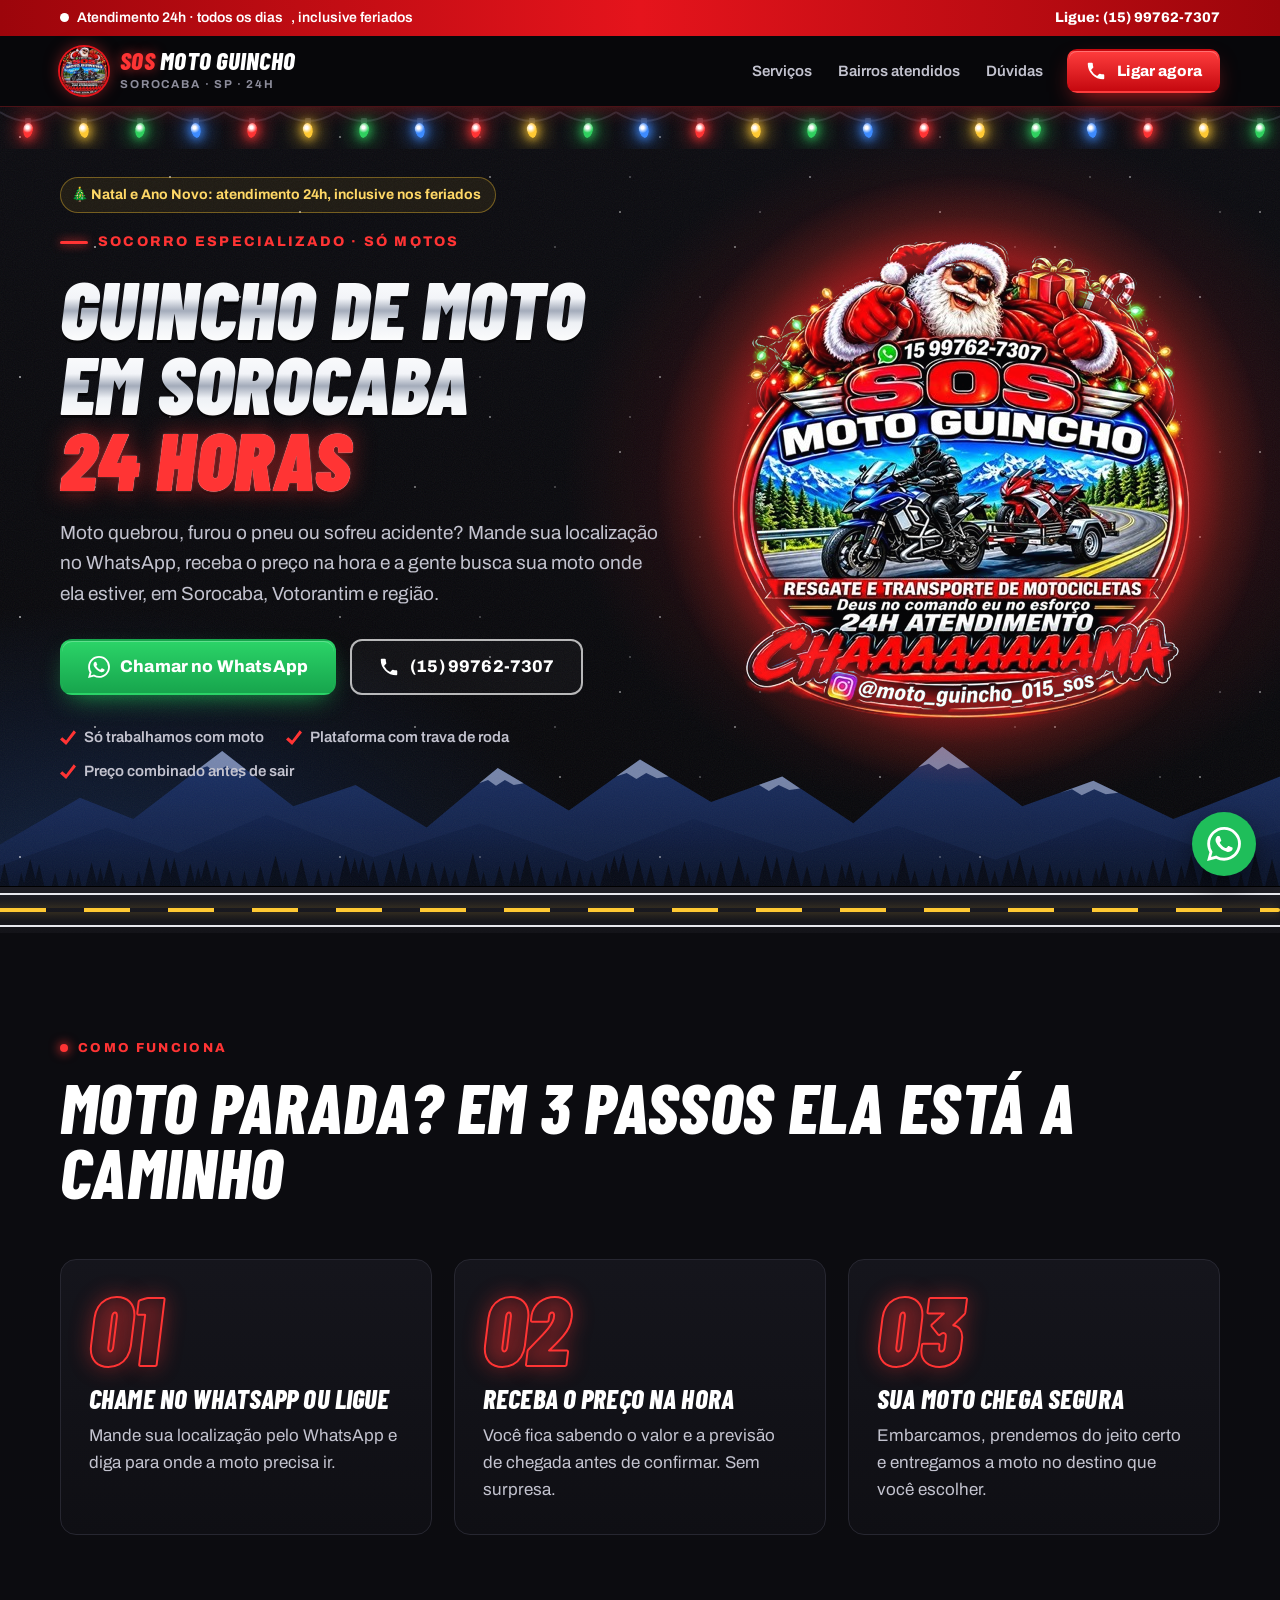
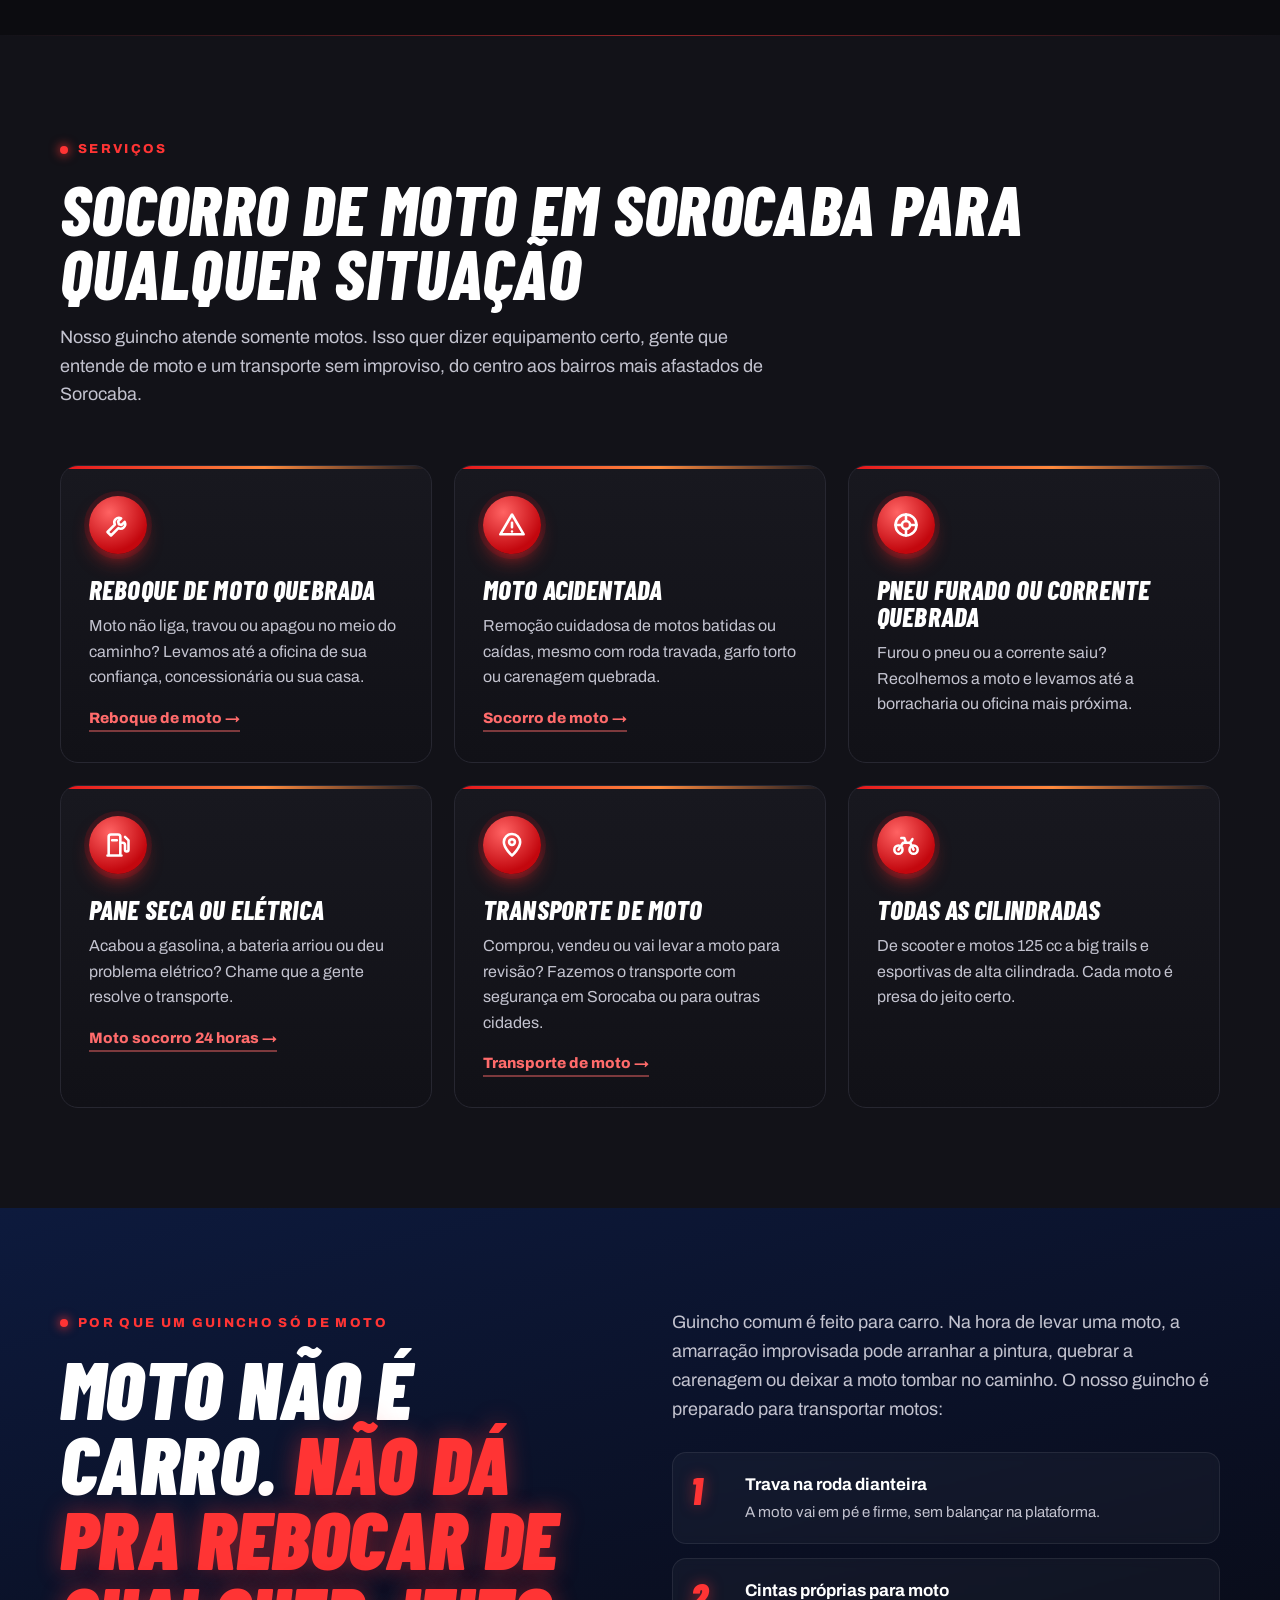
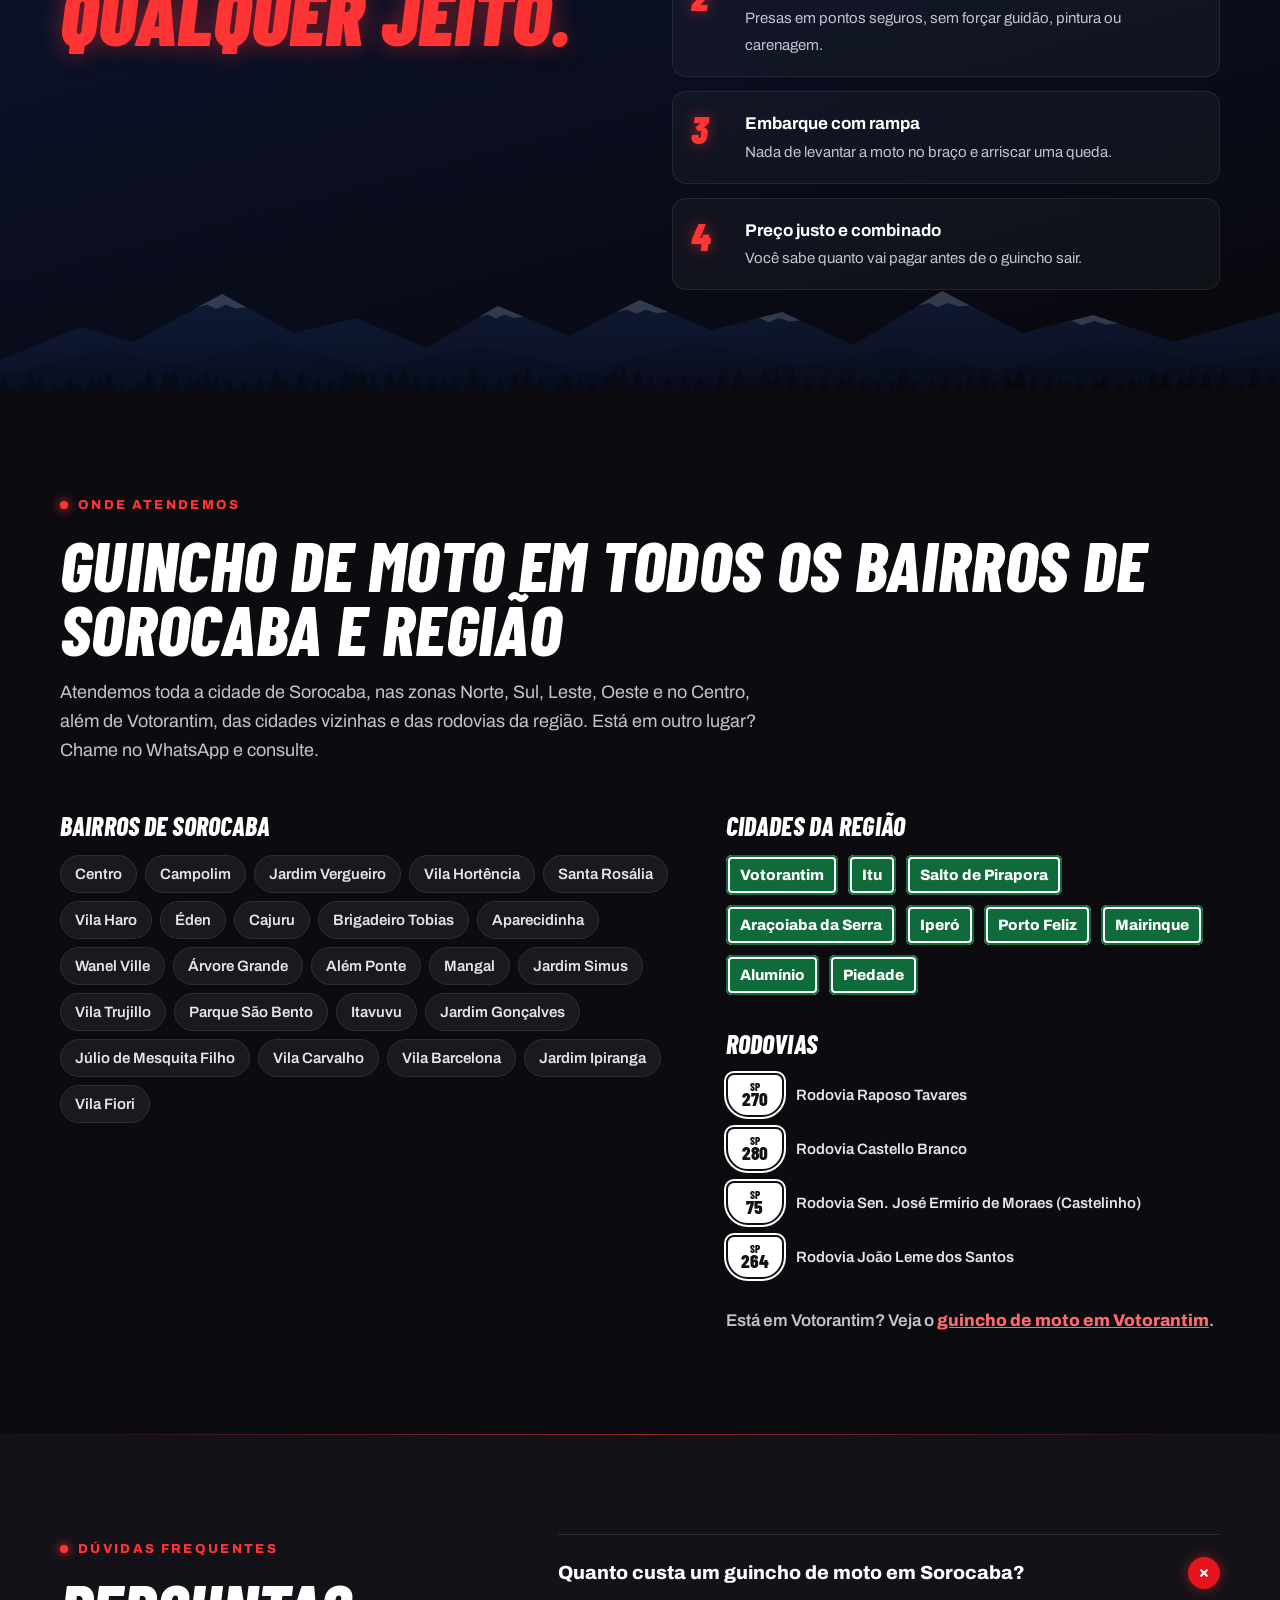
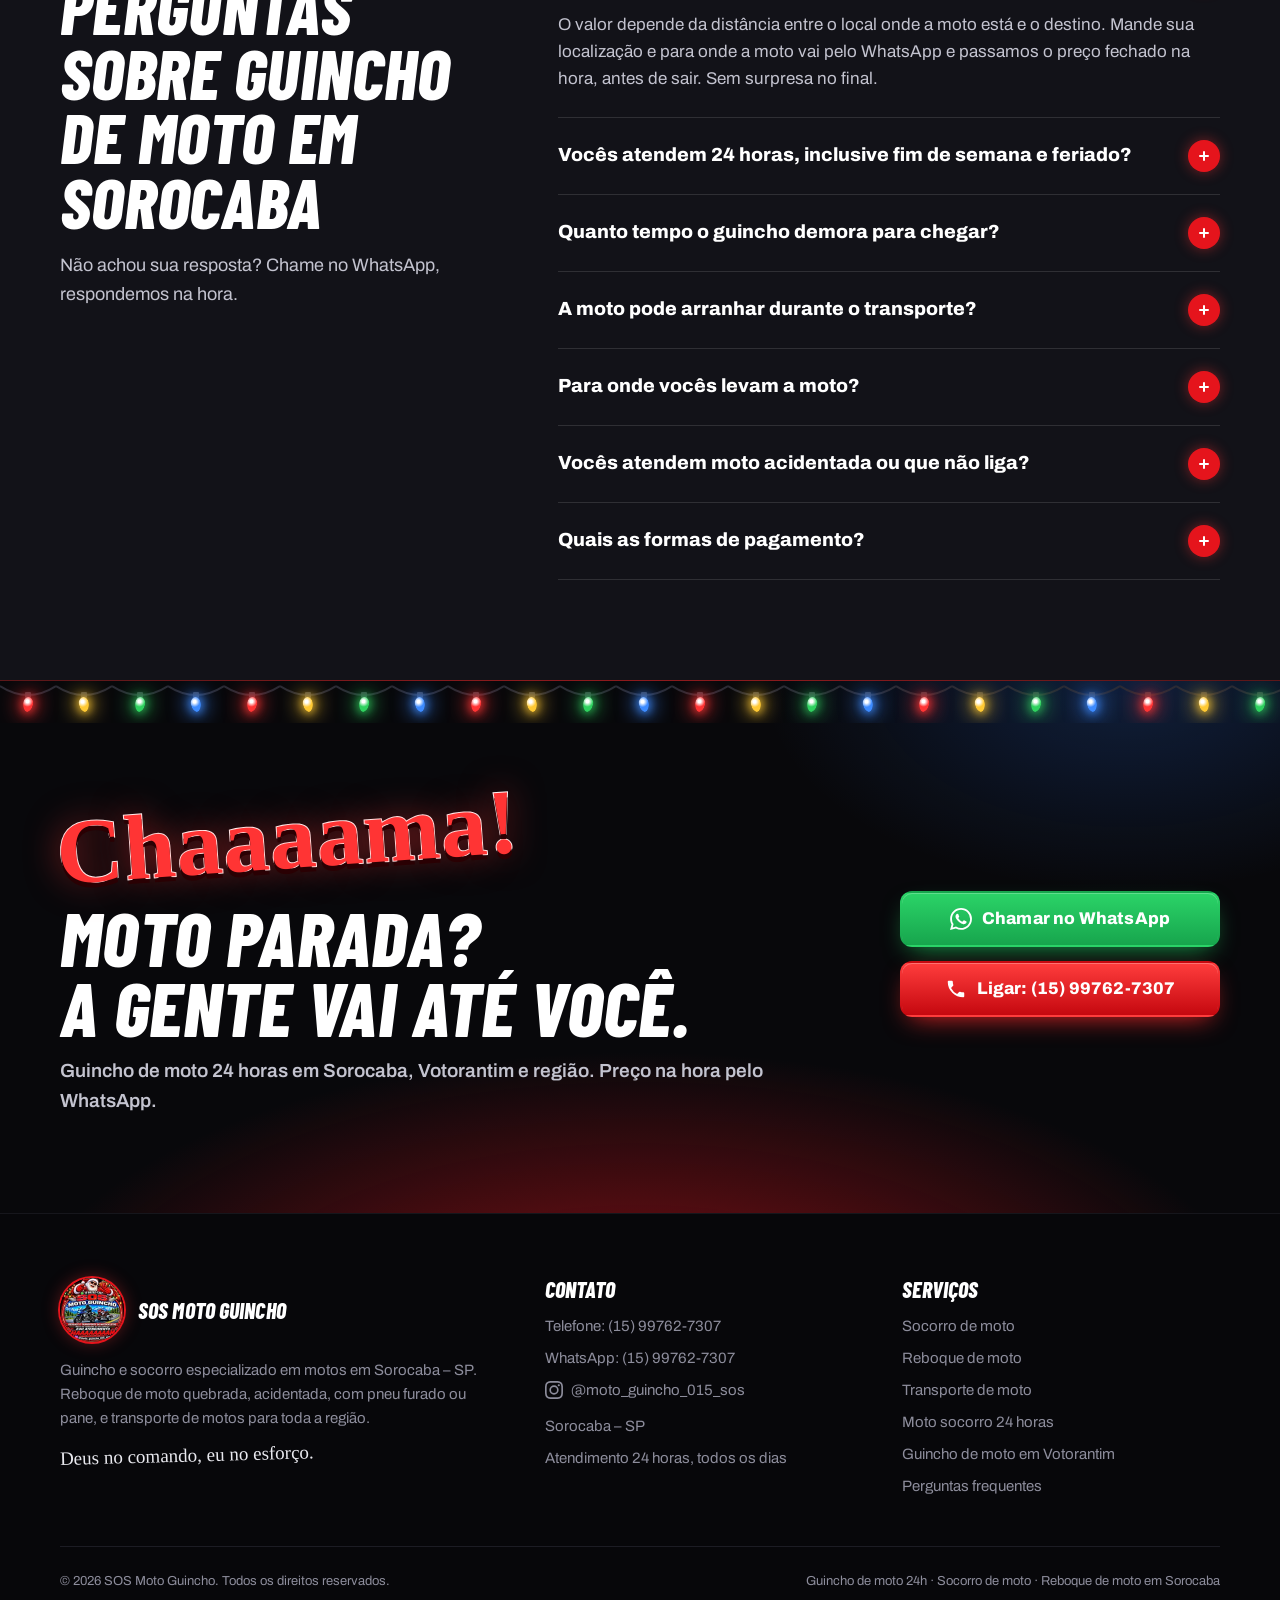
<file: index.html>
<!doctype html>
<!-- Enfeites de Natal: para desligar, tire class="natal" abaixo -->
<html lang="pt-BR" class="natal">
<head>
<meta charset="utf-8">
<meta name="viewport" content="width=device-width, initial-scale=1">
<title>Guincho de Moto em Sorocaba 24h | SOS Moto Guincho</title>
<meta name="description" content="SOS Moto Guincho: guincho e socorro de moto 24h em Sorocaba, Votorantim e região. Pane, pneu furado, moto acidentada. WhatsApp (15) 99762-7307.">
<link rel="canonical" href="https://sos-moto-guincho.vercel.app/">
<meta name="robots" content="index, follow, max-image-preview:large">
<meta name="theme-color" content="#07070a">
<meta name="geo.region" content="BR-SP">
<meta name="geo.placename" content="Sorocaba">
<meta property="og:type" content="website">
<meta property="og:locale" content="pt_BR">
<meta property="og:site_name" content="SOS Moto Guincho">
<meta property="og:title" content="Guincho de Moto em Sorocaba 24h – Socorro só de motos">
<meta property="og:description" content="Moto quebrou? Chame no WhatsApp e receba o preço na hora. Atendimento 24h em Sorocaba, Votorantim e região.">
<meta property="og:url" content="https://sos-moto-guincho.vercel.app/">
<meta property="og:image" content="https://sos-moto-guincho.vercel.app/img/og-image.jpg">
<meta property="og:image:width" content="1200">
<meta property="og:image:height" content="628">
<meta property="og:image:alt" content="SOS Moto Guincho – guincho de moto 24h em Sorocaba">
<meta name="twitter:card" content="summary_large_image">
<meta name="twitter:image" content="https://sos-moto-guincho.vercel.app/img/og-image.jpg">
<link rel="icon" href="favicon.svg" type="image/svg+xml">
<link rel="apple-touch-icon" href="apple-touch-icon.png">
<link rel="preload" as="image" href="img/logo-480.jpg" imagesrcset="img/logo-480.jpg 480w, img/logo-720.jpg 720w" imagesizes="(max-width: 980px) 340px, 480px">
<link rel="preconnect" href="https://fonts.googleapis.com">
<link rel="preconnect" href="https://fonts.gstatic.com" crossorigin>
<link href="https://fonts.googleapis.com/css2?family=Archivo:wght@400;600;800&family=Barlow+Condensed:ital,wght@1,800;1,900&family=Permanent+Marker&display=swap" rel="stylesheet">

<script type="application/ld+json">
{
  "@context": "https://schema.org",
  "@graph": [
    {
      "@type": ["AutomotiveBusiness", "EmergencyService"],
      "@id": "https://sos-moto-guincho.vercel.app/#empresa",
      "name": "SOS Moto Guincho",
      "description": "Guincho e socorro especializado em motos em Sorocaba, Votorantim e região, 24 horas. Reboque de moto quebrada, acidentada, com pneu furado ou pane, e transporte de motos.",
      "url": "https://sos-moto-guincho.vercel.app/",
      "telephone": "+55-15-99762-7307",
      "logo": "https://sos-moto-guincho.vercel.app/img/logo-480.jpg",
      "image": ["https://sos-moto-guincho.vercel.app/img/og-image.jpg", "https://sos-moto-guincho.vercel.app/img/logo-480.jpg"],
      "sameAs": ["https://www.instagram.com/moto_guincho_015_sos/"],
      "slogan": "Deus no comando, eu no esforço",
      "priceRange": "$$",
      "currenciesAccepted": "BRL",
      "paymentAccepted": "Pix, dinheiro, cartão de débito, cartão de crédito",
      "address": {
        "@type": "PostalAddress",
        "addressLocality": "Sorocaba",
        "addressRegion": "SP",
        "addressCountry": "BR"
      },
      "areaServed": [
        { "@type": "City", "name": "Sorocaba" },
        { "@type": "City", "name": "Votorantim" },
        { "@type": "City", "name": "Itu" },
        { "@type": "City", "name": "Salto de Pirapora" },
        { "@type": "City", "name": "Araçoiaba da Serra" },
        { "@type": "City", "name": "Iperó" },
        { "@type": "City", "name": "Porto Feliz" },
        { "@type": "City", "name": "Mairinque" },
        { "@type": "City", "name": "Alumínio" },
        { "@type": "City", "name": "Piedade" }
      ],
      "openingHoursSpecification": {
        "@type": "OpeningHoursSpecification",
        "dayOfWeek": ["Monday", "Tuesday", "Wednesday", "Thursday", "Friday", "Saturday", "Sunday"],
        "opens": "00:00",
        "closes": "23:59"
      },
      "hasOfferCatalog": {
        "@type": "OfferCatalog",
        "name": "Serviços de guincho de moto",
        "itemListElement": [
          { "@type": "Offer", "itemOffered": { "@type": "Service", "name": "Reboque de moto quebrada" } },
          { "@type": "Offer", "itemOffered": { "@type": "Service", "name": "Remoção de moto acidentada" } },
          { "@type": "Offer", "itemOffered": { "@type": "Service", "name": "Socorro de moto com pneu furado ou corrente quebrada" } },
          { "@type": "Offer", "itemOffered": { "@type": "Service", "name": "Socorro de moto com pane seca ou elétrica" } },
          { "@type": "Offer", "itemOffered": { "@type": "Service", "name": "Transporte de motos" } }
        ]
      }
    },
    {
      "@type": "WebSite",
      "@id": "https://sos-moto-guincho.vercel.app/#site",
      "url": "https://sos-moto-guincho.vercel.app/",
      "name": "SOS Moto Guincho",
      "inLanguage": "pt-BR",
      "publisher": { "@id": "https://sos-moto-guincho.vercel.app/#empresa" }
    },
    {
      "@type": "FAQPage",
      "mainEntity": [
        { "@type": "Question", "name": "Quanto custa um guincho de moto em Sorocaba?",
          "acceptedAnswer": { "@type": "Answer", "text": "O valor depende da distância entre o local onde a moto está e o destino. Mande sua localização e para onde a moto vai pelo WhatsApp e passamos o preço fechado na hora, antes de sair. Sem surpresa no final." } },
        { "@type": "Question", "name": "Vocês atendem 24 horas, inclusive fim de semana e feriado?",
          "acceptedAnswer": { "@type": "Answer", "text": "Sim. O socorro de moto funciona 24 horas por dia, 7 dias por semana, inclusive domingos e feriados, em Sorocaba e nas cidades da região." } },
        { "@type": "Question", "name": "Quanto tempo o guincho demora para chegar?",
          "acceptedAnswer": { "@type": "Answer", "text": "Depende de onde você está e do trânsito no momento. Assim que você manda a localização, informamos a previsão real de chegada. Dentro de Sorocaba o atendimento costuma ser rápido." } },
        { "@type": "Question", "name": "A moto pode arranhar durante o transporte?",
          "acceptedAnswer": { "@type": "Answer", "text": "O transporte é feito em plataforma preparada para motos, com trava na roda dianteira e cintas próprias presas em pontos seguros. A moto vai em pé e firme durante todo o trajeto." } },
        { "@type": "Question", "name": "Para onde vocês levam a moto?",
          "acceptedAnswer": { "@type": "Answer", "text": "Para onde você precisar: oficina de sua confiança, concessionária, borracharia, sua casa ou outro endereço. Também fazemos transporte de moto para outras cidades, é só consultar." } },
        { "@type": "Question", "name": "Vocês atendem moto acidentada ou que não liga?",
          "acceptedAnswer": { "@type": "Answer", "text": "Sim. Rebocamos moto acidentada, com pane mecânica ou elétrica, sem combustível, com pneu furado ou corrente quebrada, de scooter a moto de alta cilindrada." } },
        { "@type": "Question", "name": "Quais as formas de pagamento?",
          "acceptedAnswer": { "@type": "Answer", "text": "Pix, dinheiro e cartão de débito ou crédito." } }
      ]
    }
  ]
}
</script>

<link rel="stylesheet" href="estilo.css">
</head>
<body>

<svg width="0" height="0" style="position:absolute" aria-hidden="true">
  <symbol id="i-zap" viewBox="0 0 24 24"><path d="M17.472 14.382c-.297-.149-1.758-.867-2.03-.967-.273-.099-.471-.148-.67.15-.197.297-.767.966-.94 1.164-.173.199-.347.223-.644.075-.297-.15-1.255-.463-2.39-1.475-.883-.788-1.48-1.761-1.653-2.059-.173-.297-.018-.458.13-.606.134-.133.298-.347.446-.52.149-.174.198-.298.298-.497.099-.198.05-.371-.025-.52-.075-.149-.669-1.612-.916-2.207-.242-.579-.487-.5-.669-.51-.173-.008-.371-.01-.57-.01-.198 0-.52.074-.792.372-.272.297-1.04 1.016-1.04 2.479 0 1.462 1.065 2.875 1.213 3.074.149.198 2.096 3.2 5.077 4.487.709.306 1.262.489 1.694.625.712.227 1.36.195 1.871.118.571-.085 1.758-.719 2.006-1.413.248-.694.248-1.289.173-1.413-.074-.124-.272-.198-.57-.347m-5.421 7.403h-.004a9.87 9.87 0 01-5.031-1.378l-.361-.214-3.741.982.998-3.648-.235-.374a9.86 9.86 0 01-1.51-5.26c.001-5.45 4.436-9.884 9.888-9.884 2.64 0 5.122 1.03 6.988 2.898a9.825 9.825 0 012.893 6.994c-.003 5.45-4.437 9.884-9.885 9.884m8.413-18.297A11.815 11.815 0 0012.05 0C5.495 0 .16 5.335.157 11.892c0 2.096.547 4.142 1.588 5.945L.057 24l6.305-1.654a11.882 11.882 0 005.683 1.448h.005c6.554 0 11.89-5.335 11.893-11.893a11.821 11.821 0 00-3.48-8.413z"/></symbol>
  <symbol id="i-tel" viewBox="0 0 24 24"><path d="M6.6 10.8a15.1 15.1 0 0 0 6.6 6.6l2.2-2.2a1 1 0 0 1 1-.25c1.12.37 2.33.57 3.6.57a1 1 0 0 1 1 1V20a1 1 0 0 1-1 1A17 17 0 0 1 3 4a1 1 0 0 1 1-1h3.5a1 1 0 0 1 1 1c0 1.25.2 2.45.57 3.57a1 1 0 0 1-.25 1z"/></symbol>
  <symbol id="i-insta" viewBox="0 0 24 24"><path d="M12 2.2c3.2 0 3.6 0 4.8.1 3.3.1 4.8 1.7 4.9 4.9.1 1.3.1 1.6.1 4.8s0 3.6-.1 4.8c-.1 3.2-1.7 4.8-4.9 4.9-1.3.1-1.6.1-4.8.1s-3.6 0-4.8-.1c-3.3-.1-4.8-1.7-4.9-4.9C2.2 15.6 2.2 15.2 2.2 12s0-3.6.1-4.8C2.4 3.9 3.9 2.4 7.2 2.3 8.4 2.2 8.8 2.2 12 2.2zM12 0C8.7 0 8.3 0 7.1.1 2.7.3.3 2.7.1 7.1 0 8.3 0 8.7 0 12s0 3.7.1 4.9c.2 4.4 2.6 6.8 7 7 1.2.1 1.6.1 4.9.1s3.7 0 4.9-.1c4.4-.2 6.8-2.6 7-7 .1-1.2.1-1.6.1-4.9s0-3.7-.1-4.9c-.2-4.4-2.6-6.8-7-7C15.7 0 15.3 0 12 0zm0 5.8a6.2 6.2 0 1 0 0 12.4 6.2 6.2 0 0 0 0-12.4zM12 16a4 4 0 1 1 0-8 4 4 0 0 1 0 8zm6.4-11.8a1.4 1.4 0 1 0 0 2.9 1.4 1.4 0 0 0 0-2.9z"/></symbol>
</svg>

<div class="topbar">
  <div class="wrap topbar__in">
    <span class="ao-vivo"><i></i> Atendimento 24h · todos os dias<span class="so-pc">, inclusive feriados</span></span>
    <a href="tel:+5515997627307">Ligue: (15) 99762-7307</a>
  </div>
</div>

<header class="header">
  <div class="wrap header__in">
    <a class="logo" href="./" aria-label="SOS Moto Guincho, página inicial">
      <img src="img/logo-128.jpg" width="48" height="48" alt="">
      <span><b><em>SOS</em> Moto Guincho</b><small>Sorocaba · SP · 24h</small></span>
    </a>
    <nav class="nav" aria-label="Menu principal">
      <a href="#servicos">Serviços</a>
      <a href="#areas">Bairros atendidos</a>
      <a href="#duvidas">Dúvidas</a>
    </nav>
    <a class="btn btn--vermelho btn--sm" href="tel:+5515997627307"><svg class="ico" fill="currentColor"><use href="#i-tel"/></svg>Ligar agora</a>
  </div>
</header>

<main>
<section class="hero" aria-labelledby="titulo">
  <div class="luzes" aria-hidden="true"><span></span><span></span><span></span><span></span><span></span><span></span><span></span><span></span><span></span><span></span><span></span><span></span><span></span><span></span><span></span><span></span><span></span><span></span><span></span><span></span><span></span><span></span><span></span><span></span><span></span><span></span><span></span><span></span><span></span><span></span><span></span><span></span><span></span><span></span><span></span><span></span><span></span><span></span><span></span><span></span></div>
  <div class="neve" aria-hidden="true"></div>
  <div class="wrap hero__grid">
    <div class="hero__txt">
      <p class="so-natal">🎄 Natal e Ano Novo: atendimento 24h, inclusive nos feriados</p>
      <p class="kicker">Socorro especializado · só motos</p>
      <h1 id="titulo">Guincho de moto em Sorocaba <span>24 horas</span></h1>
      <p class="lead">Moto quebrou, furou o pneu ou sofreu acidente? Mande sua localização no WhatsApp, receba o preço na hora e a gente busca sua moto onde ela estiver, em Sorocaba, Votorantim e região.</p>
      <div class="ctas">
        <a class="btn btn--zap" href="https://wa.me/5515997627307?text=Ol%C3%A1!%20Preciso%20de%20guincho%20para%20minha%20moto.%20Estou%20em%3A%20"><svg class="ico" fill="currentColor"><use href="#i-zap"/></svg>Chamar no WhatsApp</a>
        <a class="btn btn--linha" href="tel:+5515997627307"><svg class="ico" fill="currentColor"><use href="#i-tel"/></svg>(15) 99762-7307</a>
      </div>
      <ul class="selos">
        <li>Só trabalhamos com moto</li>
        <li>Plataforma com trava de roda</li>
        <li>Preço combinado antes de sair</li>
      </ul>
    </div>

    <div class="hero__arte">
      <div class="hero__logo">
        <img src="img/logo-480.jpg" srcset="img/logo-480.jpg 480w, img/logo-720.jpg 720w" sizes="(max-width: 980px) 340px, 480px" width="480" height="480" alt="Logo SOS Moto Guincho: resgate e transporte de motocicletas, atendimento 24 horas" fetchpriority="high">
      </div>
    </div>
  </div>
  <div class="serra" aria-hidden="true"></div>
  <div class="estrada" aria-hidden="true"></div>
</section>

<section class="secao" id="como-funciona" aria-labelledby="t-como">
  <div class="wrap">
    <span class="rotulo">Como funciona</span>
    <h2 id="t-como">Moto parada? Em 3 passos ela está a caminho</h2>
    <div class="passos">
      <div class="passo">
        <span class="passo__n">01</span>
        <h3>Chame no WhatsApp ou ligue</h3>
        <p>Mande sua localização pelo WhatsApp e diga para onde a moto precisa ir.</p>
      </div>
      <div class="passo">
        <span class="passo__n">02</span>
        <h3>Receba o preço na hora</h3>
        <p>Você fica sabendo o valor e a previsão de chegada antes de confirmar. Sem surpresa.</p>
      </div>
      <div class="passo">
        <span class="passo__n">03</span>
        <h3>Sua moto chega segura</h3>
        <p>Embarcamos, prendemos do jeito certo e entregamos a moto no destino que você escolher.</p>
      </div>
    </div>
  </div>
</section>

<section class="secao servicos" id="servicos" aria-labelledby="t-serv">
  <div class="wrap">
    <span class="rotulo">Serviços</span>
    <h2 id="t-serv">Socorro de moto em Sorocaba para qualquer situação</h2>
    <p class="intro">Nosso guincho atende somente motos. Isso quer dizer equipamento certo, gente que entende de moto e um transporte sem improviso, do centro aos bairros mais afastados de Sorocaba.</p>
    <div class="cards">
      <article class="card">
        <div class="card__ico"><svg viewBox="0 0 24 24" fill="none" stroke="#161616" stroke-width="2.2" stroke-linecap="round" stroke-linejoin="round"><path d="M14.7 6.3a4 4 0 0 0-5.4 5.4L3 18l3 3 6.3-6.3a4 4 0 0 0 5.4-5.4l-2.6 2.6-2.4-.6-.6-2.4z"/></svg></div>
        <h3>Reboque de moto quebrada</h3>
        <p>Moto não liga, travou ou apagou no meio do caminho? Levamos até a oficina de sua confiança, concessionária ou sua casa.</p>
        <a class="card__link" href="reboque-de-moto-sorocaba/">Reboque de moto →</a>
      </article>
      <article class="card">
        <div class="card__ico"><svg viewBox="0 0 24 24" fill="none" stroke="#161616" stroke-width="2.2" stroke-linecap="round" stroke-linejoin="round"><path d="M12 3L2 20h20L12 3z"/><path d="M12 10v4M12 17.5v.01"/></svg></div>
        <h3>Moto acidentada</h3>
        <p>Remoção cuidadosa de motos batidas ou caídas, mesmo com roda travada, garfo torto ou carenagem quebrada.</p>
        <a class="card__link" href="socorro-de-moto-sorocaba/">Socorro de moto →</a>
      </article>
      <article class="card">
        <div class="card__ico"><svg viewBox="0 0 24 24" fill="none" stroke="#161616" stroke-width="2.2" stroke-linecap="round" stroke-linejoin="round"><circle cx="12" cy="12" r="9"/><circle cx="12" cy="12" r="3.5"/><path d="M12 3v5.5M12 15.5V21M3 12h5.5M15.5 12H21"/></svg></div>
        <h3>Pneu furado ou corrente quebrada</h3>
        <p>Furou o pneu ou a corrente saiu? Recolhemos a moto e levamos até a borracharia ou oficina mais próxima.</p>
      </article>
      <article class="card">
        <div class="card__ico"><svg viewBox="0 0 24 24" fill="none" stroke="#161616" stroke-width="2.2" stroke-linecap="round" stroke-linejoin="round"><path d="M4 21V5a2 2 0 0 1 2-2h6a2 2 0 0 1 2 2v16M3 21h12M7 8h4"/><path d="M14 10h2a2 2 0 0 1 2 2v4a1.5 1.5 0 0 0 3 0V8l-3-3"/></svg></div>
        <h3>Pane seca ou elétrica</h3>
        <p>Acabou a gasolina, a bateria arriou ou deu problema elétrico? Chame que a gente resolve o transporte.</p>
        <a class="card__link" href="moto-socorro-24-horas/">Moto socorro 24 horas →</a>
      </article>
      <article class="card">
        <div class="card__ico"><svg viewBox="0 0 24 24" fill="none" stroke="#161616" stroke-width="2.2" stroke-linecap="round" stroke-linejoin="round"><path d="M12 21s-7-6.2-7-11.5a7 7 0 0 1 14 0C19 14.8 12 21 12 21z"/><circle cx="12" cy="9.5" r="2.5"/></svg></div>
        <h3>Transporte de moto</h3>
        <p>Comprou, vendeu ou vai levar a moto para revisão? Fazemos o transporte com segurança em Sorocaba ou para outras cidades.</p>
        <a class="card__link" href="transporte-de-moto-sorocaba/">Transporte de moto →</a>
      </article>
      <article class="card">
        <div class="card__ico"><svg viewBox="0 0 24 24" fill="none" stroke="#161616" stroke-width="2.2" stroke-linecap="round" stroke-linejoin="round"><circle cx="5.5" cy="16" r="3.5"/><circle cx="18.5" cy="16" r="3.5"/><path d="M5.5 16l4-6h6l3 6M12 10l-1.5-4H8M15.5 10l2-3"/></svg></div>
        <h3>Todas as cilindradas</h3>
        <p>De scooter e motos 125 cc a big trails e esportivas de alta cilindrada. Cada moto é presa do jeito certo.</p>
      </article>
    </div>
  </div>
</section>

<section class="secao porque" aria-labelledby="t-porque">
  <div class="wrap porque__grid">
    <div>
      <span class="rotulo">Por que um guincho só de moto</span>
      <h2 id="t-porque" class="frase">Moto não é carro. <em>Não dá pra rebocar de qualquer jeito.</em></h2>
    </div>
    <div>
      <p>Guincho comum é feito para carro. Na hora de levar uma moto, a amarração improvisada pode arranhar a pintura, quebrar a carenagem ou deixar a moto tombar no caminho. O nosso guincho é preparado para transportar motos:</p>
      <ul class="lista">
        <li><span class="num">1</span><div><b>Trava na roda dianteira</b><span>A moto vai em pé e firme, sem balançar na plataforma.</span></div></li>
        <li><span class="num">2</span><div><b>Cintas próprias para moto</b><span>Presas em pontos seguros, sem forçar guidão, pintura ou carenagem.</span></div></li>
        <li><span class="num">3</span><div><b>Embarque com rampa</b><span>Nada de levantar a moto no braço e arriscar uma queda.</span></div></li>
        <li><span class="num">4</span><div><b>Preço justo e combinado</b><span>Você sabe quanto vai pagar antes de o guincho sair.</span></div></li>
      </ul>
    </div>
  </div>
</section>

<section class="secao areas" id="areas" aria-labelledby="t-areas">
  <div class="wrap">
    <span class="rotulo">Onde atendemos</span>
    <h2 id="t-areas">Guincho de moto em todos os bairros de Sorocaba e região</h2>
    <p class="intro">Atendemos toda a cidade de Sorocaba, nas zonas Norte, Sul, Leste, Oeste e no Centro, além de Votorantim, das cidades vizinhas e das rodovias da região. Está em outro lugar? Chame no WhatsApp e consulte.</p>
    <div class="areas__grid">
      <div>
        <h3>Bairros de Sorocaba</h3>
        <ul class="chips">
          <li>Centro</li><li>Campolim</li><li>Jardim Vergueiro</li><li>Vila Hortência</li><li>Santa Rosália</li>
          <li>Vila Haro</li><li>Éden</li><li>Cajuru</li><li>Brigadeiro Tobias</li><li>Aparecidinha</li>
          <li>Wanel Ville</li><li>Árvore Grande</li><li>Além Ponte</li><li>Mangal</li><li>Jardim Simus</li>
          <li>Vila Trujillo</li><li>Parque São Bento</li><li>Itavuvu</li><li>Jardim Gonçalves</li><li>Júlio de Mesquita Filho</li>
          <li>Vila Carvalho</li><li>Vila Barcelona</li><li>Jardim Ipiranga</li><li>Vila Fiori</li>
        </ul>
      </div>
      <div>
        <h3>Cidades da região</h3>
        <ul class="placas">
          <li>Votorantim</li><li>Itu</li><li>Salto de Pirapora</li><li>Araçoiaba da Serra</li><li>Iperó</li>
          <li>Porto Feliz</li><li>Mairinque</li><li>Alumínio</li><li>Piedade</li>
        </ul>
        <h3>Rodovias</h3>
        <ul class="rodovias">
          <li><span class="escudo"><span><small>SP</small>270</span></span>Rodovia Raposo Tavares</li>
          <li><span class="escudo"><span><small>SP</small>280</span></span>Rodovia Castello Branco</li>
          <li><span class="escudo"><span><small>SP</small>75</span></span>Rodovia Sen. José Ermírio de Moraes (Castelinho)</li>
          <li><span class="escudo"><span><small>SP</small>264</span></span>Rodovia João Leme dos Santos</li>
        </ul>
        <p class="areas__mais">Está em Votorantim? Veja o <a href="guincho-de-moto-votorantim/">guincho de moto em Votorantim</a>.</p>
      </div>
    </div>
  </div>
</section>

<section class="secao faq" id="duvidas" aria-labelledby="t-faq">
  <div class="wrap faq__grid">
    <div>
      <span class="rotulo">Dúvidas frequentes</span>
      <h2 id="t-faq">Perguntas sobre guincho de moto em Sorocaba</h2>
      <p class="intro">Não achou sua resposta? Chame no WhatsApp, respondemos na hora.</p>
    </div>
    <div class="faq__lista">
      <details open>
        <summary>Quanto custa um guincho de moto em Sorocaba?</summary>
        <p>O valor depende da distância entre o local onde a moto está e o destino. Mande sua localização e para onde a moto vai pelo WhatsApp e passamos o preço fechado na hora, antes de sair. Sem surpresa no final.</p>
      </details>
      <details>
        <summary>Vocês atendem 24 horas, inclusive fim de semana e feriado?</summary>
        <p>Sim. O socorro de moto funciona 24 horas por dia, 7 dias por semana, inclusive domingos e feriados, em Sorocaba e nas cidades da região.</p>
      </details>
      <details>
        <summary>Quanto tempo o guincho demora para chegar?</summary>
        <p>Depende de onde você está e do trânsito no momento. Assim que você manda a localização, informamos a previsão real de chegada. Dentro de Sorocaba o atendimento costuma ser rápido.</p>
      </details>
      <details>
        <summary>A moto pode arranhar durante o transporte?</summary>
        <p>O transporte é feito em plataforma preparada para motos, com trava na roda dianteira e cintas próprias presas em pontos seguros. A moto vai em pé e firme durante todo o trajeto.</p>
      </details>
      <details>
        <summary>Para onde vocês levam a moto?</summary>
        <p>Para onde você precisar: oficina de sua confiança, concessionária, borracharia, sua casa ou outro endereço. Também fazemos transporte de moto para outras cidades, é só consultar.</p>
      </details>
      <details>
        <summary>Vocês atendem moto acidentada ou que não liga?</summary>
        <p>Sim. Rebocamos moto acidentada, com pane mecânica ou elétrica, sem combustível, com pneu furado ou corrente quebrada, de scooter a moto de alta cilindrada.</p>
      </details>
      <details>
        <summary>Quais as formas de pagamento?</summary>
        <p>Pix, dinheiro e cartão de débito ou crédito.</p>
      </details>
    </div>
  </div>
</section>

<section class="final" id="contato" aria-labelledby="t-final">
  <div class="luzes" aria-hidden="true"><span></span><span></span><span></span><span></span><span></span><span></span><span></span><span></span><span></span><span></span><span></span><span></span><span></span><span></span><span></span><span></span><span></span><span></span><span></span><span></span><span></span><span></span><span></span><span></span><span></span><span></span><span></span><span></span><span></span><span></span><span></span><span></span><span></span><span></span><span></span><span></span><span></span><span></span><span></span><span></span></div>
  <div class="wrap final__in">
    <div>
      <p class="chama" aria-hidden="true">Chaaaama!</p>
      <h2 id="t-final">Moto parada?<br>A gente vai até você.</h2>
      <p>Guincho de moto 24 horas em Sorocaba, Votorantim e região. Preço na hora pelo WhatsApp.</p>
    </div>
    <div class="ctas">
      <a class="btn btn--zap" href="https://wa.me/5515997627307?text=Ol%C3%A1!%20Preciso%20de%20guincho%20para%20minha%20moto.%20Estou%20em%3A%20"><svg class="ico" fill="currentColor"><use href="#i-zap"/></svg>Chamar no WhatsApp</a>
      <a class="btn btn--vermelho" href="tel:+5515997627307"><svg class="ico" fill="currentColor"><use href="#i-tel"/></svg>Ligar: (15) 99762-7307</a>
    </div>
  </div>
</section>
</main>

<footer class="rodape">
  <div class="wrap">
    <div class="rodape__grid">
      <div>
        <div class="rodape__marca"><img src="img/logo-128.jpg" width="64" height="64" alt="" loading="lazy"><h3>SOS Moto Guincho</h3></div>
        <p>Guincho e socorro especializado em motos em Sorocaba – SP. Reboque de moto quebrada, acidentada, com pneu furado ou pane, e transporte de motos para toda a região.</p>
        <p class="lema">Deus no comando, eu no esforço.</p>
      </div>
      <div>
        <h3>Contato</h3>
        <ul>
          <li><a href="tel:+5515997627307">Telefone: (15) 99762-7307</a></li>
          <li><a href="https://wa.me/5515997627307">WhatsApp: (15) 99762-7307</a></li>
          <li><a class="insta" href="https://www.instagram.com/moto_guincho_015_sos/" rel="noopener" target="_blank"><svg aria-hidden="true"><use href="#i-insta"/></svg>@moto_guincho_015_sos</a></li>
          <li>Sorocaba – SP</li>
          <li>Atendimento 24 horas, todos os dias</li>
        </ul>
      </div>
      <div>
        <h3>Serviços</h3>
        <ul>
          <li><a href="socorro-de-moto-sorocaba/">Socorro de moto</a></li>
          <li><a href="reboque-de-moto-sorocaba/">Reboque de moto</a></li>
          <li><a href="transporte-de-moto-sorocaba/">Transporte de moto</a></li>
          <li><a href="moto-socorro-24-horas/">Moto socorro 24 horas</a></li>
          <li><a href="guincho-de-moto-votorantim/">Guincho de moto em Votorantim</a></li>
          <li><a href="#duvidas">Perguntas frequentes</a></li>
        </ul>
      </div>
    </div>
    <div class="rodape__base">
      <span>© <span id="ano">2026</span> SOS Moto Guincho. Todos os direitos reservados.</span>
      <span>Guincho de moto 24h · Socorro de moto · Reboque de moto em Sorocaba</span>
    </div>
  </div>
</footer>

<a class="zap-flutua" href="https://wa.me/5515997627307?text=Ol%C3%A1!%20Preciso%20de%20guincho%20para%20minha%20moto.%20Estou%20em%3A%20" aria-label="Chamar no WhatsApp"><svg><use href="#i-zap"/></svg></a>

<nav class="barra-mobile" aria-label="Contato rápido">
  <a class="btn btn--vermelho" href="tel:+5515997627307"><svg class="ico" fill="currentColor"><use href="#i-tel"/></svg>Ligar</a>
  <a class="btn btn--zap" href="https://wa.me/5515997627307?text=Ol%C3%A1!%20Preciso%20de%20guincho%20para%20minha%20moto.%20Estou%20em%3A%20"><svg class="ico" fill="currentColor"><use href="#i-zap"/></svg>WhatsApp</a>
</nav>

<script>document.getElementById("ano").textContent=new Date().getFullYear();</script>
</body>
</html>
</file>
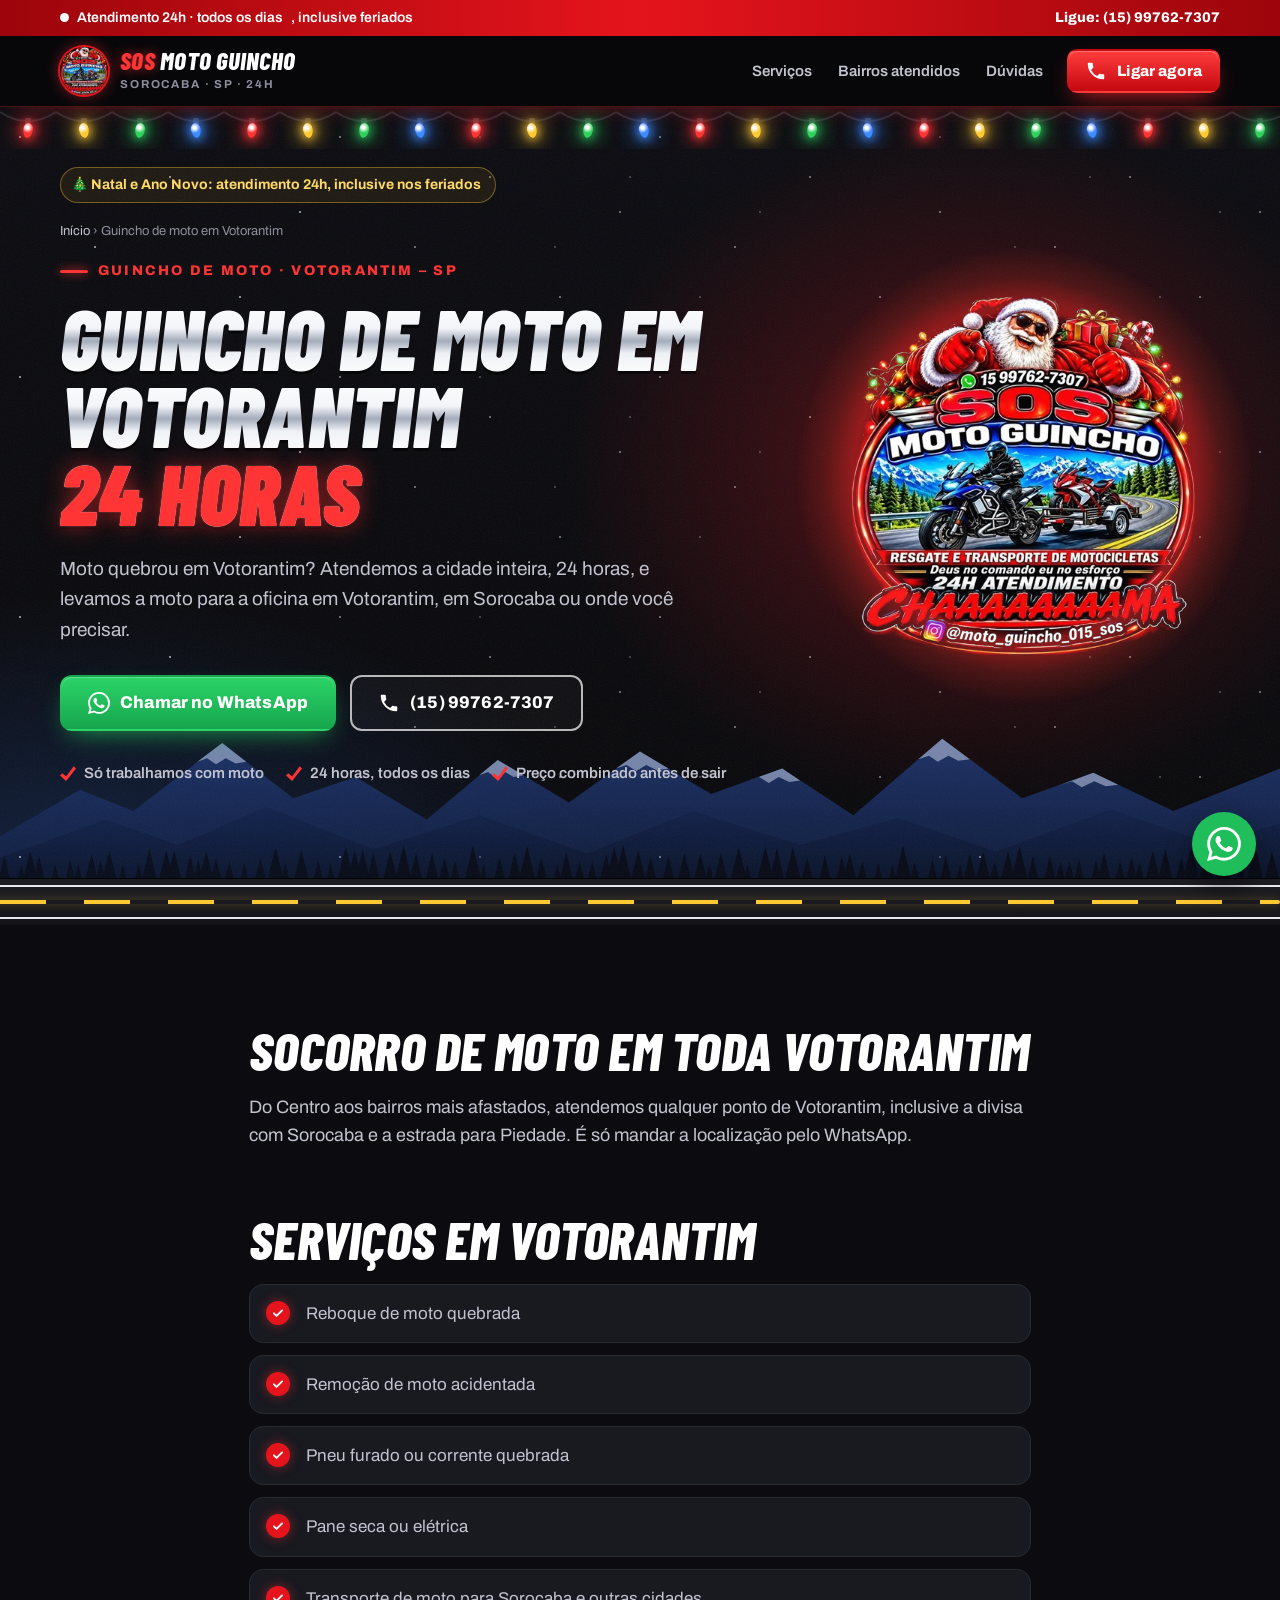
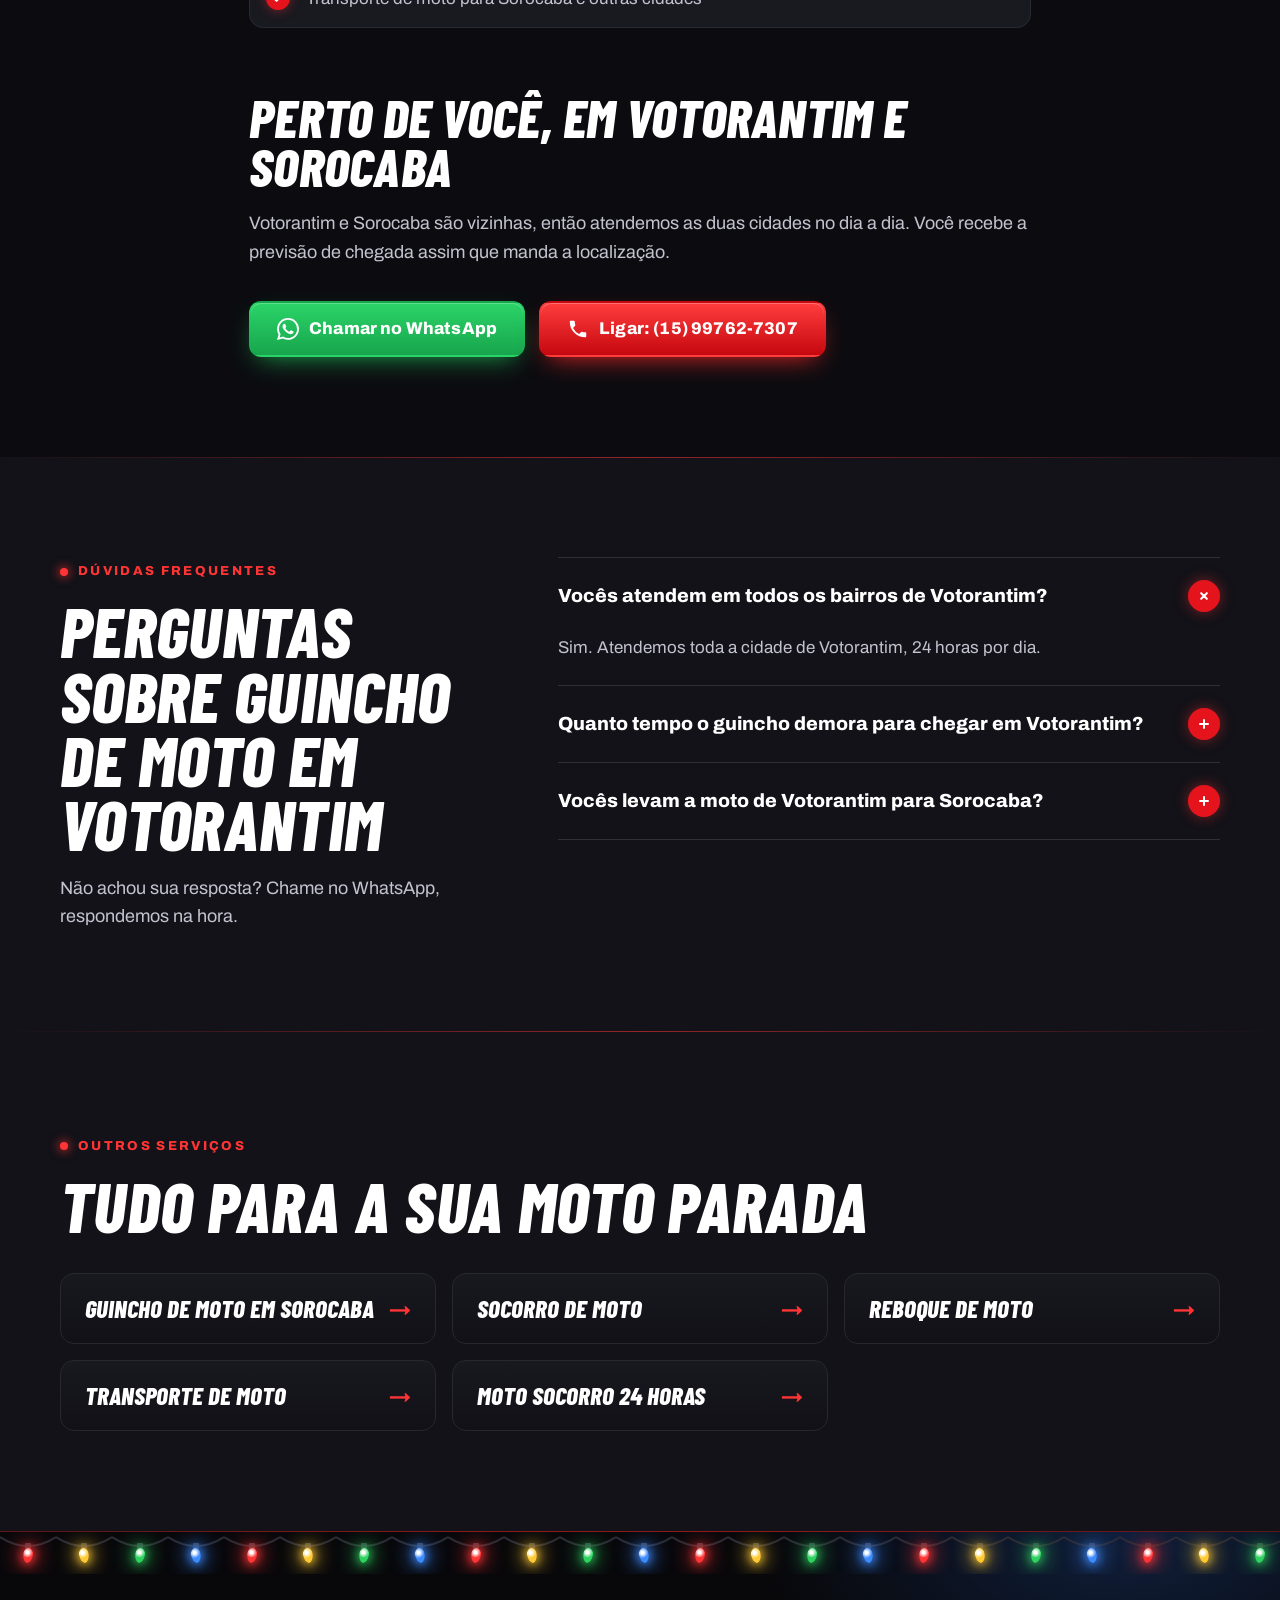
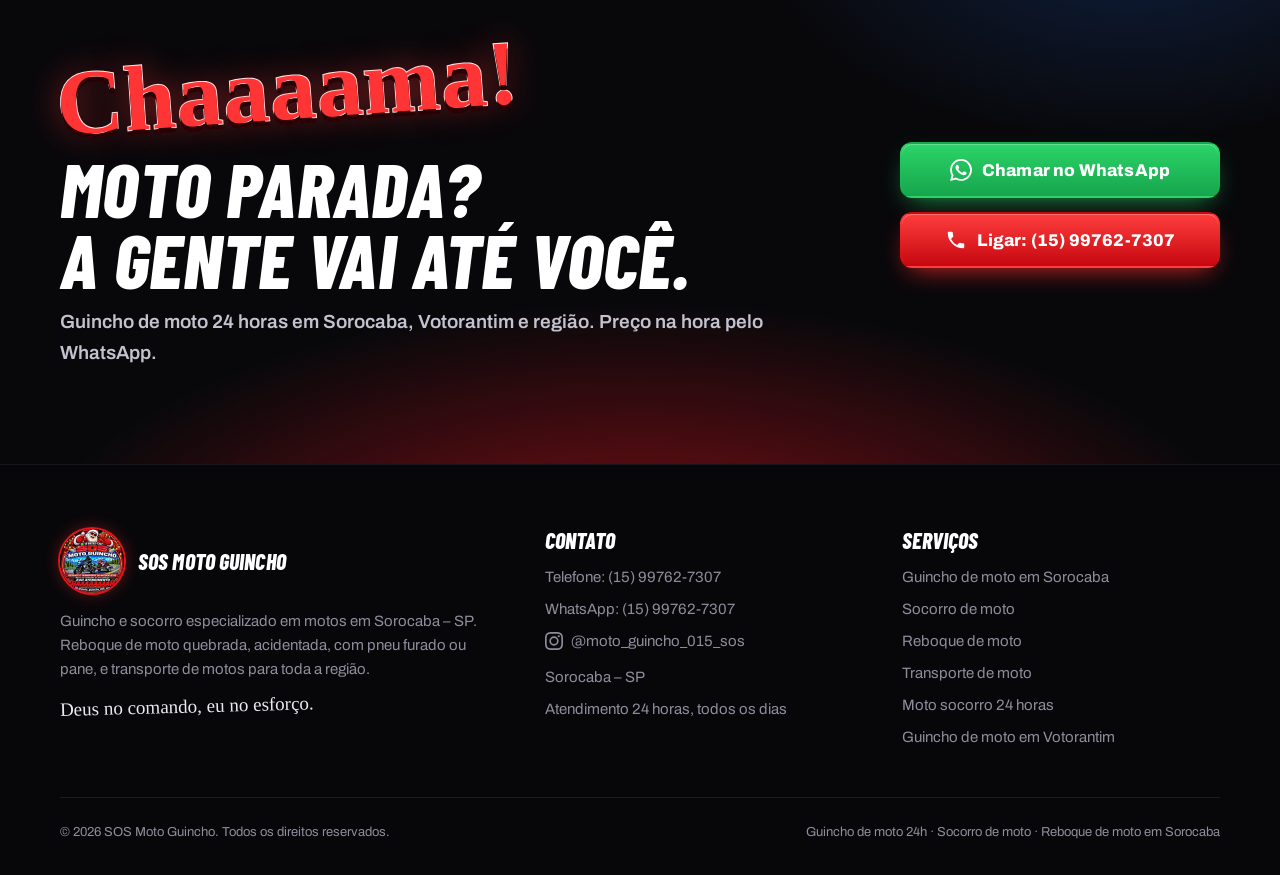
<file: guincho-de-moto-votorantim/index.html>
<!doctype html>
<!-- Enfeites de Natal: para desligar, tire class="natal" abaixo (ou TEMA_NATAL = False no gerador) -->
<html lang="pt-BR" class="natal">
<head>
<meta charset="utf-8">
<meta name="viewport" content="width=device-width, initial-scale=1">
<title>Guincho de Moto em Votorantim 24h | SOS Moto Guincho</title>
<meta name="description" content="Guincho de moto em Votorantim 24 horas. Socorro e reboque de moto quebrada ou acidentada em toda a cidade. WhatsApp (15) 99762-7307.">
<link rel="canonical" href="https://sos-moto-guincho.vercel.app/guincho-de-moto-votorantim/">
<meta name="robots" content="index, follow, max-image-preview:large">
<meta name="theme-color" content="#07070a">
<meta name="geo.region" content="BR-SP">
<meta name="geo.placename" content="Sorocaba">
<meta property="og:type" content="website">
<meta property="og:locale" content="pt_BR">
<meta property="og:site_name" content="SOS Moto Guincho">
<meta property="og:title" content="Guincho de Moto em Votorantim 24h | SOS Moto Guincho">
<meta property="og:description" content="Guincho de moto em Votorantim 24 horas. Socorro e reboque de moto quebrada ou acidentada em toda a cidade. WhatsApp (15) 99762-7307.">
<meta property="og:url" content="https://sos-moto-guincho.vercel.app/guincho-de-moto-votorantim/">
<meta property="og:image" content="https://sos-moto-guincho.vercel.app/img/og-image.jpg">
<meta property="og:image:width" content="1200">
<meta property="og:image:height" content="628">
<meta name="twitter:card" content="summary_large_image">
<meta name="twitter:image" content="https://sos-moto-guincho.vercel.app/img/og-image.jpg">
<link rel="icon" href="../favicon.svg" type="image/svg+xml">
<link rel="apple-touch-icon" href="../apple-touch-icon.png">
<link rel="preconnect" href="https://fonts.googleapis.com">
<link rel="preconnect" href="https://fonts.gstatic.com" crossorigin>
<link href="https://fonts.googleapis.com/css2?family=Archivo:wght@400;600;800&family=Barlow+Condensed:ital,wght@1,800;1,900&family=Permanent+Marker&display=swap" rel="stylesheet">
<link rel="stylesheet" href="../estilo.css">
<script type="application/ld+json">
{
  "@context": "https://schema.org",
  "@graph": [
    {
      "@type": "Service",
      "name": "Guincho de moto em Votorantim",
      "serviceType": "Guincho de moto",
      "description": "Guincho de moto em Votorantim 24 horas. Socorro e reboque de moto quebrada ou acidentada em toda a cidade. WhatsApp (15) 99762-7307.",
      "url": "https://sos-moto-guincho.vercel.app/guincho-de-moto-votorantim/",
      "areaServed": [
        {
          "@type": "City",
          "name": "Votorantim"
        },
        {
          "@type": "City",
          "name": "Sorocaba"
        }
      ],
      "provider": {
        "@type": [
          "AutomotiveBusiness",
          "EmergencyService"
        ],
        "@id": "https://sos-moto-guincho.vercel.app/#empresa",
        "name": "SOS Moto Guincho",
        "url": "https://sos-moto-guincho.vercel.app/",
        "telephone": "+55-15-99762-7307",
        "logo": "https://sos-moto-guincho.vercel.app/img/logo-480.jpg",
        "image": "https://sos-moto-guincho.vercel.app/img/og-image.jpg",
        "sameAs": [
          "https://www.instagram.com/moto_guincho_015_sos/"
        ],
        "address": {
          "@type": "PostalAddress",
          "addressLocality": "Sorocaba",
          "addressRegion": "SP",
          "addressCountry": "BR"
        }
      }
    },
    {
      "@type": "BreadcrumbList",
      "itemListElement": [
        {
          "@type": "ListItem",
          "position": 1,
          "name": "Início",
          "item": "https://sos-moto-guincho.vercel.app/"
        },
        {
          "@type": "ListItem",
          "position": 2,
          "name": "Guincho de moto em Votorantim",
          "item": "https://sos-moto-guincho.vercel.app/guincho-de-moto-votorantim/"
        }
      ]
    },
    {
      "@type": "FAQPage",
      "mainEntity": [
        {
          "@type": "Question",
          "name": "Vocês atendem em todos os bairros de Votorantim?",
          "acceptedAnswer": {
            "@type": "Answer",
            "text": "Sim. Atendemos toda a cidade de Votorantim, 24 horas por dia."
          }
        },
        {
          "@type": "Question",
          "name": "Quanto tempo o guincho demora para chegar em Votorantim?",
          "acceptedAnswer": {
            "@type": "Answer",
            "text": "Depende de onde você está e do trânsito. Assim que você manda a localização, informamos a previsão real de chegada."
          }
        },
        {
          "@type": "Question",
          "name": "Vocês levam a moto de Votorantim para Sorocaba?",
          "acceptedAnswer": {
            "@type": "Answer",
            "text": "Sim. Levamos para oficinas e concessionárias em Votorantim, em Sorocaba ou em outra cidade."
          }
        }
      ]
    }
  ]
}
</script>
</head>
<body>

<svg width="0" height="0" style="position:absolute" aria-hidden="true">
  <symbol id="i-zap" viewBox="0 0 24 24"><path d="M17.472 14.382c-.297-.149-1.758-.867-2.03-.967-.273-.099-.471-.148-.67.15-.197.297-.767.966-.94 1.164-.173.199-.347.223-.644.075-.297-.15-1.255-.463-2.39-1.475-.883-.788-1.48-1.761-1.653-2.059-.173-.297-.018-.458.13-.606.134-.133.298-.347.446-.52.149-.174.198-.298.298-.497.099-.198.05-.371-.025-.52-.075-.149-.669-1.612-.916-2.207-.242-.579-.487-.5-.669-.51-.173-.008-.371-.01-.57-.01-.198 0-.52.074-.792.372-.272.297-1.04 1.016-1.04 2.479 0 1.462 1.065 2.875 1.213 3.074.149.198 2.096 3.2 5.077 4.487.709.306 1.262.489 1.694.625.712.227 1.36.195 1.871.118.571-.085 1.758-.719 2.006-1.413.248-.694.248-1.289.173-1.413-.074-.124-.272-.198-.57-.347m-5.421 7.403h-.004a9.87 9.87 0 01-5.031-1.378l-.361-.214-3.741.982.998-3.648-.235-.374a9.86 9.86 0 01-1.51-5.26c.001-5.45 4.436-9.884 9.888-9.884 2.64 0 5.122 1.03 6.988 2.898a9.825 9.825 0 012.893 6.994c-.003 5.45-4.437 9.884-9.885 9.884m8.413-18.297A11.815 11.815 0 0012.05 0C5.495 0 .16 5.335.157 11.892c0 2.096.547 4.142 1.588 5.945L.057 24l6.305-1.654a11.882 11.882 0 005.683 1.448h.005c6.554 0 11.89-5.335 11.893-11.893a11.821 11.821 0 00-3.48-8.413z"/></symbol>
  <symbol id="i-tel" viewBox="0 0 24 24"><path d="M6.6 10.8a15.1 15.1 0 0 0 6.6 6.6l2.2-2.2a1 1 0 0 1 1-.25c1.12.37 2.33.57 3.6.57a1 1 0 0 1 1 1V20a1 1 0 0 1-1 1A17 17 0 0 1 3 4a1 1 0 0 1 1-1h3.5a1 1 0 0 1 1 1c0 1.25.2 2.45.57 3.57a1 1 0 0 1-.25 1z"/></symbol>
  <symbol id="i-insta" viewBox="0 0 24 24"><path d="M12 2.2c3.2 0 3.6 0 4.8.1 3.3.1 4.8 1.7 4.9 4.9.1 1.3.1 1.6.1 4.8s0 3.6-.1 4.8c-.1 3.2-1.7 4.8-4.9 4.9-1.3.1-1.6.1-4.8.1s-3.6 0-4.8-.1c-3.3-.1-4.8-1.7-4.9-4.9C2.2 15.6 2.2 15.2 2.2 12s0-3.6.1-4.8C2.4 3.9 3.9 2.4 7.2 2.3 8.4 2.2 8.8 2.2 12 2.2zM12 0C8.7 0 8.3 0 7.1.1 2.7.3.3 2.7.1 7.1 0 8.3 0 8.7 0 12s0 3.7.1 4.9c.2 4.4 2.6 6.8 7 7 1.2.1 1.6.1 4.9.1s3.7 0 4.9-.1c4.4-.2 6.8-2.6 7-7 .1-1.2.1-1.6.1-4.9s0-3.7-.1-4.9c-.2-4.4-2.6-6.8-7-7C15.7 0 15.3 0 12 0zm0 5.8a6.2 6.2 0 1 0 0 12.4 6.2 6.2 0 0 0 0-12.4zM12 16a4 4 0 1 1 0-8 4 4 0 0 1 0 8zm6.4-11.8a1.4 1.4 0 1 0 0 2.9 1.4 1.4 0 0 0 0-2.9z"/></symbol>
</svg>

<div class="topbar">
  <div class="wrap topbar__in">
    <span class="ao-vivo"><i></i> Atendimento 24h · todos os dias<span class="so-pc">, inclusive feriados</span></span>
    <a href="tel:+5515997627307">Ligue: (15) 99762-7307</a>
  </div>
</div>

<header class="header">
  <div class="wrap header__in">
    <a class="logo" href="../" aria-label="SOS Moto Guincho, página inicial">
      <img src="../img/logo-128.jpg" width="48" height="48" alt="">
      <span><b><em>SOS</em> Moto Guincho</b><small>Sorocaba · SP · 24h</small></span>
    </a>
    <nav class="nav" aria-label="Menu principal">
      <a href="../#servicos">Serviços</a>
      <a href="../#areas">Bairros atendidos</a>
      <a href="#duvidas">Dúvidas</a>
    </nav>
    <a class="btn btn--vermelho btn--sm" href="tel:+5515997627307"><svg class="ico" fill="currentColor"><use href="#i-tel"/></svg>Ligar agora</a>
  </div>
</header>

<main>
<section class="hero hero--sub" aria-labelledby="titulo">
  <div class="luzes" aria-hidden="true"><span></span><span></span><span></span><span></span><span></span><span></span><span></span><span></span><span></span><span></span><span></span><span></span><span></span><span></span><span></span><span></span><span></span><span></span><span></span><span></span><span></span><span></span><span></span><span></span><span></span><span></span><span></span><span></span><span></span><span></span><span></span><span></span><span></span><span></span><span></span><span></span><span></span><span></span><span></span><span></span></div>
  <div class="neve" aria-hidden="true"></div>
  <div class="wrap hero__grid">
    <div class="hero__txt">
      <p class="so-natal">🎄 Natal e Ano Novo: atendimento 24h, inclusive nos feriados</p>
      <p class="migalha"><a href="../">Início</a> › Guincho de moto em Votorantim</p>
      <p class="kicker">Guincho de moto · Votorantim – SP</p>
      <h1 id="titulo">Guincho de moto em Votorantim <span>24 horas</span></h1>
      <p class="lead">Moto quebrou em Votorantim? Atendemos a cidade inteira, 24 horas, e levamos a moto para a oficina em Votorantim, em Sorocaba ou onde você precisar.</p>
      <div class="ctas">
        <a class="btn btn--zap" href="https://wa.me/5515997627307?text=Ol%C3%A1!%20Preciso%20de%20guincho%20para%20minha%20moto.%20Estou%20em%3A%20"><svg class="ico" fill="currentColor"><use href="#i-zap"/></svg>Chamar no WhatsApp</a>
        <a class="btn btn--linha" href="tel:+5515997627307"><svg class="ico" fill="currentColor"><use href="#i-tel"/></svg>(15) 99762-7307</a>
      </div>
      <ul class="selos">
        <li>Só trabalhamos com moto</li>
        <li>24 horas, todos os dias</li>
        <li>Preço combinado antes de sair</li>
      </ul>
    </div>
    <div class="hero__arte">
      <div class="hero__logo">
        <img src="../img/logo-480.jpg" srcset="../img/logo-480.jpg 480w, ../img/logo-720.jpg 720w" sizes="(max-width: 980px) 280px, 360px" width="480" height="480" alt="Logo SOS Moto Guincho: resgate e transporte de motocicletas 24 horas">
      </div>
    </div>
  </div>
  <div class="serra" aria-hidden="true"></div>
  <div class="estrada" aria-hidden="true"></div>
</section>

<section class="secao">
  <div class="wrap texto">
<h2>Socorro de moto em toda Votorantim</h2>
<p>Do Centro aos bairros mais afastados, atendemos qualquer ponto de Votorantim, inclusive a divisa com Sorocaba e a estrada para Piedade. É só mandar a localização pelo WhatsApp.</p>
<h2>Serviços em Votorantim</h2>
<ul class='checks'><li><div>Reboque de moto quebrada</div></li><li><div>Remoção de moto acidentada</div></li><li><div>Pneu furado ou corrente quebrada</div></li><li><div>Pane seca ou elétrica</div></li><li><div>Transporte de moto para Sorocaba e outras cidades</div></li></ul>
<h2>Perto de você, em Votorantim e Sorocaba</h2>
<p>Votorantim e Sorocaba são vizinhas, então atendemos as duas cidades no dia a dia. Você recebe a previsão de chegada assim que manda a localização.</p>
    <div class="cta-meio">
      <a class="btn btn--zap" href="https://wa.me/5515997627307?text=Ol%C3%A1!%20Preciso%20de%20guincho%20para%20minha%20moto.%20Estou%20em%3A%20"><svg class="ico" fill="currentColor"><use href="#i-zap"/></svg>Chamar no WhatsApp</a>
      <a class="btn btn--vermelho" href="tel:+5515997627307"><svg class="ico" fill="currentColor"><use href="#i-tel"/></svg>Ligar: (15) 99762-7307</a>
    </div>
  </div>
</section>

<section class="secao faq" id="duvidas" aria-labelledby="t-faq">
  <div class="wrap faq__grid">
    <div>
      <span class="rotulo">Dúvidas frequentes</span>
      <h2 id="t-faq">Perguntas sobre guincho de moto em votorantim</h2>
      <p class="intro">Não achou sua resposta? Chame no WhatsApp, respondemos na hora.</p>
    </div>
    <div class="faq__lista">
<details open><summary>Vocês atendem em todos os bairros de Votorantim?</summary><p>Sim. Atendemos toda a cidade de Votorantim, 24 horas por dia.</p></details>
<details><summary>Quanto tempo o guincho demora para chegar em Votorantim?</summary><p>Depende de onde você está e do trânsito. Assim que você manda a localização, informamos a previsão real de chegada.</p></details>
<details><summary>Vocês levam a moto de Votorantim para Sorocaba?</summary><p>Sim. Levamos para oficinas e concessionárias em Votorantim, em Sorocaba ou em outra cidade.</p></details>
    </div>
  </div>
</section>

<section class="secao outros" aria-labelledby="t-outros">
  <div class="wrap">
    <span class="rotulo">Outros serviços</span>
    <h2 id="t-outros">Tudo para a sua moto parada</h2>
    <div class="outros__grid">
<a class="outro" href="../">Guincho de moto em Sorocaba</a>
<a class="outro" href="../socorro-de-moto-sorocaba/">Socorro de moto</a>
<a class="outro" href="../reboque-de-moto-sorocaba/">Reboque de moto</a>
<a class="outro" href="../transporte-de-moto-sorocaba/">Transporte de moto</a>
<a class="outro" href="../moto-socorro-24-horas/">Moto socorro 24 horas</a>
    </div>
  </div>
</section>

<section class="final" aria-labelledby="t-final">
  <div class="luzes" aria-hidden="true"><span></span><span></span><span></span><span></span><span></span><span></span><span></span><span></span><span></span><span></span><span></span><span></span><span></span><span></span><span></span><span></span><span></span><span></span><span></span><span></span><span></span><span></span><span></span><span></span><span></span><span></span><span></span><span></span><span></span><span></span><span></span><span></span><span></span><span></span><span></span><span></span><span></span><span></span><span></span><span></span></div>
  <div class="wrap final__in">
    <div>
      <p class="chama" aria-hidden="true">Chaaaama!</p>
      <h2 id="t-final">Moto parada?<br>A gente vai até você.</h2>
      <p>Guincho de moto 24 horas em Sorocaba, Votorantim e região. Preço na hora pelo WhatsApp.</p>
    </div>
    <div class="ctas">
      <a class="btn btn--zap" href="https://wa.me/5515997627307?text=Ol%C3%A1!%20Preciso%20de%20guincho%20para%20minha%20moto.%20Estou%20em%3A%20"><svg class="ico" fill="currentColor"><use href="#i-zap"/></svg>Chamar no WhatsApp</a>
      <a class="btn btn--vermelho" href="tel:+5515997627307"><svg class="ico" fill="currentColor"><use href="#i-tel"/></svg>Ligar: (15) 99762-7307</a>
    </div>
  </div>
</section>
</main>

<footer class="rodape">
  <div class="wrap">
    <div class="rodape__grid">
      <div>
        <div class="rodape__marca"><img src="../img/logo-128.jpg" width="64" height="64" alt="" loading="lazy"><h3>SOS Moto Guincho</h3></div>
        <p>Guincho e socorro especializado em motos em Sorocaba – SP. Reboque de moto quebrada, acidentada, com pneu furado ou pane, e transporte de motos para toda a região.</p>
        <p class="lema">Deus no comando, eu no esforço.</p>
      </div>
      <div>
        <h3>Contato</h3>
        <ul>
          <li><a href="tel:+5515997627307">Telefone: (15) 99762-7307</a></li>
          <li><a href="https://wa.me/5515997627307">WhatsApp: (15) 99762-7307</a></li>
          <li><a class="insta" href="https://www.instagram.com/moto_guincho_015_sos/" rel="noopener" target="_blank"><svg aria-hidden="true"><use href="#i-insta"/></svg>@moto_guincho_015_sos</a></li>
          <li>Sorocaba – SP</li>
          <li>Atendimento 24 horas, todos os dias</li>
        </ul>
      </div>
      <div>
        <h3>Serviços</h3>
        <ul>
<li><a href="../">Guincho de moto em Sorocaba</a></li>
<li><a href="../socorro-de-moto-sorocaba/">Socorro de moto</a></li>
<li><a href="../reboque-de-moto-sorocaba/">Reboque de moto</a></li>
<li><a href="../transporte-de-moto-sorocaba/">Transporte de moto</a></li>
<li><a href="../moto-socorro-24-horas/">Moto socorro 24 horas</a></li>
<li><a href="../guincho-de-moto-votorantim/">Guincho de moto em Votorantim</a></li>
        </ul>
      </div>
    </div>
    <div class="rodape__base">
      <span>© 2026 SOS Moto Guincho. Todos os direitos reservados.</span>
      <span>Guincho de moto 24h · Socorro de moto · Reboque de moto em Sorocaba</span>
    </div>
  </div>
</footer>

<a class="zap-flutua" href="https://wa.me/5515997627307?text=Ol%C3%A1!%20Preciso%20de%20guincho%20para%20minha%20moto.%20Estou%20em%3A%20" aria-label="Chamar no WhatsApp"><svg><use href="#i-zap"/></svg></a>

<nav class="barra-mobile" aria-label="Contato rápido">
  <a class="btn btn--vermelho" href="tel:+5515997627307"><svg class="ico" fill="currentColor"><use href="#i-tel"/></svg>Ligar</a>
  <a class="btn btn--zap" href="https://wa.me/5515997627307?text=Ol%C3%A1!%20Preciso%20de%20guincho%20para%20minha%20moto.%20Estou%20em%3A%20"><svg class="ico" fill="currentColor"><use href="#i-zap"/></svg>WhatsApp</a>
</nav>
</body>
</html>
</file>
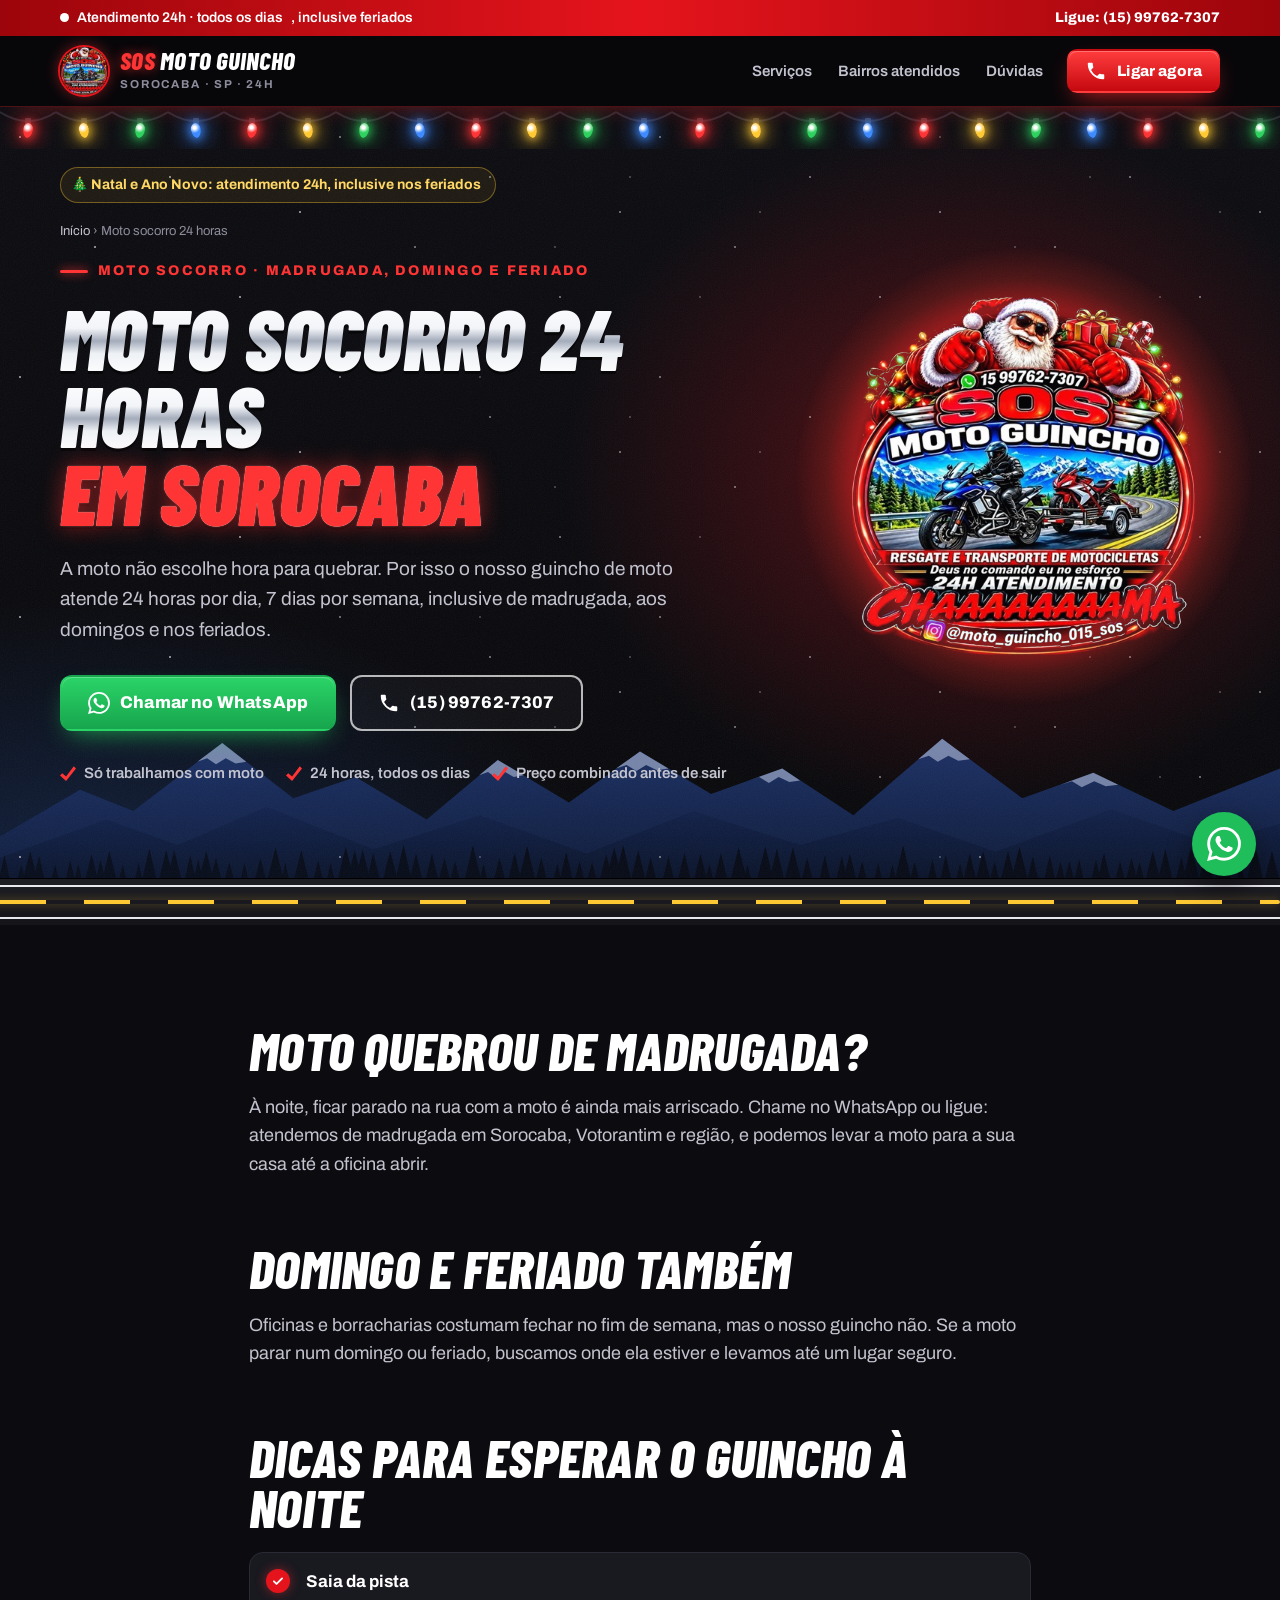
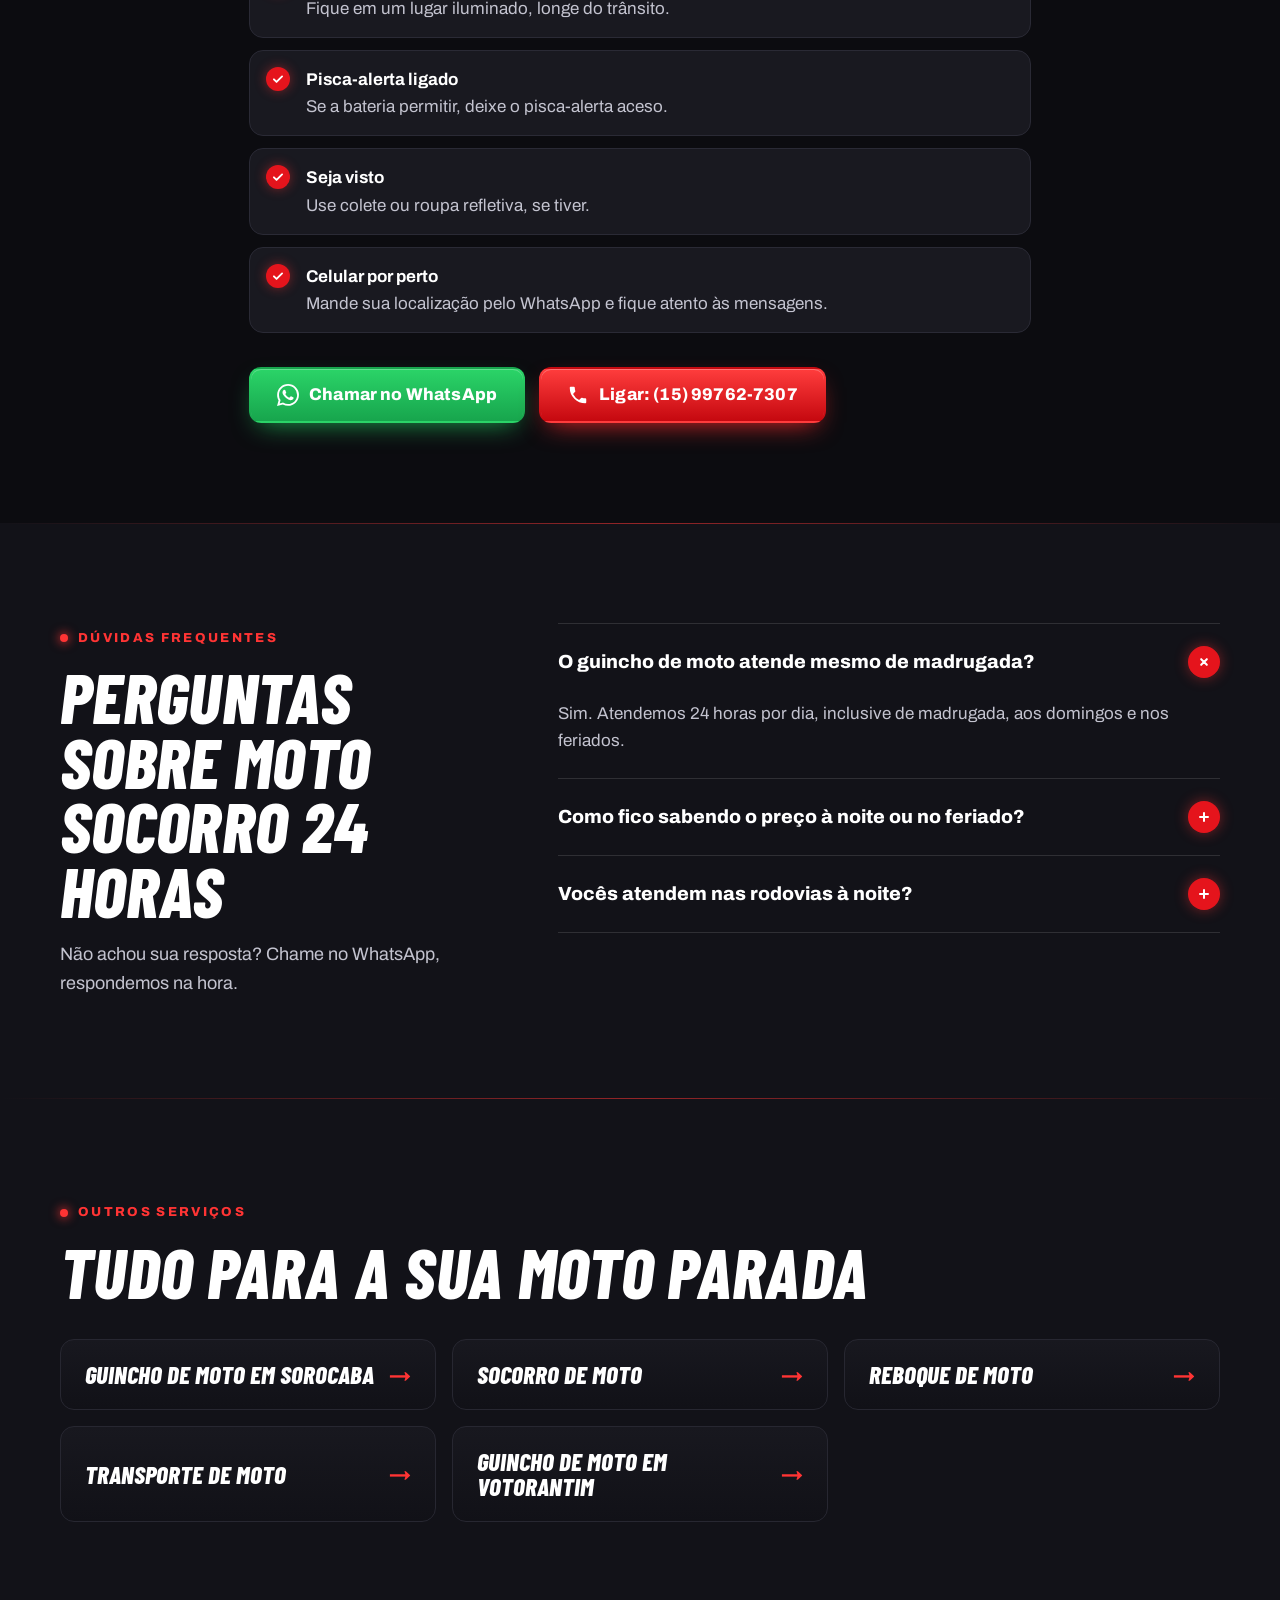
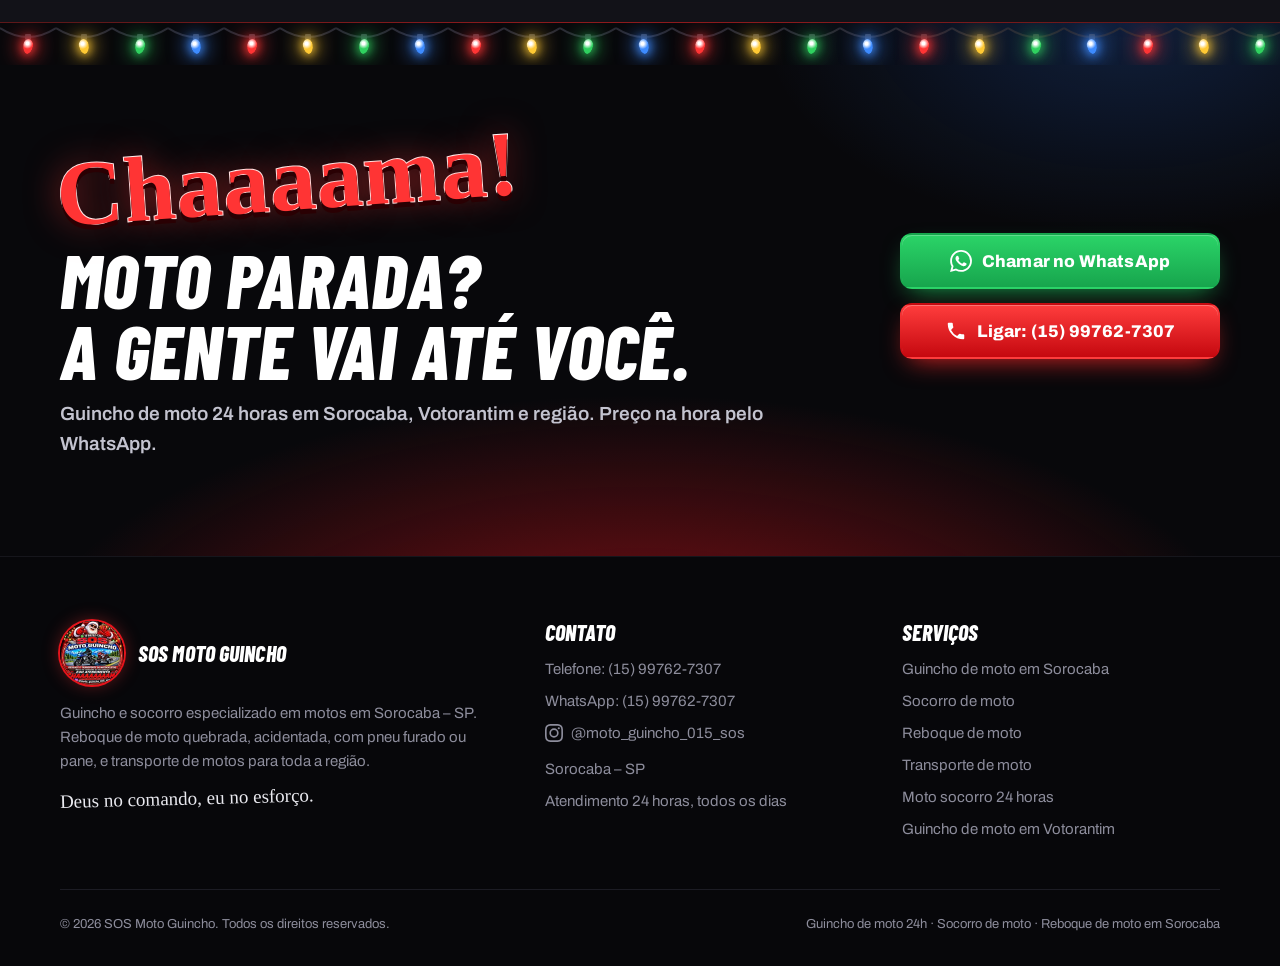
<file: moto-socorro-24-horas/index.html>
<!doctype html>
<!-- Enfeites de Natal: para desligar, tire class="natal" abaixo (ou TEMA_NATAL = False no gerador) -->
<html lang="pt-BR" class="natal">
<head>
<meta charset="utf-8">
<meta name="viewport" content="width=device-width, initial-scale=1">
<title>Moto Socorro 24 Horas em Sorocaba | Madrugada, Domingo e Feriado</title>
<meta name="description" content="Moto socorro 24 horas em Sorocaba e região, inclusive de madrugada, domingos e feriados. Guincho de moto. WhatsApp (15) 99762-7307.">
<link rel="canonical" href="https://sos-moto-guincho.vercel.app/moto-socorro-24-horas/">
<meta name="robots" content="index, follow, max-image-preview:large">
<meta name="theme-color" content="#07070a">
<meta name="geo.region" content="BR-SP">
<meta name="geo.placename" content="Sorocaba">
<meta property="og:type" content="website">
<meta property="og:locale" content="pt_BR">
<meta property="og:site_name" content="SOS Moto Guincho">
<meta property="og:title" content="Moto Socorro 24 Horas em Sorocaba | Madrugada, Domingo e Feriado">
<meta property="og:description" content="Moto socorro 24 horas em Sorocaba e região, inclusive de madrugada, domingos e feriados. Guincho de moto. WhatsApp (15) 99762-7307.">
<meta property="og:url" content="https://sos-moto-guincho.vercel.app/moto-socorro-24-horas/">
<meta property="og:image" content="https://sos-moto-guincho.vercel.app/img/og-image.jpg">
<meta property="og:image:width" content="1200">
<meta property="og:image:height" content="628">
<meta name="twitter:card" content="summary_large_image">
<meta name="twitter:image" content="https://sos-moto-guincho.vercel.app/img/og-image.jpg">
<link rel="icon" href="../favicon.svg" type="image/svg+xml">
<link rel="apple-touch-icon" href="../apple-touch-icon.png">
<link rel="preconnect" href="https://fonts.googleapis.com">
<link rel="preconnect" href="https://fonts.gstatic.com" crossorigin>
<link href="https://fonts.googleapis.com/css2?family=Archivo:wght@400;600;800&family=Barlow+Condensed:ital,wght@1,800;1,900&family=Permanent+Marker&display=swap" rel="stylesheet">
<link rel="stylesheet" href="../estilo.css">
<script type="application/ld+json">
{
  "@context": "https://schema.org",
  "@graph": [
    {
      "@type": "Service",
      "name": "Moto socorro 24 horas",
      "serviceType": "Guincho de moto",
      "description": "Moto socorro 24 horas em Sorocaba e região, inclusive de madrugada, domingos e feriados. Guincho de moto. WhatsApp (15) 99762-7307.",
      "url": "https://sos-moto-guincho.vercel.app/moto-socorro-24-horas/",
      "areaServed": [
        {
          "@type": "City",
          "name": "Sorocaba"
        },
        {
          "@type": "City",
          "name": "Votorantim"
        },
        {
          "@type": "City",
          "name": "Itu"
        },
        {
          "@type": "City",
          "name": "Salto de Pirapora"
        },
        {
          "@type": "City",
          "name": "Araçoiaba da Serra"
        },
        {
          "@type": "City",
          "name": "Iperó"
        },
        {
          "@type": "City",
          "name": "Porto Feliz"
        },
        {
          "@type": "City",
          "name": "Mairinque"
        },
        {
          "@type": "City",
          "name": "Alumínio"
        },
        {
          "@type": "City",
          "name": "Piedade"
        }
      ],
      "provider": {
        "@type": [
          "AutomotiveBusiness",
          "EmergencyService"
        ],
        "@id": "https://sos-moto-guincho.vercel.app/#empresa",
        "name": "SOS Moto Guincho",
        "url": "https://sos-moto-guincho.vercel.app/",
        "telephone": "+55-15-99762-7307",
        "logo": "https://sos-moto-guincho.vercel.app/img/logo-480.jpg",
        "image": "https://sos-moto-guincho.vercel.app/img/og-image.jpg",
        "sameAs": [
          "https://www.instagram.com/moto_guincho_015_sos/"
        ],
        "address": {
          "@type": "PostalAddress",
          "addressLocality": "Sorocaba",
          "addressRegion": "SP",
          "addressCountry": "BR"
        }
      }
    },
    {
      "@type": "BreadcrumbList",
      "itemListElement": [
        {
          "@type": "ListItem",
          "position": 1,
          "name": "Início",
          "item": "https://sos-moto-guincho.vercel.app/"
        },
        {
          "@type": "ListItem",
          "position": 2,
          "name": "Moto socorro 24 horas",
          "item": "https://sos-moto-guincho.vercel.app/moto-socorro-24-horas/"
        }
      ]
    },
    {
      "@type": "FAQPage",
      "mainEntity": [
        {
          "@type": "Question",
          "name": "O guincho de moto atende mesmo de madrugada?",
          "acceptedAnswer": {
            "@type": "Answer",
            "text": "Sim. Atendemos 24 horas por dia, inclusive de madrugada, aos domingos e nos feriados."
          }
        },
        {
          "@type": "Question",
          "name": "Como fico sabendo o preço à noite ou no feriado?",
          "acceptedAnswer": {
            "@type": "Answer",
            "text": "Da mesma forma que de dia: mande sua localização e o destino pelo WhatsApp e passamos o preço na hora, antes de sair."
          }
        },
        {
          "@type": "Question",
          "name": "Vocês atendem nas rodovias à noite?",
          "acceptedAnswer": {
            "@type": "Answer",
            "text": "Sim. Atendemos também nas rodovias da região, como Raposo Tavares e Castello Branco. Fique fora da pista e mande sua localização."
          }
        }
      ]
    }
  ]
}
</script>
</head>
<body>

<svg width="0" height="0" style="position:absolute" aria-hidden="true">
  <symbol id="i-zap" viewBox="0 0 24 24"><path d="M17.472 14.382c-.297-.149-1.758-.867-2.03-.967-.273-.099-.471-.148-.67.15-.197.297-.767.966-.94 1.164-.173.199-.347.223-.644.075-.297-.15-1.255-.463-2.39-1.475-.883-.788-1.48-1.761-1.653-2.059-.173-.297-.018-.458.13-.606.134-.133.298-.347.446-.52.149-.174.198-.298.298-.497.099-.198.05-.371-.025-.52-.075-.149-.669-1.612-.916-2.207-.242-.579-.487-.5-.669-.51-.173-.008-.371-.01-.57-.01-.198 0-.52.074-.792.372-.272.297-1.04 1.016-1.04 2.479 0 1.462 1.065 2.875 1.213 3.074.149.198 2.096 3.2 5.077 4.487.709.306 1.262.489 1.694.625.712.227 1.36.195 1.871.118.571-.085 1.758-.719 2.006-1.413.248-.694.248-1.289.173-1.413-.074-.124-.272-.198-.57-.347m-5.421 7.403h-.004a9.87 9.87 0 01-5.031-1.378l-.361-.214-3.741.982.998-3.648-.235-.374a9.86 9.86 0 01-1.51-5.26c.001-5.45 4.436-9.884 9.888-9.884 2.64 0 5.122 1.03 6.988 2.898a9.825 9.825 0 012.893 6.994c-.003 5.45-4.437 9.884-9.885 9.884m8.413-18.297A11.815 11.815 0 0012.05 0C5.495 0 .16 5.335.157 11.892c0 2.096.547 4.142 1.588 5.945L.057 24l6.305-1.654a11.882 11.882 0 005.683 1.448h.005c6.554 0 11.89-5.335 11.893-11.893a11.821 11.821 0 00-3.48-8.413z"/></symbol>
  <symbol id="i-tel" viewBox="0 0 24 24"><path d="M6.6 10.8a15.1 15.1 0 0 0 6.6 6.6l2.2-2.2a1 1 0 0 1 1-.25c1.12.37 2.33.57 3.6.57a1 1 0 0 1 1 1V20a1 1 0 0 1-1 1A17 17 0 0 1 3 4a1 1 0 0 1 1-1h3.5a1 1 0 0 1 1 1c0 1.25.2 2.45.57 3.57a1 1 0 0 1-.25 1z"/></symbol>
  <symbol id="i-insta" viewBox="0 0 24 24"><path d="M12 2.2c3.2 0 3.6 0 4.8.1 3.3.1 4.8 1.7 4.9 4.9.1 1.3.1 1.6.1 4.8s0 3.6-.1 4.8c-.1 3.2-1.7 4.8-4.9 4.9-1.3.1-1.6.1-4.8.1s-3.6 0-4.8-.1c-3.3-.1-4.8-1.7-4.9-4.9C2.2 15.6 2.2 15.2 2.2 12s0-3.6.1-4.8C2.4 3.9 3.9 2.4 7.2 2.3 8.4 2.2 8.8 2.2 12 2.2zM12 0C8.7 0 8.3 0 7.1.1 2.7.3.3 2.7.1 7.1 0 8.3 0 8.7 0 12s0 3.7.1 4.9c.2 4.4 2.6 6.8 7 7 1.2.1 1.6.1 4.9.1s3.7 0 4.9-.1c4.4-.2 6.8-2.6 7-7 .1-1.2.1-1.6.1-4.9s0-3.7-.1-4.9c-.2-4.4-2.6-6.8-7-7C15.7 0 15.3 0 12 0zm0 5.8a6.2 6.2 0 1 0 0 12.4 6.2 6.2 0 0 0 0-12.4zM12 16a4 4 0 1 1 0-8 4 4 0 0 1 0 8zm6.4-11.8a1.4 1.4 0 1 0 0 2.9 1.4 1.4 0 0 0 0-2.9z"/></symbol>
</svg>

<div class="topbar">
  <div class="wrap topbar__in">
    <span class="ao-vivo"><i></i> Atendimento 24h · todos os dias<span class="so-pc">, inclusive feriados</span></span>
    <a href="tel:+5515997627307">Ligue: (15) 99762-7307</a>
  </div>
</div>

<header class="header">
  <div class="wrap header__in">
    <a class="logo" href="../" aria-label="SOS Moto Guincho, página inicial">
      <img src="../img/logo-128.jpg" width="48" height="48" alt="">
      <span><b><em>SOS</em> Moto Guincho</b><small>Sorocaba · SP · 24h</small></span>
    </a>
    <nav class="nav" aria-label="Menu principal">
      <a href="../#servicos">Serviços</a>
      <a href="../#areas">Bairros atendidos</a>
      <a href="#duvidas">Dúvidas</a>
    </nav>
    <a class="btn btn--vermelho btn--sm" href="tel:+5515997627307"><svg class="ico" fill="currentColor"><use href="#i-tel"/></svg>Ligar agora</a>
  </div>
</header>

<main>
<section class="hero hero--sub" aria-labelledby="titulo">
  <div class="luzes" aria-hidden="true"><span></span><span></span><span></span><span></span><span></span><span></span><span></span><span></span><span></span><span></span><span></span><span></span><span></span><span></span><span></span><span></span><span></span><span></span><span></span><span></span><span></span><span></span><span></span><span></span><span></span><span></span><span></span><span></span><span></span><span></span><span></span><span></span><span></span><span></span><span></span><span></span><span></span><span></span><span></span><span></span></div>
  <div class="neve" aria-hidden="true"></div>
  <div class="wrap hero__grid">
    <div class="hero__txt">
      <p class="so-natal">🎄 Natal e Ano Novo: atendimento 24h, inclusive nos feriados</p>
      <p class="migalha"><a href="../">Início</a> › Moto socorro 24 horas</p>
      <p class="kicker">Moto socorro · madrugada, domingo e feriado</p>
      <h1 id="titulo">Moto socorro 24 horas <span>em Sorocaba</span></h1>
      <p class="lead">A moto não escolhe hora para quebrar. Por isso o nosso guincho de moto atende 24 horas por dia, 7 dias por semana, inclusive de madrugada, aos domingos e nos feriados.</p>
      <div class="ctas">
        <a class="btn btn--zap" href="https://wa.me/5515997627307?text=Ol%C3%A1!%20Preciso%20de%20guincho%20para%20minha%20moto.%20Estou%20em%3A%20"><svg class="ico" fill="currentColor"><use href="#i-zap"/></svg>Chamar no WhatsApp</a>
        <a class="btn btn--linha" href="tel:+5515997627307"><svg class="ico" fill="currentColor"><use href="#i-tel"/></svg>(15) 99762-7307</a>
      </div>
      <ul class="selos">
        <li>Só trabalhamos com moto</li>
        <li>24 horas, todos os dias</li>
        <li>Preço combinado antes de sair</li>
      </ul>
    </div>
    <div class="hero__arte">
      <div class="hero__logo">
        <img src="../img/logo-480.jpg" srcset="../img/logo-480.jpg 480w, ../img/logo-720.jpg 720w" sizes="(max-width: 980px) 280px, 360px" width="480" height="480" alt="Logo SOS Moto Guincho: resgate e transporte de motocicletas 24 horas">
      </div>
    </div>
  </div>
  <div class="serra" aria-hidden="true"></div>
  <div class="estrada" aria-hidden="true"></div>
</section>

<section class="secao">
  <div class="wrap texto">
<h2>Moto quebrou de madrugada?</h2>
<p>À noite, ficar parado na rua com a moto é ainda mais arriscado. Chame no WhatsApp ou ligue: atendemos de madrugada em Sorocaba, Votorantim e região, e podemos levar a moto para a sua casa até a oficina abrir.</p>
<h2>Domingo e feriado também</h2>
<p>Oficinas e borracharias costumam fechar no fim de semana, mas o nosso guincho não. Se a moto parar num domingo ou feriado, buscamos onde ela estiver e levamos até um lugar seguro.</p>
<h2>Dicas para esperar o guincho à noite</h2>
<ul class='checks'><li><div><b>Saia da pista</b>Fique em um lugar iluminado, longe do trânsito.</div></li><li><div><b>Pisca-alerta ligado</b>Se a bateria permitir, deixe o pisca-alerta aceso.</div></li><li><div><b>Seja visto</b>Use colete ou roupa refletiva, se tiver.</div></li><li><div><b>Celular por perto</b>Mande sua localização pelo WhatsApp e fique atento às mensagens.</div></li></ul>
    <div class="cta-meio">
      <a class="btn btn--zap" href="https://wa.me/5515997627307?text=Ol%C3%A1!%20Preciso%20de%20guincho%20para%20minha%20moto.%20Estou%20em%3A%20"><svg class="ico" fill="currentColor"><use href="#i-zap"/></svg>Chamar no WhatsApp</a>
      <a class="btn btn--vermelho" href="tel:+5515997627307"><svg class="ico" fill="currentColor"><use href="#i-tel"/></svg>Ligar: (15) 99762-7307</a>
    </div>
  </div>
</section>

<section class="secao faq" id="duvidas" aria-labelledby="t-faq">
  <div class="wrap faq__grid">
    <div>
      <span class="rotulo">Dúvidas frequentes</span>
      <h2 id="t-faq">Perguntas sobre moto socorro 24 horas</h2>
      <p class="intro">Não achou sua resposta? Chame no WhatsApp, respondemos na hora.</p>
    </div>
    <div class="faq__lista">
<details open><summary>O guincho de moto atende mesmo de madrugada?</summary><p>Sim. Atendemos 24 horas por dia, inclusive de madrugada, aos domingos e nos feriados.</p></details>
<details><summary>Como fico sabendo o preço à noite ou no feriado?</summary><p>Da mesma forma que de dia: mande sua localização e o destino pelo WhatsApp e passamos o preço na hora, antes de sair.</p></details>
<details><summary>Vocês atendem nas rodovias à noite?</summary><p>Sim. Atendemos também nas rodovias da região, como Raposo Tavares e Castello Branco. Fique fora da pista e mande sua localização.</p></details>
    </div>
  </div>
</section>

<section class="secao outros" aria-labelledby="t-outros">
  <div class="wrap">
    <span class="rotulo">Outros serviços</span>
    <h2 id="t-outros">Tudo para a sua moto parada</h2>
    <div class="outros__grid">
<a class="outro" href="../">Guincho de moto em Sorocaba</a>
<a class="outro" href="../socorro-de-moto-sorocaba/">Socorro de moto</a>
<a class="outro" href="../reboque-de-moto-sorocaba/">Reboque de moto</a>
<a class="outro" href="../transporte-de-moto-sorocaba/">Transporte de moto</a>
<a class="outro" href="../guincho-de-moto-votorantim/">Guincho de moto em Votorantim</a>
    </div>
  </div>
</section>

<section class="final" aria-labelledby="t-final">
  <div class="luzes" aria-hidden="true"><span></span><span></span><span></span><span></span><span></span><span></span><span></span><span></span><span></span><span></span><span></span><span></span><span></span><span></span><span></span><span></span><span></span><span></span><span></span><span></span><span></span><span></span><span></span><span></span><span></span><span></span><span></span><span></span><span></span><span></span><span></span><span></span><span></span><span></span><span></span><span></span><span></span><span></span><span></span><span></span></div>
  <div class="wrap final__in">
    <div>
      <p class="chama" aria-hidden="true">Chaaaama!</p>
      <h2 id="t-final">Moto parada?<br>A gente vai até você.</h2>
      <p>Guincho de moto 24 horas em Sorocaba, Votorantim e região. Preço na hora pelo WhatsApp.</p>
    </div>
    <div class="ctas">
      <a class="btn btn--zap" href="https://wa.me/5515997627307?text=Ol%C3%A1!%20Preciso%20de%20guincho%20para%20minha%20moto.%20Estou%20em%3A%20"><svg class="ico" fill="currentColor"><use href="#i-zap"/></svg>Chamar no WhatsApp</a>
      <a class="btn btn--vermelho" href="tel:+5515997627307"><svg class="ico" fill="currentColor"><use href="#i-tel"/></svg>Ligar: (15) 99762-7307</a>
    </div>
  </div>
</section>
</main>

<footer class="rodape">
  <div class="wrap">
    <div class="rodape__grid">
      <div>
        <div class="rodape__marca"><img src="../img/logo-128.jpg" width="64" height="64" alt="" loading="lazy"><h3>SOS Moto Guincho</h3></div>
        <p>Guincho e socorro especializado em motos em Sorocaba – SP. Reboque de moto quebrada, acidentada, com pneu furado ou pane, e transporte de motos para toda a região.</p>
        <p class="lema">Deus no comando, eu no esforço.</p>
      </div>
      <div>
        <h3>Contato</h3>
        <ul>
          <li><a href="tel:+5515997627307">Telefone: (15) 99762-7307</a></li>
          <li><a href="https://wa.me/5515997627307">WhatsApp: (15) 99762-7307</a></li>
          <li><a class="insta" href="https://www.instagram.com/moto_guincho_015_sos/" rel="noopener" target="_blank"><svg aria-hidden="true"><use href="#i-insta"/></svg>@moto_guincho_015_sos</a></li>
          <li>Sorocaba – SP</li>
          <li>Atendimento 24 horas, todos os dias</li>
        </ul>
      </div>
      <div>
        <h3>Serviços</h3>
        <ul>
<li><a href="../">Guincho de moto em Sorocaba</a></li>
<li><a href="../socorro-de-moto-sorocaba/">Socorro de moto</a></li>
<li><a href="../reboque-de-moto-sorocaba/">Reboque de moto</a></li>
<li><a href="../transporte-de-moto-sorocaba/">Transporte de moto</a></li>
<li><a href="../moto-socorro-24-horas/">Moto socorro 24 horas</a></li>
<li><a href="../guincho-de-moto-votorantim/">Guincho de moto em Votorantim</a></li>
        </ul>
      </div>
    </div>
    <div class="rodape__base">
      <span>© 2026 SOS Moto Guincho. Todos os direitos reservados.</span>
      <span>Guincho de moto 24h · Socorro de moto · Reboque de moto em Sorocaba</span>
    </div>
  </div>
</footer>

<a class="zap-flutua" href="https://wa.me/5515997627307?text=Ol%C3%A1!%20Preciso%20de%20guincho%20para%20minha%20moto.%20Estou%20em%3A%20" aria-label="Chamar no WhatsApp"><svg><use href="#i-zap"/></svg></a>

<nav class="barra-mobile" aria-label="Contato rápido">
  <a class="btn btn--vermelho" href="tel:+5515997627307"><svg class="ico" fill="currentColor"><use href="#i-tel"/></svg>Ligar</a>
  <a class="btn btn--zap" href="https://wa.me/5515997627307?text=Ol%C3%A1!%20Preciso%20de%20guincho%20para%20minha%20moto.%20Estou%20em%3A%20"><svg class="ico" fill="currentColor"><use href="#i-zap"/></svg>WhatsApp</a>
</nav>
</body>
</html>
</file>
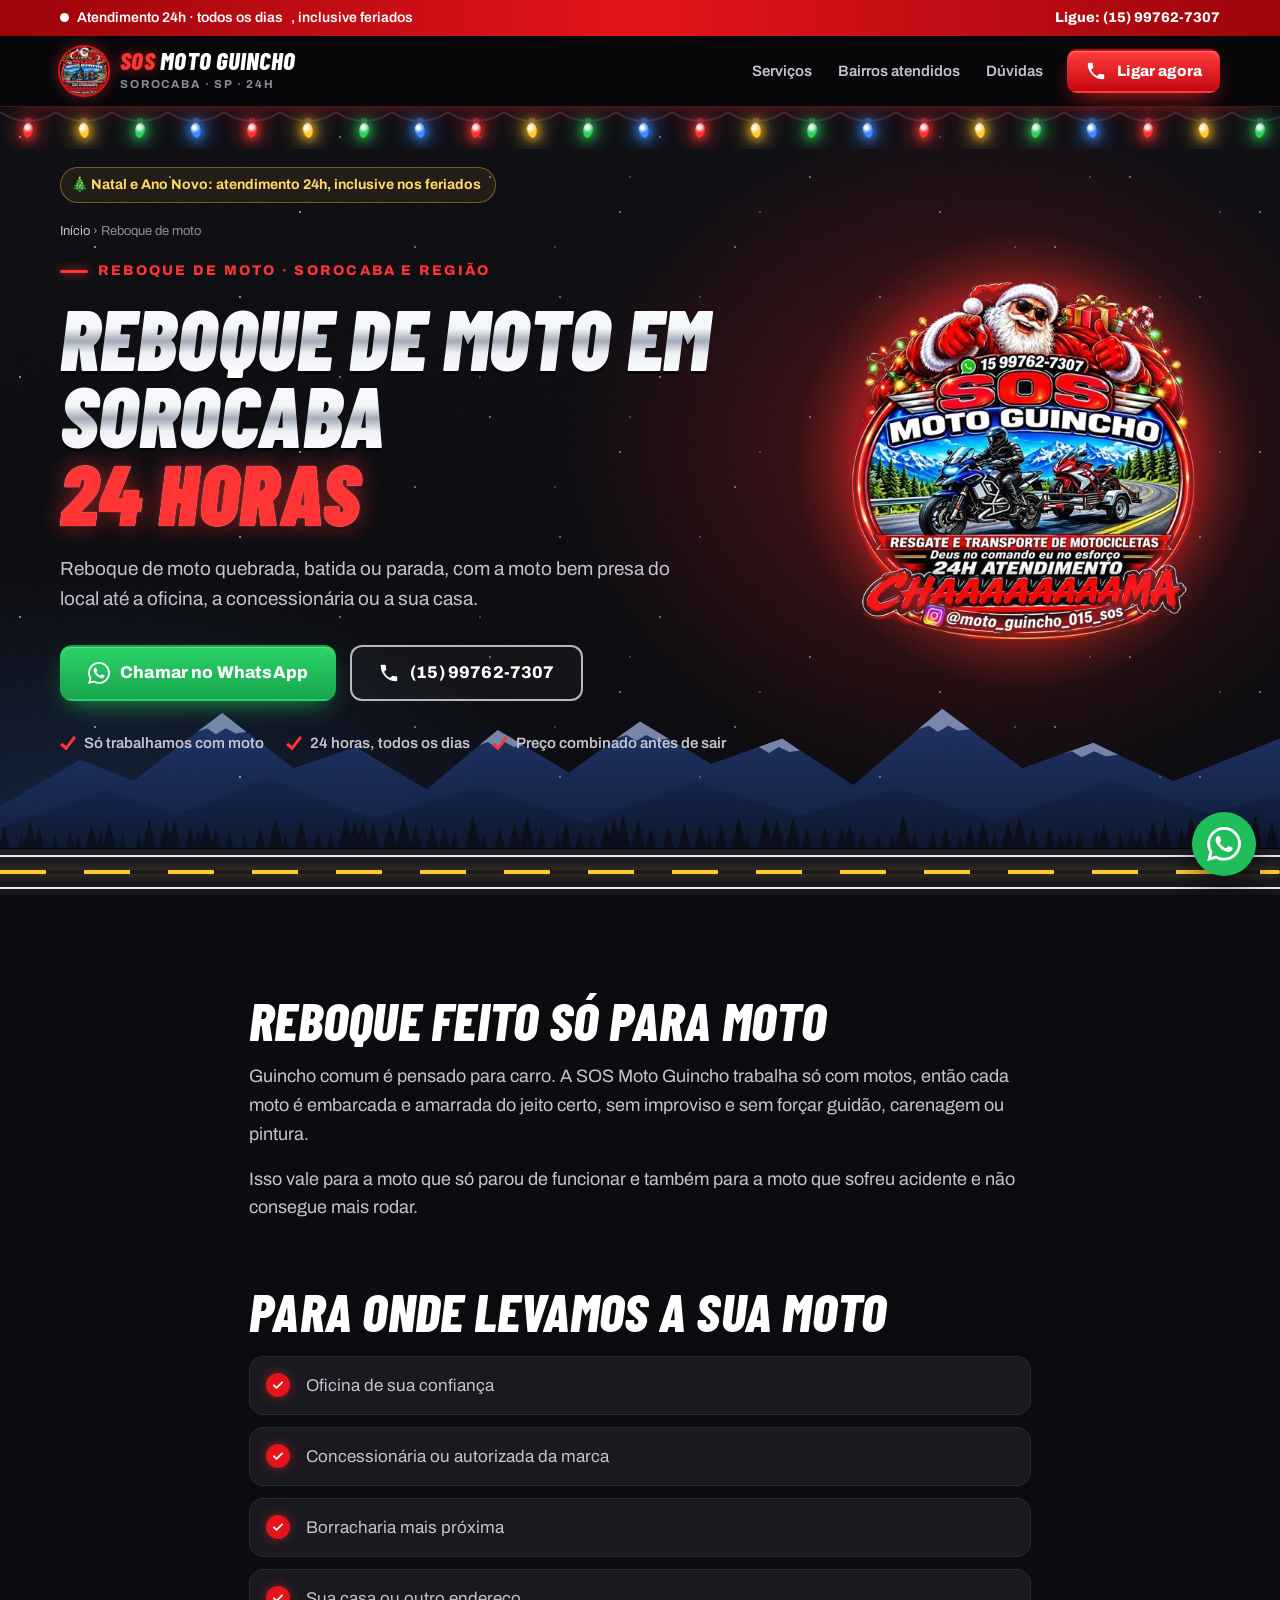
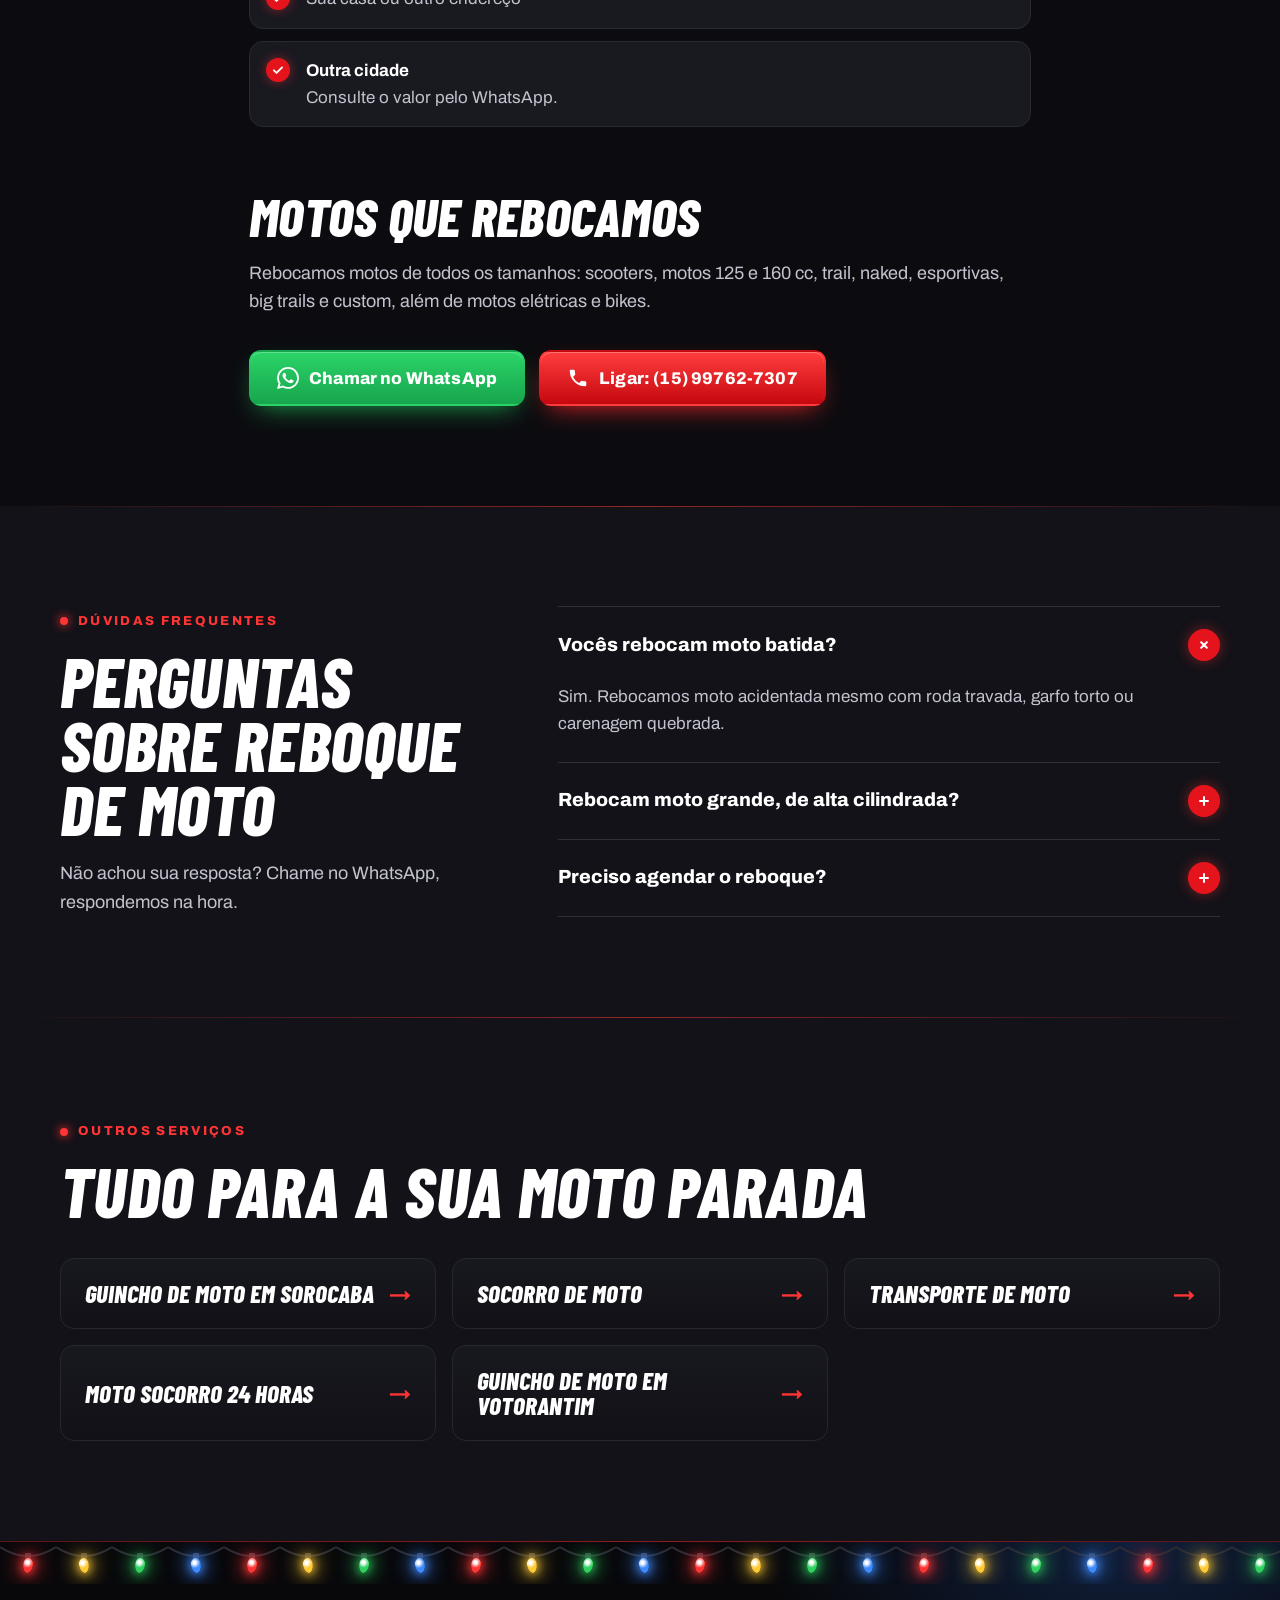
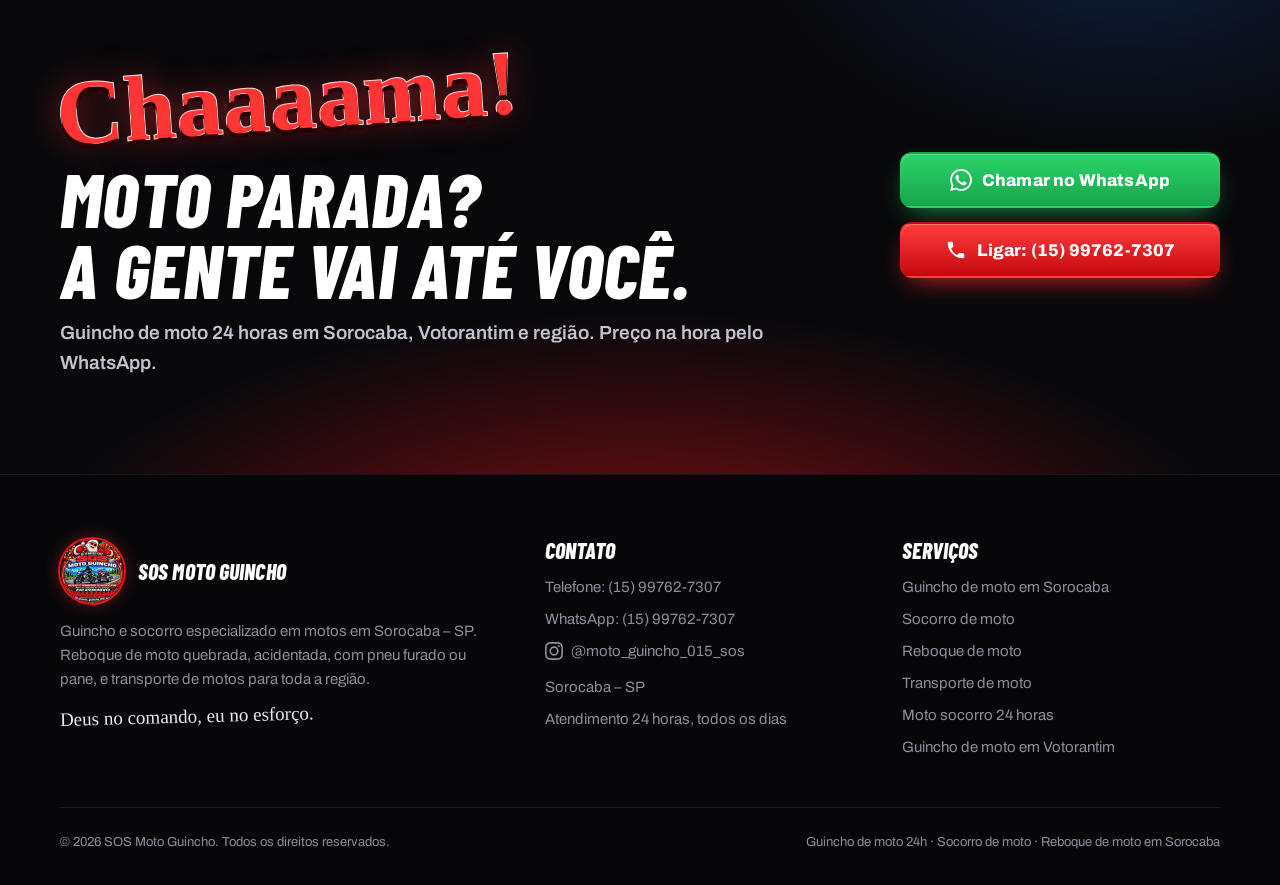
<file: reboque-de-moto-sorocaba/index.html>
<!doctype html>
<!-- Enfeites de Natal: para desligar, tire class="natal" abaixo (ou TEMA_NATAL = False no gerador) -->
<html lang="pt-BR" class="natal">
<head>
<meta charset="utf-8">
<meta name="viewport" content="width=device-width, initial-scale=1">
<title>Reboque de Moto em Sorocaba 24h | SOS Moto Guincho</title>
<meta name="description" content="Reboque de moto em Sorocaba e região, 24 horas. Moto quebrada, batida ou parada levada até a oficina, concessionária ou sua casa. (15) 99762-7307.">
<link rel="canonical" href="https://sos-moto-guincho.vercel.app/reboque-de-moto-sorocaba/">
<meta name="robots" content="index, follow, max-image-preview:large">
<meta name="theme-color" content="#07070a">
<meta name="geo.region" content="BR-SP">
<meta name="geo.placename" content="Sorocaba">
<meta property="og:type" content="website">
<meta property="og:locale" content="pt_BR">
<meta property="og:site_name" content="SOS Moto Guincho">
<meta property="og:title" content="Reboque de Moto em Sorocaba 24h | SOS Moto Guincho">
<meta property="og:description" content="Reboque de moto em Sorocaba e região, 24 horas. Moto quebrada, batida ou parada levada até a oficina, concessionária ou sua casa. (15) 99762-7307.">
<meta property="og:url" content="https://sos-moto-guincho.vercel.app/reboque-de-moto-sorocaba/">
<meta property="og:image" content="https://sos-moto-guincho.vercel.app/img/og-image.jpg">
<meta property="og:image:width" content="1200">
<meta property="og:image:height" content="628">
<meta name="twitter:card" content="summary_large_image">
<meta name="twitter:image" content="https://sos-moto-guincho.vercel.app/img/og-image.jpg">
<link rel="icon" href="../favicon.svg" type="image/svg+xml">
<link rel="apple-touch-icon" href="../apple-touch-icon.png">
<link rel="preconnect" href="https://fonts.googleapis.com">
<link rel="preconnect" href="https://fonts.gstatic.com" crossorigin>
<link href="https://fonts.googleapis.com/css2?family=Archivo:wght@400;600;800&family=Barlow+Condensed:ital,wght@1,800;1,900&family=Permanent+Marker&display=swap" rel="stylesheet">
<link rel="stylesheet" href="../estilo.css">
<script type="application/ld+json">
{
  "@context": "https://schema.org",
  "@graph": [
    {
      "@type": "Service",
      "name": "Reboque de moto",
      "serviceType": "Guincho de moto",
      "description": "Reboque de moto em Sorocaba e região, 24 horas. Moto quebrada, batida ou parada levada até a oficina, concessionária ou sua casa. (15) 99762-7307.",
      "url": "https://sos-moto-guincho.vercel.app/reboque-de-moto-sorocaba/",
      "areaServed": [
        {
          "@type": "City",
          "name": "Sorocaba"
        },
        {
          "@type": "City",
          "name": "Votorantim"
        },
        {
          "@type": "City",
          "name": "Itu"
        },
        {
          "@type": "City",
          "name": "Salto de Pirapora"
        },
        {
          "@type": "City",
          "name": "Araçoiaba da Serra"
        },
        {
          "@type": "City",
          "name": "Iperó"
        },
        {
          "@type": "City",
          "name": "Porto Feliz"
        },
        {
          "@type": "City",
          "name": "Mairinque"
        },
        {
          "@type": "City",
          "name": "Alumínio"
        },
        {
          "@type": "City",
          "name": "Piedade"
        }
      ],
      "provider": {
        "@type": [
          "AutomotiveBusiness",
          "EmergencyService"
        ],
        "@id": "https://sos-moto-guincho.vercel.app/#empresa",
        "name": "SOS Moto Guincho",
        "url": "https://sos-moto-guincho.vercel.app/",
        "telephone": "+55-15-99762-7307",
        "logo": "https://sos-moto-guincho.vercel.app/img/logo-480.jpg",
        "image": "https://sos-moto-guincho.vercel.app/img/og-image.jpg",
        "sameAs": [
          "https://www.instagram.com/moto_guincho_015_sos/"
        ],
        "address": {
          "@type": "PostalAddress",
          "addressLocality": "Sorocaba",
          "addressRegion": "SP",
          "addressCountry": "BR"
        }
      }
    },
    {
      "@type": "BreadcrumbList",
      "itemListElement": [
        {
          "@type": "ListItem",
          "position": 1,
          "name": "Início",
          "item": "https://sos-moto-guincho.vercel.app/"
        },
        {
          "@type": "ListItem",
          "position": 2,
          "name": "Reboque de moto",
          "item": "https://sos-moto-guincho.vercel.app/reboque-de-moto-sorocaba/"
        }
      ]
    },
    {
      "@type": "FAQPage",
      "mainEntity": [
        {
          "@type": "Question",
          "name": "Vocês rebocam moto batida?",
          "acceptedAnswer": {
            "@type": "Answer",
            "text": "Sim. Rebocamos moto acidentada mesmo com roda travada, garfo torto ou carenagem quebrada."
          }
        },
        {
          "@type": "Question",
          "name": "Rebocam moto grande, de alta cilindrada?",
          "acceptedAnswer": {
            "@type": "Answer",
            "text": "Sim. Fazemos reboque de motos de todas as cilindradas, de scooters a big trails."
          }
        },
        {
          "@type": "Question",
          "name": "Preciso agendar o reboque?",
          "acceptedAnswer": {
            "@type": "Answer",
            "text": "Para emergência, é só chamar na hora. Se for um reboque planejado, como levar a moto para revisão, dá para combinar o dia e o horário pelo WhatsApp."
          }
        }
      ]
    }
  ]
}
</script>
</head>
<body>

<svg width="0" height="0" style="position:absolute" aria-hidden="true">
  <symbol id="i-zap" viewBox="0 0 24 24"><path d="M17.472 14.382c-.297-.149-1.758-.867-2.03-.967-.273-.099-.471-.148-.67.15-.197.297-.767.966-.94 1.164-.173.199-.347.223-.644.075-.297-.15-1.255-.463-2.39-1.475-.883-.788-1.48-1.761-1.653-2.059-.173-.297-.018-.458.13-.606.134-.133.298-.347.446-.52.149-.174.198-.298.298-.497.099-.198.05-.371-.025-.52-.075-.149-.669-1.612-.916-2.207-.242-.579-.487-.5-.669-.51-.173-.008-.371-.01-.57-.01-.198 0-.52.074-.792.372-.272.297-1.04 1.016-1.04 2.479 0 1.462 1.065 2.875 1.213 3.074.149.198 2.096 3.2 5.077 4.487.709.306 1.262.489 1.694.625.712.227 1.36.195 1.871.118.571-.085 1.758-.719 2.006-1.413.248-.694.248-1.289.173-1.413-.074-.124-.272-.198-.57-.347m-5.421 7.403h-.004a9.87 9.87 0 01-5.031-1.378l-.361-.214-3.741.982.998-3.648-.235-.374a9.86 9.86 0 01-1.51-5.26c.001-5.45 4.436-9.884 9.888-9.884 2.64 0 5.122 1.03 6.988 2.898a9.825 9.825 0 012.893 6.994c-.003 5.45-4.437 9.884-9.885 9.884m8.413-18.297A11.815 11.815 0 0012.05 0C5.495 0 .16 5.335.157 11.892c0 2.096.547 4.142 1.588 5.945L.057 24l6.305-1.654a11.882 11.882 0 005.683 1.448h.005c6.554 0 11.89-5.335 11.893-11.893a11.821 11.821 0 00-3.48-8.413z"/></symbol>
  <symbol id="i-tel" viewBox="0 0 24 24"><path d="M6.6 10.8a15.1 15.1 0 0 0 6.6 6.6l2.2-2.2a1 1 0 0 1 1-.25c1.12.37 2.33.57 3.6.57a1 1 0 0 1 1 1V20a1 1 0 0 1-1 1A17 17 0 0 1 3 4a1 1 0 0 1 1-1h3.5a1 1 0 0 1 1 1c0 1.25.2 2.45.57 3.57a1 1 0 0 1-.25 1z"/></symbol>
  <symbol id="i-insta" viewBox="0 0 24 24"><path d="M12 2.2c3.2 0 3.6 0 4.8.1 3.3.1 4.8 1.7 4.9 4.9.1 1.3.1 1.6.1 4.8s0 3.6-.1 4.8c-.1 3.2-1.7 4.8-4.9 4.9-1.3.1-1.6.1-4.8.1s-3.6 0-4.8-.1c-3.3-.1-4.8-1.7-4.9-4.9C2.2 15.6 2.2 15.2 2.2 12s0-3.6.1-4.8C2.4 3.9 3.9 2.4 7.2 2.3 8.4 2.2 8.8 2.2 12 2.2zM12 0C8.7 0 8.3 0 7.1.1 2.7.3.3 2.7.1 7.1 0 8.3 0 8.7 0 12s0 3.7.1 4.9c.2 4.4 2.6 6.8 7 7 1.2.1 1.6.1 4.9.1s3.7 0 4.9-.1c4.4-.2 6.8-2.6 7-7 .1-1.2.1-1.6.1-4.9s0-3.7-.1-4.9c-.2-4.4-2.6-6.8-7-7C15.7 0 15.3 0 12 0zm0 5.8a6.2 6.2 0 1 0 0 12.4 6.2 6.2 0 0 0 0-12.4zM12 16a4 4 0 1 1 0-8 4 4 0 0 1 0 8zm6.4-11.8a1.4 1.4 0 1 0 0 2.9 1.4 1.4 0 0 0 0-2.9z"/></symbol>
</svg>

<div class="topbar">
  <div class="wrap topbar__in">
    <span class="ao-vivo"><i></i> Atendimento 24h · todos os dias<span class="so-pc">, inclusive feriados</span></span>
    <a href="tel:+5515997627307">Ligue: (15) 99762-7307</a>
  </div>
</div>

<header class="header">
  <div class="wrap header__in">
    <a class="logo" href="../" aria-label="SOS Moto Guincho, página inicial">
      <img src="../img/logo-128.jpg" width="48" height="48" alt="">
      <span><b><em>SOS</em> Moto Guincho</b><small>Sorocaba · SP · 24h</small></span>
    </a>
    <nav class="nav" aria-label="Menu principal">
      <a href="../#servicos">Serviços</a>
      <a href="../#areas">Bairros atendidos</a>
      <a href="#duvidas">Dúvidas</a>
    </nav>
    <a class="btn btn--vermelho btn--sm" href="tel:+5515997627307"><svg class="ico" fill="currentColor"><use href="#i-tel"/></svg>Ligar agora</a>
  </div>
</header>

<main>
<section class="hero hero--sub" aria-labelledby="titulo">
  <div class="luzes" aria-hidden="true"><span></span><span></span><span></span><span></span><span></span><span></span><span></span><span></span><span></span><span></span><span></span><span></span><span></span><span></span><span></span><span></span><span></span><span></span><span></span><span></span><span></span><span></span><span></span><span></span><span></span><span></span><span></span><span></span><span></span><span></span><span></span><span></span><span></span><span></span><span></span><span></span><span></span><span></span><span></span><span></span></div>
  <div class="neve" aria-hidden="true"></div>
  <div class="wrap hero__grid">
    <div class="hero__txt">
      <p class="so-natal">🎄 Natal e Ano Novo: atendimento 24h, inclusive nos feriados</p>
      <p class="migalha"><a href="../">Início</a> › Reboque de moto</p>
      <p class="kicker">Reboque de moto · Sorocaba e região</p>
      <h1 id="titulo">Reboque de moto em Sorocaba <span>24 horas</span></h1>
      <p class="lead">Reboque de moto quebrada, batida ou parada, com a moto bem presa do local até a oficina, a concessionária ou a sua casa.</p>
      <div class="ctas">
        <a class="btn btn--zap" href="https://wa.me/5515997627307?text=Ol%C3%A1!%20Preciso%20de%20guincho%20para%20minha%20moto.%20Estou%20em%3A%20"><svg class="ico" fill="currentColor"><use href="#i-zap"/></svg>Chamar no WhatsApp</a>
        <a class="btn btn--linha" href="tel:+5515997627307"><svg class="ico" fill="currentColor"><use href="#i-tel"/></svg>(15) 99762-7307</a>
      </div>
      <ul class="selos">
        <li>Só trabalhamos com moto</li>
        <li>24 horas, todos os dias</li>
        <li>Preço combinado antes de sair</li>
      </ul>
    </div>
    <div class="hero__arte">
      <div class="hero__logo">
        <img src="../img/logo-480.jpg" srcset="../img/logo-480.jpg 480w, ../img/logo-720.jpg 720w" sizes="(max-width: 980px) 280px, 360px" width="480" height="480" alt="Logo SOS Moto Guincho: resgate e transporte de motocicletas 24 horas">
      </div>
    </div>
  </div>
  <div class="serra" aria-hidden="true"></div>
  <div class="estrada" aria-hidden="true"></div>
</section>

<section class="secao">
  <div class="wrap texto">
<h2>Reboque feito só para moto</h2>
<p>Guincho comum é pensado para carro. A SOS Moto Guincho trabalha só com motos, então cada moto é embarcada e amarrada do jeito certo, sem improviso e sem forçar guidão, carenagem ou pintura.</p><p>Isso vale para a moto que só parou de funcionar e também para a moto que sofreu acidente e não consegue mais rodar.</p>
<h2>Para onde levamos a sua moto</h2>
<ul class='checks'><li><div>Oficina de sua confiança</div></li><li><div>Concessionária ou autorizada da marca</div></li><li><div>Borracharia mais próxima</div></li><li><div>Sua casa ou outro endereço</div></li><li><div><b>Outra cidade</b>Consulte o valor pelo WhatsApp.</div></li></ul>
<h2>Motos que rebocamos</h2>
<p>Rebocamos motos de todos os tamanhos: scooters, motos 125 e 160 cc, trail, naked, esportivas, big trails e custom, além de motos elétricas e bikes.</p>
    <div class="cta-meio">
      <a class="btn btn--zap" href="https://wa.me/5515997627307?text=Ol%C3%A1!%20Preciso%20de%20guincho%20para%20minha%20moto.%20Estou%20em%3A%20"><svg class="ico" fill="currentColor"><use href="#i-zap"/></svg>Chamar no WhatsApp</a>
      <a class="btn btn--vermelho" href="tel:+5515997627307"><svg class="ico" fill="currentColor"><use href="#i-tel"/></svg>Ligar: (15) 99762-7307</a>
    </div>
  </div>
</section>

<section class="secao faq" id="duvidas" aria-labelledby="t-faq">
  <div class="wrap faq__grid">
    <div>
      <span class="rotulo">Dúvidas frequentes</span>
      <h2 id="t-faq">Perguntas sobre reboque de moto</h2>
      <p class="intro">Não achou sua resposta? Chame no WhatsApp, respondemos na hora.</p>
    </div>
    <div class="faq__lista">
<details open><summary>Vocês rebocam moto batida?</summary><p>Sim. Rebocamos moto acidentada mesmo com roda travada, garfo torto ou carenagem quebrada.</p></details>
<details><summary>Rebocam moto grande, de alta cilindrada?</summary><p>Sim. Fazemos reboque de motos de todas as cilindradas, de scooters a big trails.</p></details>
<details><summary>Preciso agendar o reboque?</summary><p>Para emergência, é só chamar na hora. Se for um reboque planejado, como levar a moto para revisão, dá para combinar o dia e o horário pelo WhatsApp.</p></details>
    </div>
  </div>
</section>

<section class="secao outros" aria-labelledby="t-outros">
  <div class="wrap">
    <span class="rotulo">Outros serviços</span>
    <h2 id="t-outros">Tudo para a sua moto parada</h2>
    <div class="outros__grid">
<a class="outro" href="../">Guincho de moto em Sorocaba</a>
<a class="outro" href="../socorro-de-moto-sorocaba/">Socorro de moto</a>
<a class="outro" href="../transporte-de-moto-sorocaba/">Transporte de moto</a>
<a class="outro" href="../moto-socorro-24-horas/">Moto socorro 24 horas</a>
<a class="outro" href="../guincho-de-moto-votorantim/">Guincho de moto em Votorantim</a>
    </div>
  </div>
</section>

<section class="final" aria-labelledby="t-final">
  <div class="luzes" aria-hidden="true"><span></span><span></span><span></span><span></span><span></span><span></span><span></span><span></span><span></span><span></span><span></span><span></span><span></span><span></span><span></span><span></span><span></span><span></span><span></span><span></span><span></span><span></span><span></span><span></span><span></span><span></span><span></span><span></span><span></span><span></span><span></span><span></span><span></span><span></span><span></span><span></span><span></span><span></span><span></span><span></span></div>
  <div class="wrap final__in">
    <div>
      <p class="chama" aria-hidden="true">Chaaaama!</p>
      <h2 id="t-final">Moto parada?<br>A gente vai até você.</h2>
      <p>Guincho de moto 24 horas em Sorocaba, Votorantim e região. Preço na hora pelo WhatsApp.</p>
    </div>
    <div class="ctas">
      <a class="btn btn--zap" href="https://wa.me/5515997627307?text=Ol%C3%A1!%20Preciso%20de%20guincho%20para%20minha%20moto.%20Estou%20em%3A%20"><svg class="ico" fill="currentColor"><use href="#i-zap"/></svg>Chamar no WhatsApp</a>
      <a class="btn btn--vermelho" href="tel:+5515997627307"><svg class="ico" fill="currentColor"><use href="#i-tel"/></svg>Ligar: (15) 99762-7307</a>
    </div>
  </div>
</section>
</main>

<footer class="rodape">
  <div class="wrap">
    <div class="rodape__grid">
      <div>
        <div class="rodape__marca"><img src="../img/logo-128.jpg" width="64" height="64" alt="" loading="lazy"><h3>SOS Moto Guincho</h3></div>
        <p>Guincho e socorro especializado em motos em Sorocaba – SP. Reboque de moto quebrada, acidentada, com pneu furado ou pane, e transporte de motos para toda a região.</p>
        <p class="lema">Deus no comando, eu no esforço.</p>
      </div>
      <div>
        <h3>Contato</h3>
        <ul>
          <li><a href="tel:+5515997627307">Telefone: (15) 99762-7307</a></li>
          <li><a href="https://wa.me/5515997627307">WhatsApp: (15) 99762-7307</a></li>
          <li><a class="insta" href="https://www.instagram.com/moto_guincho_015_sos/" rel="noopener" target="_blank"><svg aria-hidden="true"><use href="#i-insta"/></svg>@moto_guincho_015_sos</a></li>
          <li>Sorocaba – SP</li>
          <li>Atendimento 24 horas, todos os dias</li>
        </ul>
      </div>
      <div>
        <h3>Serviços</h3>
        <ul>
<li><a href="../">Guincho de moto em Sorocaba</a></li>
<li><a href="../socorro-de-moto-sorocaba/">Socorro de moto</a></li>
<li><a href="../reboque-de-moto-sorocaba/">Reboque de moto</a></li>
<li><a href="../transporte-de-moto-sorocaba/">Transporte de moto</a></li>
<li><a href="../moto-socorro-24-horas/">Moto socorro 24 horas</a></li>
<li><a href="../guincho-de-moto-votorantim/">Guincho de moto em Votorantim</a></li>
        </ul>
      </div>
    </div>
    <div class="rodape__base">
      <span>© 2026 SOS Moto Guincho. Todos os direitos reservados.</span>
      <span>Guincho de moto 24h · Socorro de moto · Reboque de moto em Sorocaba</span>
    </div>
  </div>
</footer>

<a class="zap-flutua" href="https://wa.me/5515997627307?text=Ol%C3%A1!%20Preciso%20de%20guincho%20para%20minha%20moto.%20Estou%20em%3A%20" aria-label="Chamar no WhatsApp"><svg><use href="#i-zap"/></svg></a>

<nav class="barra-mobile" aria-label="Contato rápido">
  <a class="btn btn--vermelho" href="tel:+5515997627307"><svg class="ico" fill="currentColor"><use href="#i-tel"/></svg>Ligar</a>
  <a class="btn btn--zap" href="https://wa.me/5515997627307?text=Ol%C3%A1!%20Preciso%20de%20guincho%20para%20minha%20moto.%20Estou%20em%3A%20"><svg class="ico" fill="currentColor"><use href="#i-zap"/></svg>WhatsApp</a>
</nav>
</body>
</html>
</file>
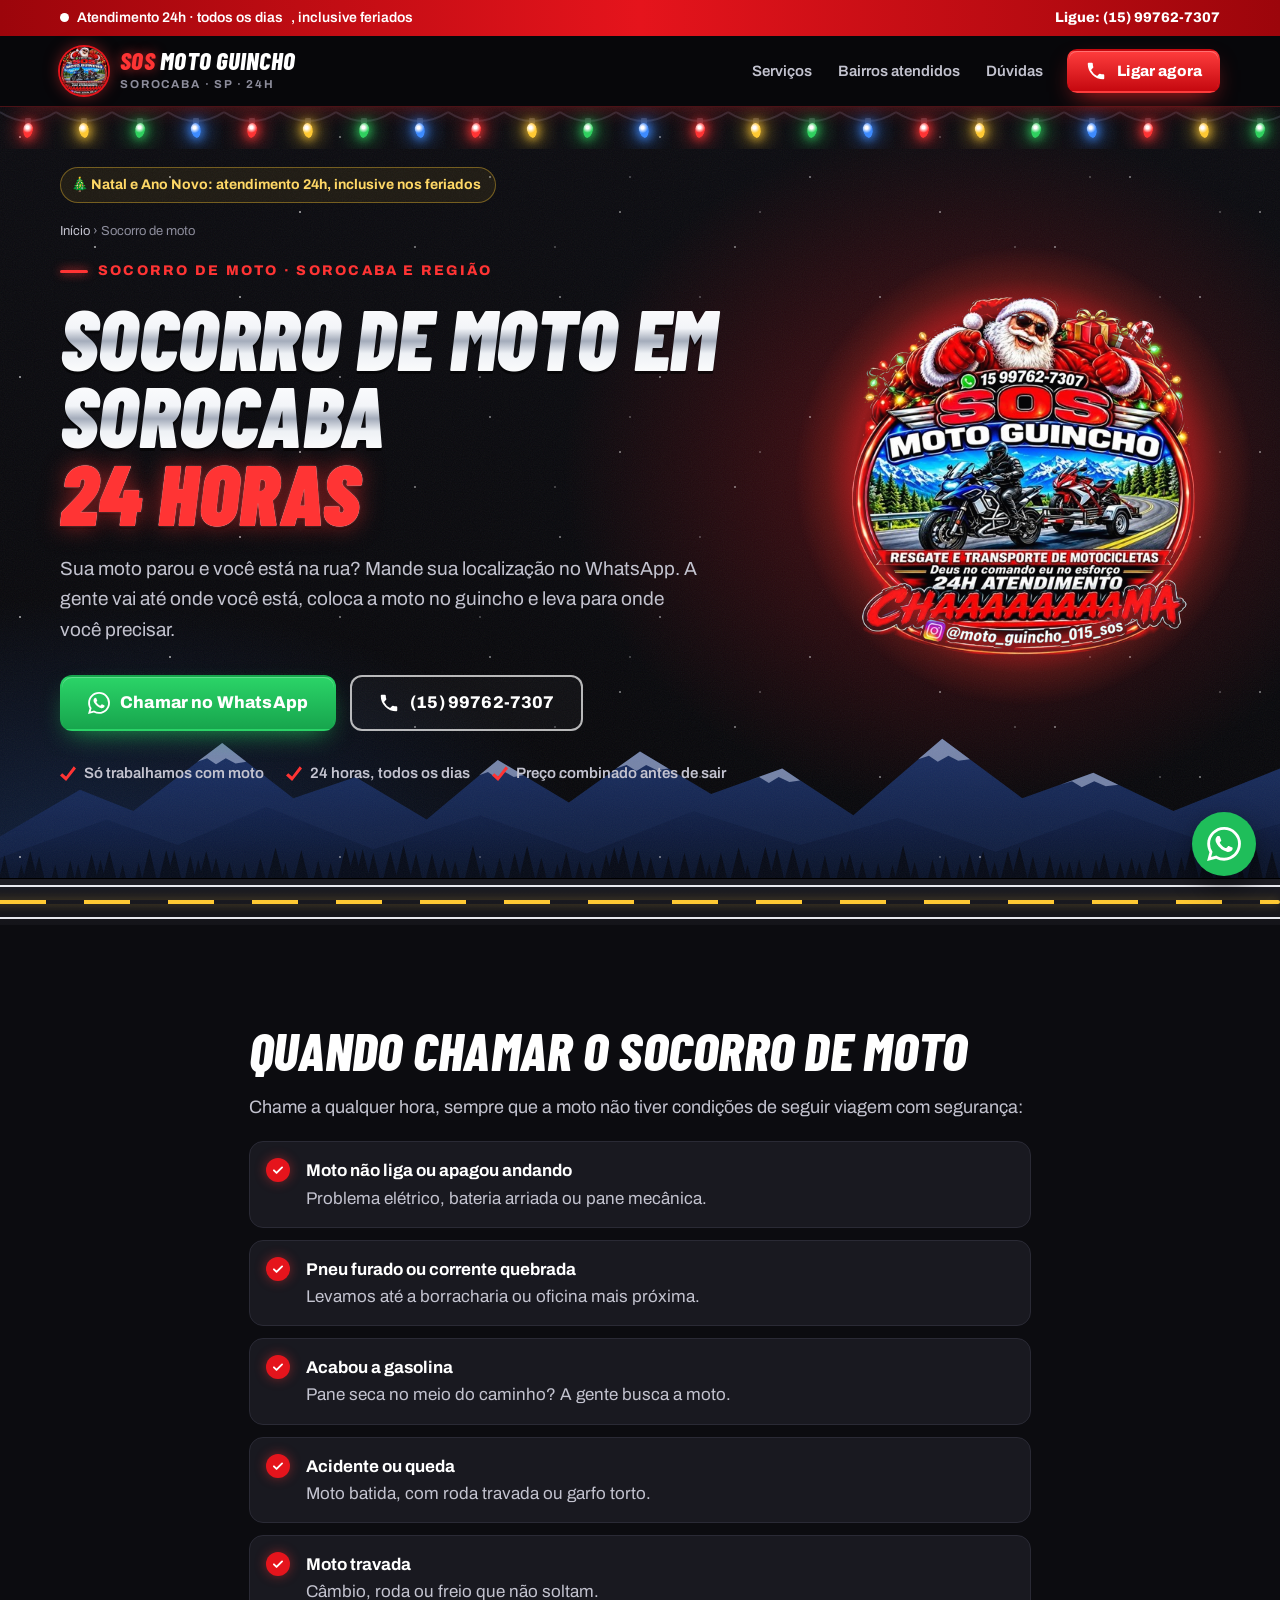
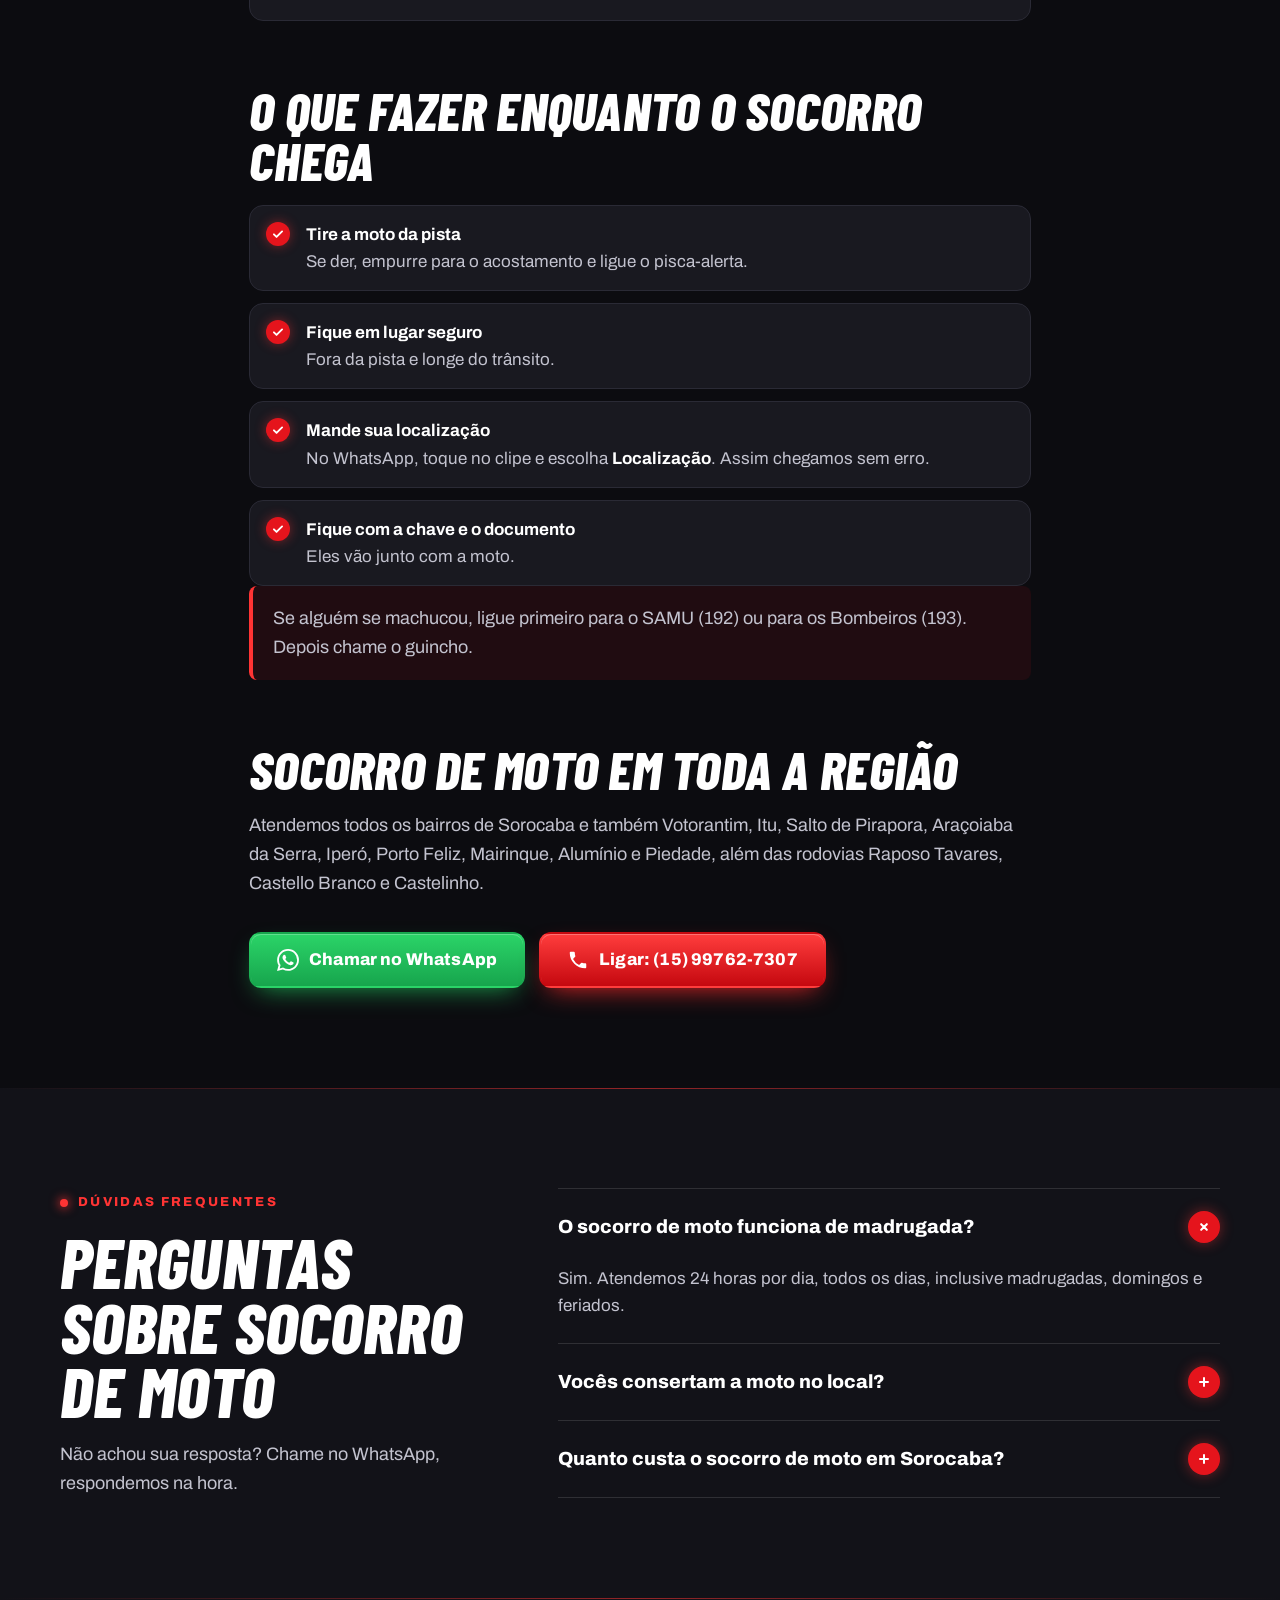
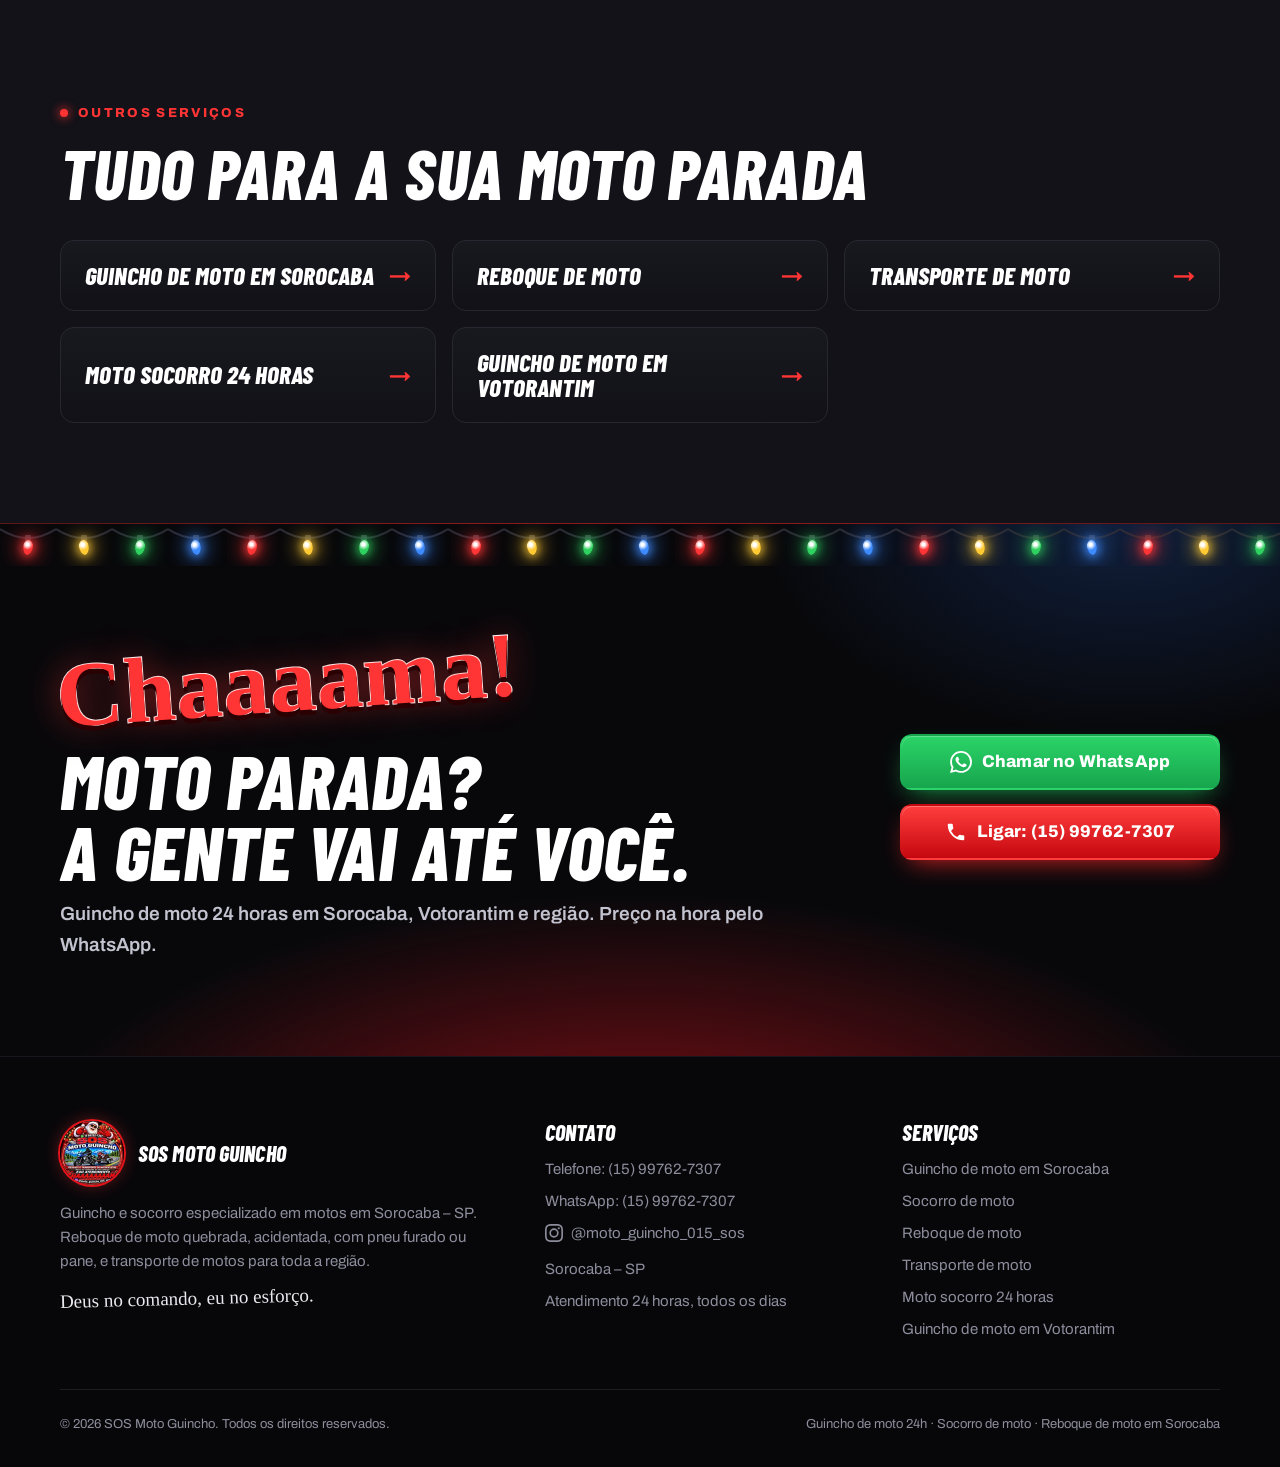
<file: socorro-de-moto-sorocaba/index.html>
<!doctype html>
<!-- Enfeites de Natal: para desligar, tire class="natal" abaixo (ou TEMA_NATAL = False no gerador) -->
<html lang="pt-BR" class="natal">
<head>
<meta charset="utf-8">
<meta name="viewport" content="width=device-width, initial-scale=1">
<title>Socorro de Moto em Sorocaba 24h | SOS Moto Guincho</title>
<meta name="description" content="Socorro de moto 24 horas em Sorocaba e região: moto quebrada, pane, pneu furado ou acidente. Vamos até você. WhatsApp (15) 99762-7307.">
<link rel="canonical" href="https://sos-moto-guincho.vercel.app/socorro-de-moto-sorocaba/">
<meta name="robots" content="index, follow, max-image-preview:large">
<meta name="theme-color" content="#07070a">
<meta name="geo.region" content="BR-SP">
<meta name="geo.placename" content="Sorocaba">
<meta property="og:type" content="website">
<meta property="og:locale" content="pt_BR">
<meta property="og:site_name" content="SOS Moto Guincho">
<meta property="og:title" content="Socorro de Moto em Sorocaba 24h | SOS Moto Guincho">
<meta property="og:description" content="Socorro de moto 24 horas em Sorocaba e região: moto quebrada, pane, pneu furado ou acidente. Vamos até você. WhatsApp (15) 99762-7307.">
<meta property="og:url" content="https://sos-moto-guincho.vercel.app/socorro-de-moto-sorocaba/">
<meta property="og:image" content="https://sos-moto-guincho.vercel.app/img/og-image.jpg">
<meta property="og:image:width" content="1200">
<meta property="og:image:height" content="628">
<meta name="twitter:card" content="summary_large_image">
<meta name="twitter:image" content="https://sos-moto-guincho.vercel.app/img/og-image.jpg">
<link rel="icon" href="../favicon.svg" type="image/svg+xml">
<link rel="apple-touch-icon" href="../apple-touch-icon.png">
<link rel="preconnect" href="https://fonts.googleapis.com">
<link rel="preconnect" href="https://fonts.gstatic.com" crossorigin>
<link href="https://fonts.googleapis.com/css2?family=Archivo:wght@400;600;800&family=Barlow+Condensed:ital,wght@1,800;1,900&family=Permanent+Marker&display=swap" rel="stylesheet">
<link rel="stylesheet" href="../estilo.css">
<script type="application/ld+json">
{
  "@context": "https://schema.org",
  "@graph": [
    {
      "@type": "Service",
      "name": "Socorro de moto",
      "serviceType": "Guincho de moto",
      "description": "Socorro de moto 24 horas em Sorocaba e região: moto quebrada, pane, pneu furado ou acidente. Vamos até você. WhatsApp (15) 99762-7307.",
      "url": "https://sos-moto-guincho.vercel.app/socorro-de-moto-sorocaba/",
      "areaServed": [
        {
          "@type": "City",
          "name": "Sorocaba"
        },
        {
          "@type": "City",
          "name": "Votorantim"
        },
        {
          "@type": "City",
          "name": "Itu"
        },
        {
          "@type": "City",
          "name": "Salto de Pirapora"
        },
        {
          "@type": "City",
          "name": "Araçoiaba da Serra"
        },
        {
          "@type": "City",
          "name": "Iperó"
        },
        {
          "@type": "City",
          "name": "Porto Feliz"
        },
        {
          "@type": "City",
          "name": "Mairinque"
        },
        {
          "@type": "City",
          "name": "Alumínio"
        },
        {
          "@type": "City",
          "name": "Piedade"
        }
      ],
      "provider": {
        "@type": [
          "AutomotiveBusiness",
          "EmergencyService"
        ],
        "@id": "https://sos-moto-guincho.vercel.app/#empresa",
        "name": "SOS Moto Guincho",
        "url": "https://sos-moto-guincho.vercel.app/",
        "telephone": "+55-15-99762-7307",
        "logo": "https://sos-moto-guincho.vercel.app/img/logo-480.jpg",
        "image": "https://sos-moto-guincho.vercel.app/img/og-image.jpg",
        "sameAs": [
          "https://www.instagram.com/moto_guincho_015_sos/"
        ],
        "address": {
          "@type": "PostalAddress",
          "addressLocality": "Sorocaba",
          "addressRegion": "SP",
          "addressCountry": "BR"
        }
      }
    },
    {
      "@type": "BreadcrumbList",
      "itemListElement": [
        {
          "@type": "ListItem",
          "position": 1,
          "name": "Início",
          "item": "https://sos-moto-guincho.vercel.app/"
        },
        {
          "@type": "ListItem",
          "position": 2,
          "name": "Socorro de moto",
          "item": "https://sos-moto-guincho.vercel.app/socorro-de-moto-sorocaba/"
        }
      ]
    },
    {
      "@type": "FAQPage",
      "mainEntity": [
        {
          "@type": "Question",
          "name": "O socorro de moto funciona de madrugada?",
          "acceptedAnswer": {
            "@type": "Answer",
            "text": "Sim. Atendemos 24 horas por dia, todos os dias, inclusive madrugadas, domingos e feriados."
          }
        },
        {
          "@type": "Question",
          "name": "Vocês consertam a moto no local?",
          "acceptedAnswer": {
            "@type": "Answer",
            "text": "Nosso serviço é o guincho: buscamos a moto onde ela estiver e levamos com segurança até a oficina, borracharia, concessionária ou sua casa."
          }
        },
        {
          "@type": "Question",
          "name": "Quanto custa o socorro de moto em Sorocaba?",
          "acceptedAnswer": {
            "@type": "Answer",
            "text": "Depende da distância até o destino. Mande sua localização e para onde a moto vai pelo WhatsApp e passamos o preço na hora, antes de sair."
          }
        }
      ]
    }
  ]
}
</script>
</head>
<body>

<svg width="0" height="0" style="position:absolute" aria-hidden="true">
  <symbol id="i-zap" viewBox="0 0 24 24"><path d="M17.472 14.382c-.297-.149-1.758-.867-2.03-.967-.273-.099-.471-.148-.67.15-.197.297-.767.966-.94 1.164-.173.199-.347.223-.644.075-.297-.15-1.255-.463-2.39-1.475-.883-.788-1.48-1.761-1.653-2.059-.173-.297-.018-.458.13-.606.134-.133.298-.347.446-.52.149-.174.198-.298.298-.497.099-.198.05-.371-.025-.52-.075-.149-.669-1.612-.916-2.207-.242-.579-.487-.5-.669-.51-.173-.008-.371-.01-.57-.01-.198 0-.52.074-.792.372-.272.297-1.04 1.016-1.04 2.479 0 1.462 1.065 2.875 1.213 3.074.149.198 2.096 3.2 5.077 4.487.709.306 1.262.489 1.694.625.712.227 1.36.195 1.871.118.571-.085 1.758-.719 2.006-1.413.248-.694.248-1.289.173-1.413-.074-.124-.272-.198-.57-.347m-5.421 7.403h-.004a9.87 9.87 0 01-5.031-1.378l-.361-.214-3.741.982.998-3.648-.235-.374a9.86 9.86 0 01-1.51-5.26c.001-5.45 4.436-9.884 9.888-9.884 2.64 0 5.122 1.03 6.988 2.898a9.825 9.825 0 012.893 6.994c-.003 5.45-4.437 9.884-9.885 9.884m8.413-18.297A11.815 11.815 0 0012.05 0C5.495 0 .16 5.335.157 11.892c0 2.096.547 4.142 1.588 5.945L.057 24l6.305-1.654a11.882 11.882 0 005.683 1.448h.005c6.554 0 11.89-5.335 11.893-11.893a11.821 11.821 0 00-3.48-8.413z"/></symbol>
  <symbol id="i-tel" viewBox="0 0 24 24"><path d="M6.6 10.8a15.1 15.1 0 0 0 6.6 6.6l2.2-2.2a1 1 0 0 1 1-.25c1.12.37 2.33.57 3.6.57a1 1 0 0 1 1 1V20a1 1 0 0 1-1 1A17 17 0 0 1 3 4a1 1 0 0 1 1-1h3.5a1 1 0 0 1 1 1c0 1.25.2 2.45.57 3.57a1 1 0 0 1-.25 1z"/></symbol>
  <symbol id="i-insta" viewBox="0 0 24 24"><path d="M12 2.2c3.2 0 3.6 0 4.8.1 3.3.1 4.8 1.7 4.9 4.9.1 1.3.1 1.6.1 4.8s0 3.6-.1 4.8c-.1 3.2-1.7 4.8-4.9 4.9-1.3.1-1.6.1-4.8.1s-3.6 0-4.8-.1c-3.3-.1-4.8-1.7-4.9-4.9C2.2 15.6 2.2 15.2 2.2 12s0-3.6.1-4.8C2.4 3.9 3.9 2.4 7.2 2.3 8.4 2.2 8.8 2.2 12 2.2zM12 0C8.7 0 8.3 0 7.1.1 2.7.3.3 2.7.1 7.1 0 8.3 0 8.7 0 12s0 3.7.1 4.9c.2 4.4 2.6 6.8 7 7 1.2.1 1.6.1 4.9.1s3.7 0 4.9-.1c4.4-.2 6.8-2.6 7-7 .1-1.2.1-1.6.1-4.9s0-3.7-.1-4.9c-.2-4.4-2.6-6.8-7-7C15.7 0 15.3 0 12 0zm0 5.8a6.2 6.2 0 1 0 0 12.4 6.2 6.2 0 0 0 0-12.4zM12 16a4 4 0 1 1 0-8 4 4 0 0 1 0 8zm6.4-11.8a1.4 1.4 0 1 0 0 2.9 1.4 1.4 0 0 0 0-2.9z"/></symbol>
</svg>

<div class="topbar">
  <div class="wrap topbar__in">
    <span class="ao-vivo"><i></i> Atendimento 24h · todos os dias<span class="so-pc">, inclusive feriados</span></span>
    <a href="tel:+5515997627307">Ligue: (15) 99762-7307</a>
  </div>
</div>

<header class="header">
  <div class="wrap header__in">
    <a class="logo" href="../" aria-label="SOS Moto Guincho, página inicial">
      <img src="../img/logo-128.jpg" width="48" height="48" alt="">
      <span><b><em>SOS</em> Moto Guincho</b><small>Sorocaba · SP · 24h</small></span>
    </a>
    <nav class="nav" aria-label="Menu principal">
      <a href="../#servicos">Serviços</a>
      <a href="../#areas">Bairros atendidos</a>
      <a href="#duvidas">Dúvidas</a>
    </nav>
    <a class="btn btn--vermelho btn--sm" href="tel:+5515997627307"><svg class="ico" fill="currentColor"><use href="#i-tel"/></svg>Ligar agora</a>
  </div>
</header>

<main>
<section class="hero hero--sub" aria-labelledby="titulo">
  <div class="luzes" aria-hidden="true"><span></span><span></span><span></span><span></span><span></span><span></span><span></span><span></span><span></span><span></span><span></span><span></span><span></span><span></span><span></span><span></span><span></span><span></span><span></span><span></span><span></span><span></span><span></span><span></span><span></span><span></span><span></span><span></span><span></span><span></span><span></span><span></span><span></span><span></span><span></span><span></span><span></span><span></span><span></span><span></span></div>
  <div class="neve" aria-hidden="true"></div>
  <div class="wrap hero__grid">
    <div class="hero__txt">
      <p class="so-natal">🎄 Natal e Ano Novo: atendimento 24h, inclusive nos feriados</p>
      <p class="migalha"><a href="../">Início</a> › Socorro de moto</p>
      <p class="kicker">Socorro de moto · Sorocaba e região</p>
      <h1 id="titulo">Socorro de moto em Sorocaba <span>24 horas</span></h1>
      <p class="lead">Sua moto parou e você está na rua? Mande sua localização no WhatsApp. A gente vai até onde você está, coloca a moto no guincho e leva para onde você precisar.</p>
      <div class="ctas">
        <a class="btn btn--zap" href="https://wa.me/5515997627307?text=Ol%C3%A1!%20Preciso%20de%20guincho%20para%20minha%20moto.%20Estou%20em%3A%20"><svg class="ico" fill="currentColor"><use href="#i-zap"/></svg>Chamar no WhatsApp</a>
        <a class="btn btn--linha" href="tel:+5515997627307"><svg class="ico" fill="currentColor"><use href="#i-tel"/></svg>(15) 99762-7307</a>
      </div>
      <ul class="selos">
        <li>Só trabalhamos com moto</li>
        <li>24 horas, todos os dias</li>
        <li>Preço combinado antes de sair</li>
      </ul>
    </div>
    <div class="hero__arte">
      <div class="hero__logo">
        <img src="../img/logo-480.jpg" srcset="../img/logo-480.jpg 480w, ../img/logo-720.jpg 720w" sizes="(max-width: 980px) 280px, 360px" width="480" height="480" alt="Logo SOS Moto Guincho: resgate e transporte de motocicletas 24 horas">
      </div>
    </div>
  </div>
  <div class="serra" aria-hidden="true"></div>
  <div class="estrada" aria-hidden="true"></div>
</section>

<section class="secao">
  <div class="wrap texto">
<h2>Quando chamar o socorro de moto</h2>
<p>Chame a qualquer hora, sempre que a moto não tiver condições de seguir viagem com segurança:</p><ul class='checks'><li><div><b>Moto não liga ou apagou andando</b>Problema elétrico, bateria arriada ou pane mecânica.</div></li><li><div><b>Pneu furado ou corrente quebrada</b>Levamos até a borracharia ou oficina mais próxima.</div></li><li><div><b>Acabou a gasolina</b>Pane seca no meio do caminho? A gente busca a moto.</div></li><li><div><b>Acidente ou queda</b>Moto batida, com roda travada ou garfo torto.</div></li><li><div><b>Moto travada</b>Câmbio, roda ou freio que não soltam.</div></li></ul>
<h2>O que fazer enquanto o socorro chega</h2>
<ul class='checks'><li><div><b>Tire a moto da pista</b>Se der, empurre para o acostamento e ligue o pisca-alerta.</div></li><li><div><b>Fique em lugar seguro</b>Fora da pista e longe do trânsito.</div></li><li><div><b>Mande sua localização</b>No WhatsApp, toque no clipe e escolha <b style='display:inline'>Localização</b>. Assim chegamos sem erro.</div></li><li><div><b>Fique com a chave e o documento</b>Eles vão junto com a moto.</div></li></ul><p class='aviso'>Se alguém se machucou, ligue primeiro para o SAMU (192) ou para os Bombeiros (193). Depois chame o guincho.</p>
<h2>Socorro de moto em toda a região</h2>
<p>Atendemos todos os bairros de Sorocaba e também Votorantim, Itu, Salto de Pirapora, Araçoiaba da Serra, Iperó, Porto Feliz, Mairinque, Alumínio e Piedade, além das rodovias Raposo Tavares, Castello Branco e Castelinho.</p>
    <div class="cta-meio">
      <a class="btn btn--zap" href="https://wa.me/5515997627307?text=Ol%C3%A1!%20Preciso%20de%20guincho%20para%20minha%20moto.%20Estou%20em%3A%20"><svg class="ico" fill="currentColor"><use href="#i-zap"/></svg>Chamar no WhatsApp</a>
      <a class="btn btn--vermelho" href="tel:+5515997627307"><svg class="ico" fill="currentColor"><use href="#i-tel"/></svg>Ligar: (15) 99762-7307</a>
    </div>
  </div>
</section>

<section class="secao faq" id="duvidas" aria-labelledby="t-faq">
  <div class="wrap faq__grid">
    <div>
      <span class="rotulo">Dúvidas frequentes</span>
      <h2 id="t-faq">Perguntas sobre socorro de moto</h2>
      <p class="intro">Não achou sua resposta? Chame no WhatsApp, respondemos na hora.</p>
    </div>
    <div class="faq__lista">
<details open><summary>O socorro de moto funciona de madrugada?</summary><p>Sim. Atendemos 24 horas por dia, todos os dias, inclusive madrugadas, domingos e feriados.</p></details>
<details><summary>Vocês consertam a moto no local?</summary><p>Nosso serviço é o guincho: buscamos a moto onde ela estiver e levamos com segurança até a oficina, borracharia, concessionária ou sua casa.</p></details>
<details><summary>Quanto custa o socorro de moto em Sorocaba?</summary><p>Depende da distância até o destino. Mande sua localização e para onde a moto vai pelo WhatsApp e passamos o preço na hora, antes de sair.</p></details>
    </div>
  </div>
</section>

<section class="secao outros" aria-labelledby="t-outros">
  <div class="wrap">
    <span class="rotulo">Outros serviços</span>
    <h2 id="t-outros">Tudo para a sua moto parada</h2>
    <div class="outros__grid">
<a class="outro" href="../">Guincho de moto em Sorocaba</a>
<a class="outro" href="../reboque-de-moto-sorocaba/">Reboque de moto</a>
<a class="outro" href="../transporte-de-moto-sorocaba/">Transporte de moto</a>
<a class="outro" href="../moto-socorro-24-horas/">Moto socorro 24 horas</a>
<a class="outro" href="../guincho-de-moto-votorantim/">Guincho de moto em Votorantim</a>
    </div>
  </div>
</section>

<section class="final" aria-labelledby="t-final">
  <div class="luzes" aria-hidden="true"><span></span><span></span><span></span><span></span><span></span><span></span><span></span><span></span><span></span><span></span><span></span><span></span><span></span><span></span><span></span><span></span><span></span><span></span><span></span><span></span><span></span><span></span><span></span><span></span><span></span><span></span><span></span><span></span><span></span><span></span><span></span><span></span><span></span><span></span><span></span><span></span><span></span><span></span><span></span><span></span></div>
  <div class="wrap final__in">
    <div>
      <p class="chama" aria-hidden="true">Chaaaama!</p>
      <h2 id="t-final">Moto parada?<br>A gente vai até você.</h2>
      <p>Guincho de moto 24 horas em Sorocaba, Votorantim e região. Preço na hora pelo WhatsApp.</p>
    </div>
    <div class="ctas">
      <a class="btn btn--zap" href="https://wa.me/5515997627307?text=Ol%C3%A1!%20Preciso%20de%20guincho%20para%20minha%20moto.%20Estou%20em%3A%20"><svg class="ico" fill="currentColor"><use href="#i-zap"/></svg>Chamar no WhatsApp</a>
      <a class="btn btn--vermelho" href="tel:+5515997627307"><svg class="ico" fill="currentColor"><use href="#i-tel"/></svg>Ligar: (15) 99762-7307</a>
    </div>
  </div>
</section>
</main>

<footer class="rodape">
  <div class="wrap">
    <div class="rodape__grid">
      <div>
        <div class="rodape__marca"><img src="../img/logo-128.jpg" width="64" height="64" alt="" loading="lazy"><h3>SOS Moto Guincho</h3></div>
        <p>Guincho e socorro especializado em motos em Sorocaba – SP. Reboque de moto quebrada, acidentada, com pneu furado ou pane, e transporte de motos para toda a região.</p>
        <p class="lema">Deus no comando, eu no esforço.</p>
      </div>
      <div>
        <h3>Contato</h3>
        <ul>
          <li><a href="tel:+5515997627307">Telefone: (15) 99762-7307</a></li>
          <li><a href="https://wa.me/5515997627307">WhatsApp: (15) 99762-7307</a></li>
          <li><a class="insta" href="https://www.instagram.com/moto_guincho_015_sos/" rel="noopener" target="_blank"><svg aria-hidden="true"><use href="#i-insta"/></svg>@moto_guincho_015_sos</a></li>
          <li>Sorocaba – SP</li>
          <li>Atendimento 24 horas, todos os dias</li>
        </ul>
      </div>
      <div>
        <h3>Serviços</h3>
        <ul>
<li><a href="../">Guincho de moto em Sorocaba</a></li>
<li><a href="../socorro-de-moto-sorocaba/">Socorro de moto</a></li>
<li><a href="../reboque-de-moto-sorocaba/">Reboque de moto</a></li>
<li><a href="../transporte-de-moto-sorocaba/">Transporte de moto</a></li>
<li><a href="../moto-socorro-24-horas/">Moto socorro 24 horas</a></li>
<li><a href="../guincho-de-moto-votorantim/">Guincho de moto em Votorantim</a></li>
        </ul>
      </div>
    </div>
    <div class="rodape__base">
      <span>© 2026 SOS Moto Guincho. Todos os direitos reservados.</span>
      <span>Guincho de moto 24h · Socorro de moto · Reboque de moto em Sorocaba</span>
    </div>
  </div>
</footer>

<a class="zap-flutua" href="https://wa.me/5515997627307?text=Ol%C3%A1!%20Preciso%20de%20guincho%20para%20minha%20moto.%20Estou%20em%3A%20" aria-label="Chamar no WhatsApp"><svg><use href="#i-zap"/></svg></a>

<nav class="barra-mobile" aria-label="Contato rápido">
  <a class="btn btn--vermelho" href="tel:+5515997627307"><svg class="ico" fill="currentColor"><use href="#i-tel"/></svg>Ligar</a>
  <a class="btn btn--zap" href="https://wa.me/5515997627307?text=Ol%C3%A1!%20Preciso%20de%20guincho%20para%20minha%20moto.%20Estou%20em%3A%20"><svg class="ico" fill="currentColor"><use href="#i-zap"/></svg>WhatsApp</a>
</nav>
</body>
</html>
</file>
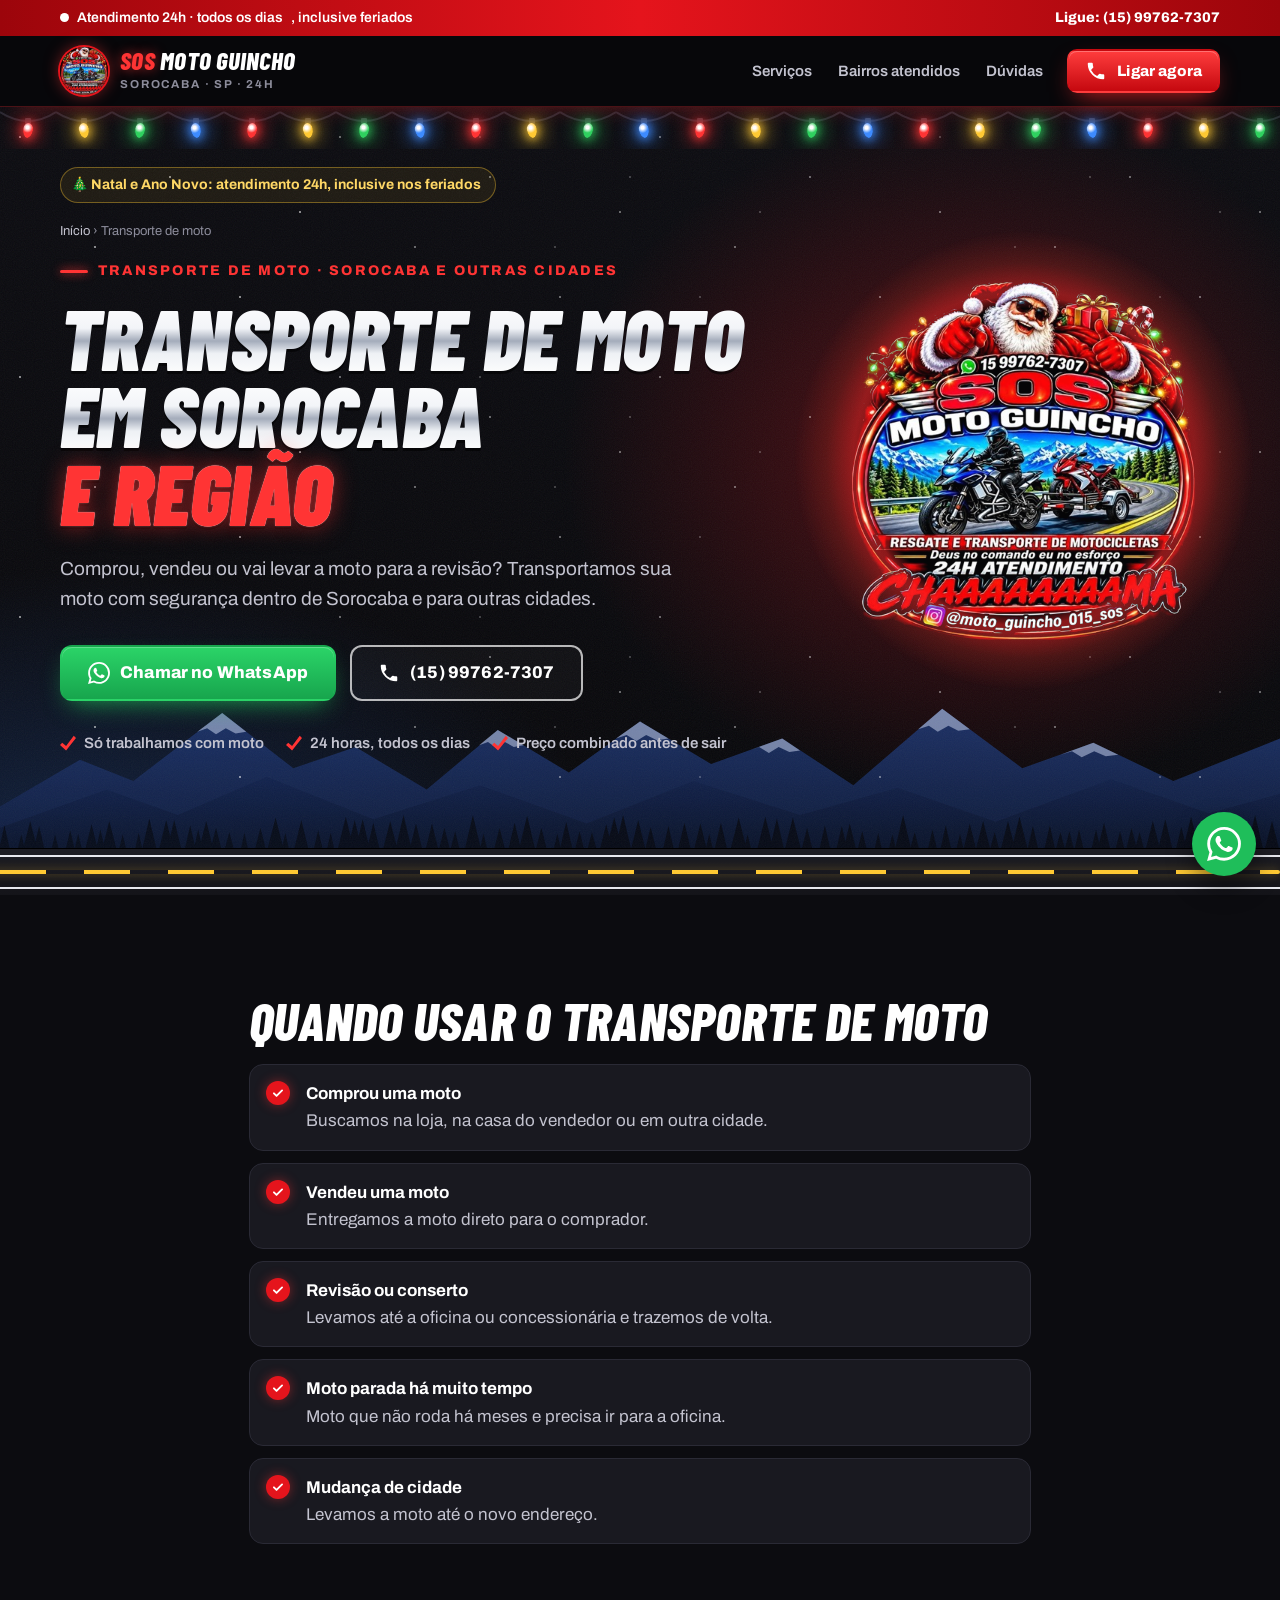
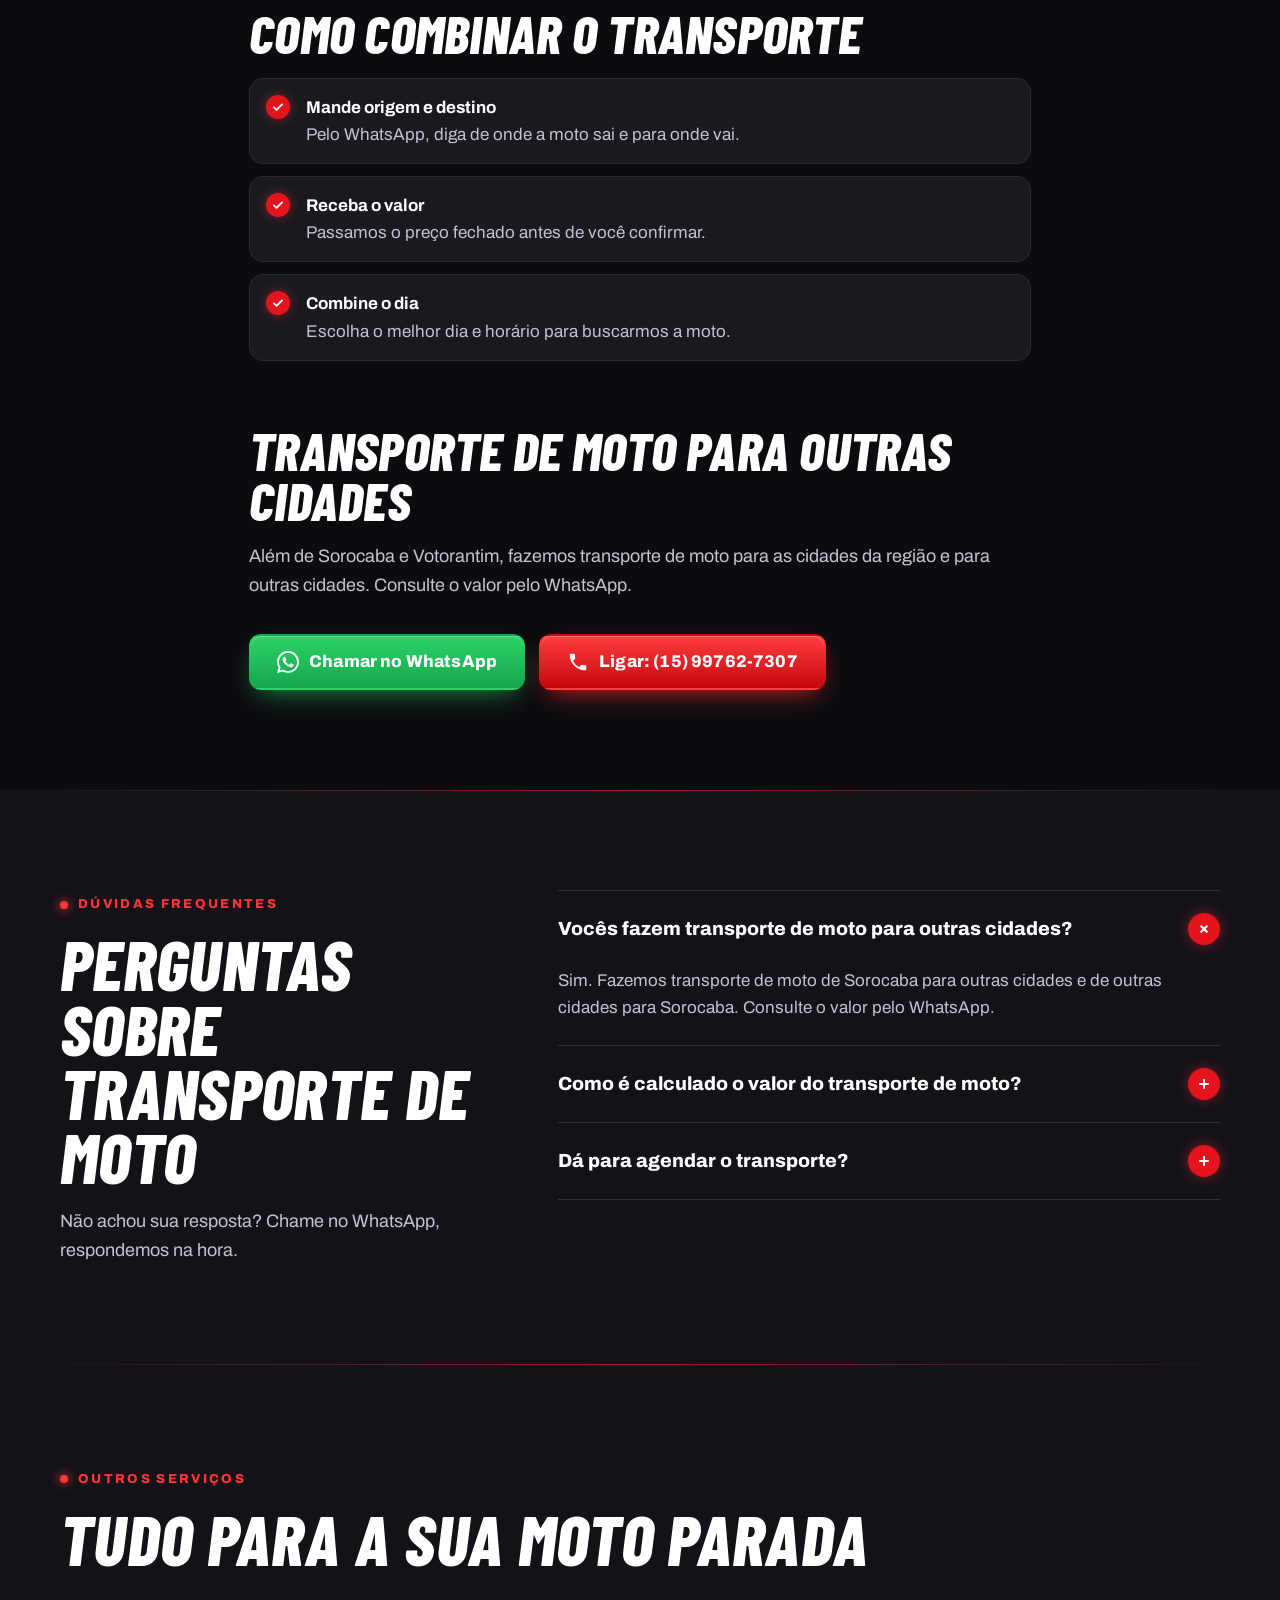
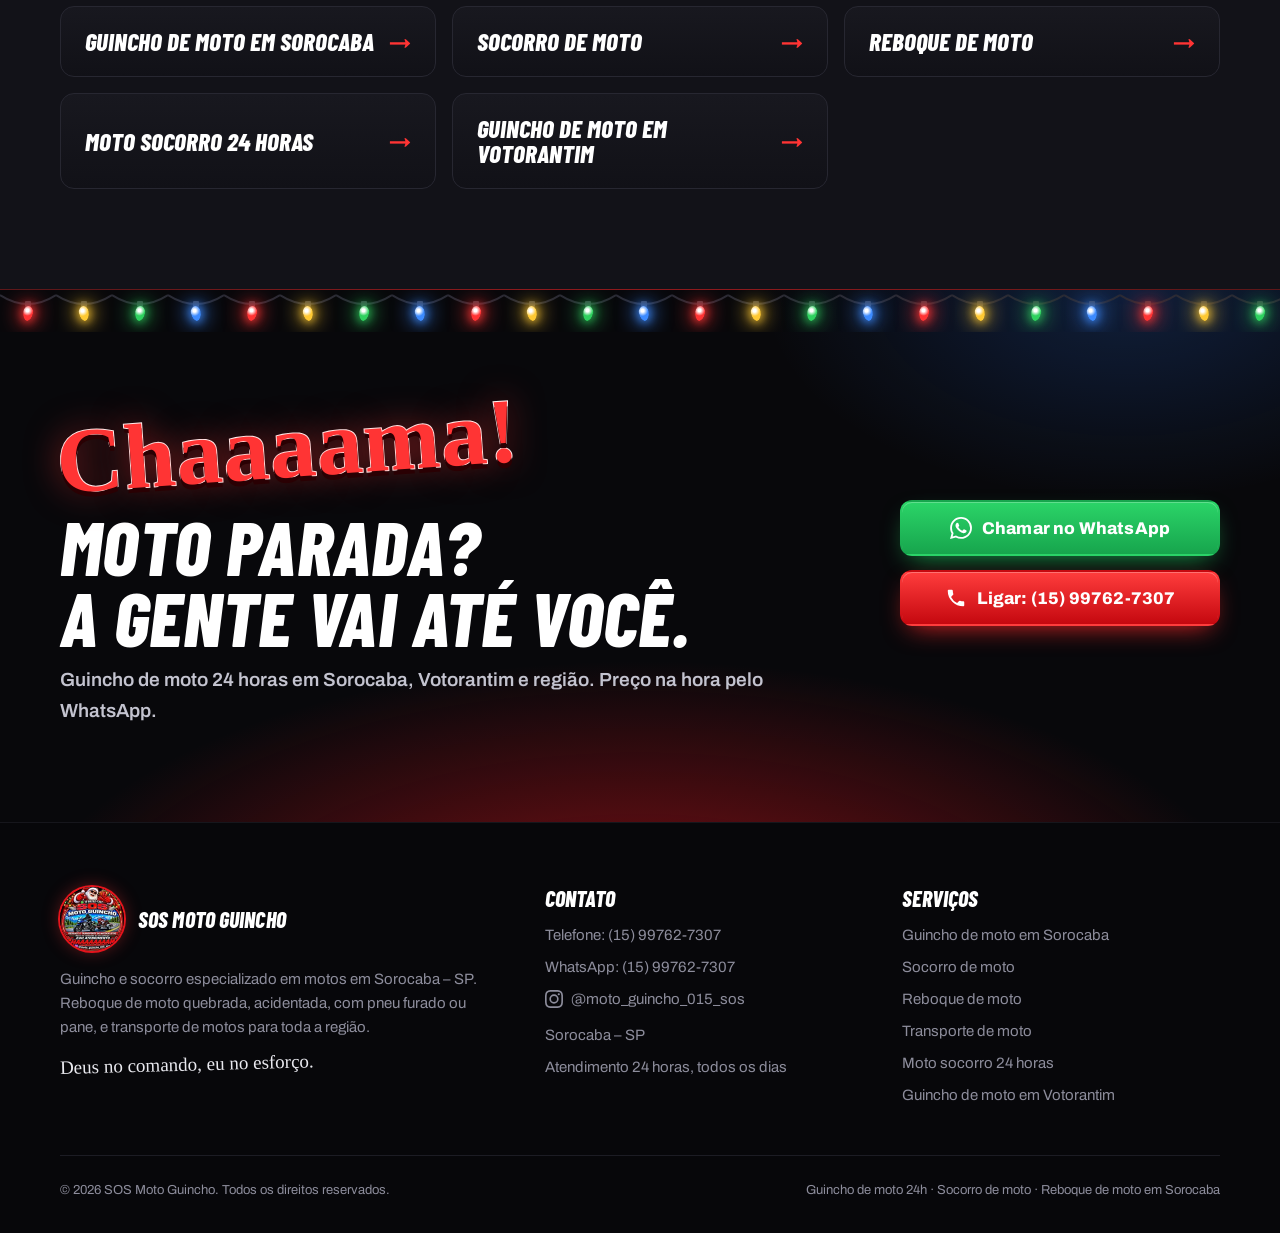
<file: transporte-de-moto-sorocaba/index.html>
<!doctype html>
<!-- Enfeites de Natal: para desligar, tire class="natal" abaixo (ou TEMA_NATAL = False no gerador) -->
<html lang="pt-BR" class="natal">
<head>
<meta charset="utf-8">
<meta name="viewport" content="width=device-width, initial-scale=1">
<title>Transporte de Moto em Sorocaba e Região | SOS Moto Guincho</title>
<meta name="description" content="Transporte de moto em Sorocaba e para outras cidades. Comprou, vendeu ou vai para a revisão? Levamos sua moto com segurança. (15) 99762-7307.">
<link rel="canonical" href="https://sos-moto-guincho.vercel.app/transporte-de-moto-sorocaba/">
<meta name="robots" content="index, follow, max-image-preview:large">
<meta name="theme-color" content="#07070a">
<meta name="geo.region" content="BR-SP">
<meta name="geo.placename" content="Sorocaba">
<meta property="og:type" content="website">
<meta property="og:locale" content="pt_BR">
<meta property="og:site_name" content="SOS Moto Guincho">
<meta property="og:title" content="Transporte de Moto em Sorocaba e Região | SOS Moto Guincho">
<meta property="og:description" content="Transporte de moto em Sorocaba e para outras cidades. Comprou, vendeu ou vai para a revisão? Levamos sua moto com segurança. (15) 99762-7307.">
<meta property="og:url" content="https://sos-moto-guincho.vercel.app/transporte-de-moto-sorocaba/">
<meta property="og:image" content="https://sos-moto-guincho.vercel.app/img/og-image.jpg">
<meta property="og:image:width" content="1200">
<meta property="og:image:height" content="628">
<meta name="twitter:card" content="summary_large_image">
<meta name="twitter:image" content="https://sos-moto-guincho.vercel.app/img/og-image.jpg">
<link rel="icon" href="../favicon.svg" type="image/svg+xml">
<link rel="apple-touch-icon" href="../apple-touch-icon.png">
<link rel="preconnect" href="https://fonts.googleapis.com">
<link rel="preconnect" href="https://fonts.gstatic.com" crossorigin>
<link href="https://fonts.googleapis.com/css2?family=Archivo:wght@400;600;800&family=Barlow+Condensed:ital,wght@1,800;1,900&family=Permanent+Marker&display=swap" rel="stylesheet">
<link rel="stylesheet" href="../estilo.css">
<script type="application/ld+json">
{
  "@context": "https://schema.org",
  "@graph": [
    {
      "@type": "Service",
      "name": "Transporte de moto",
      "serviceType": "Guincho de moto",
      "description": "Transporte de moto em Sorocaba e para outras cidades. Comprou, vendeu ou vai para a revisão? Levamos sua moto com segurança. (15) 99762-7307.",
      "url": "https://sos-moto-guincho.vercel.app/transporte-de-moto-sorocaba/",
      "areaServed": [
        {
          "@type": "City",
          "name": "Sorocaba"
        },
        {
          "@type": "City",
          "name": "Votorantim"
        },
        {
          "@type": "City",
          "name": "Itu"
        },
        {
          "@type": "City",
          "name": "Salto de Pirapora"
        },
        {
          "@type": "City",
          "name": "Araçoiaba da Serra"
        },
        {
          "@type": "City",
          "name": "Iperó"
        },
        {
          "@type": "City",
          "name": "Porto Feliz"
        },
        {
          "@type": "City",
          "name": "Mairinque"
        },
        {
          "@type": "City",
          "name": "Alumínio"
        },
        {
          "@type": "City",
          "name": "Piedade"
        }
      ],
      "provider": {
        "@type": [
          "AutomotiveBusiness",
          "EmergencyService"
        ],
        "@id": "https://sos-moto-guincho.vercel.app/#empresa",
        "name": "SOS Moto Guincho",
        "url": "https://sos-moto-guincho.vercel.app/",
        "telephone": "+55-15-99762-7307",
        "logo": "https://sos-moto-guincho.vercel.app/img/logo-480.jpg",
        "image": "https://sos-moto-guincho.vercel.app/img/og-image.jpg",
        "sameAs": [
          "https://www.instagram.com/moto_guincho_015_sos/"
        ],
        "address": {
          "@type": "PostalAddress",
          "addressLocality": "Sorocaba",
          "addressRegion": "SP",
          "addressCountry": "BR"
        }
      }
    },
    {
      "@type": "BreadcrumbList",
      "itemListElement": [
        {
          "@type": "ListItem",
          "position": 1,
          "name": "Início",
          "item": "https://sos-moto-guincho.vercel.app/"
        },
        {
          "@type": "ListItem",
          "position": 2,
          "name": "Transporte de moto",
          "item": "https://sos-moto-guincho.vercel.app/transporte-de-moto-sorocaba/"
        }
      ]
    },
    {
      "@type": "FAQPage",
      "mainEntity": [
        {
          "@type": "Question",
          "name": "Vocês fazem transporte de moto para outras cidades?",
          "acceptedAnswer": {
            "@type": "Answer",
            "text": "Sim. Fazemos transporte de moto de Sorocaba para outras cidades e de outras cidades para Sorocaba. Consulte o valor pelo WhatsApp."
          }
        },
        {
          "@type": "Question",
          "name": "Como é calculado o valor do transporte de moto?",
          "acceptedAnswer": {
            "@type": "Answer",
            "text": "O valor depende principalmente da distância entre a origem e o destino. Você recebe o preço fechado antes de confirmar."
          }
        },
        {
          "@type": "Question",
          "name": "Dá para agendar o transporte?",
          "acceptedAnswer": {
            "@type": "Answer",
            "text": "Sim. Combine pelo WhatsApp o melhor dia e horário para buscarmos a moto."
          }
        }
      ]
    }
  ]
}
</script>
</head>
<body>

<svg width="0" height="0" style="position:absolute" aria-hidden="true">
  <symbol id="i-zap" viewBox="0 0 24 24"><path d="M17.472 14.382c-.297-.149-1.758-.867-2.03-.967-.273-.099-.471-.148-.67.15-.197.297-.767.966-.94 1.164-.173.199-.347.223-.644.075-.297-.15-1.255-.463-2.39-1.475-.883-.788-1.48-1.761-1.653-2.059-.173-.297-.018-.458.13-.606.134-.133.298-.347.446-.52.149-.174.198-.298.298-.497.099-.198.05-.371-.025-.52-.075-.149-.669-1.612-.916-2.207-.242-.579-.487-.5-.669-.51-.173-.008-.371-.01-.57-.01-.198 0-.52.074-.792.372-.272.297-1.04 1.016-1.04 2.479 0 1.462 1.065 2.875 1.213 3.074.149.198 2.096 3.2 5.077 4.487.709.306 1.262.489 1.694.625.712.227 1.36.195 1.871.118.571-.085 1.758-.719 2.006-1.413.248-.694.248-1.289.173-1.413-.074-.124-.272-.198-.57-.347m-5.421 7.403h-.004a9.87 9.87 0 01-5.031-1.378l-.361-.214-3.741.982.998-3.648-.235-.374a9.86 9.86 0 01-1.51-5.26c.001-5.45 4.436-9.884 9.888-9.884 2.64 0 5.122 1.03 6.988 2.898a9.825 9.825 0 012.893 6.994c-.003 5.45-4.437 9.884-9.885 9.884m8.413-18.297A11.815 11.815 0 0012.05 0C5.495 0 .16 5.335.157 11.892c0 2.096.547 4.142 1.588 5.945L.057 24l6.305-1.654a11.882 11.882 0 005.683 1.448h.005c6.554 0 11.89-5.335 11.893-11.893a11.821 11.821 0 00-3.48-8.413z"/></symbol>
  <symbol id="i-tel" viewBox="0 0 24 24"><path d="M6.6 10.8a15.1 15.1 0 0 0 6.6 6.6l2.2-2.2a1 1 0 0 1 1-.25c1.12.37 2.33.57 3.6.57a1 1 0 0 1 1 1V20a1 1 0 0 1-1 1A17 17 0 0 1 3 4a1 1 0 0 1 1-1h3.5a1 1 0 0 1 1 1c0 1.25.2 2.45.57 3.57a1 1 0 0 1-.25 1z"/></symbol>
  <symbol id="i-insta" viewBox="0 0 24 24"><path d="M12 2.2c3.2 0 3.6 0 4.8.1 3.3.1 4.8 1.7 4.9 4.9.1 1.3.1 1.6.1 4.8s0 3.6-.1 4.8c-.1 3.2-1.7 4.8-4.9 4.9-1.3.1-1.6.1-4.8.1s-3.6 0-4.8-.1c-3.3-.1-4.8-1.7-4.9-4.9C2.2 15.6 2.2 15.2 2.2 12s0-3.6.1-4.8C2.4 3.9 3.9 2.4 7.2 2.3 8.4 2.2 8.8 2.2 12 2.2zM12 0C8.7 0 8.3 0 7.1.1 2.7.3.3 2.7.1 7.1 0 8.3 0 8.7 0 12s0 3.7.1 4.9c.2 4.4 2.6 6.8 7 7 1.2.1 1.6.1 4.9.1s3.7 0 4.9-.1c4.4-.2 6.8-2.6 7-7 .1-1.2.1-1.6.1-4.9s0-3.7-.1-4.9c-.2-4.4-2.6-6.8-7-7C15.7 0 15.3 0 12 0zm0 5.8a6.2 6.2 0 1 0 0 12.4 6.2 6.2 0 0 0 0-12.4zM12 16a4 4 0 1 1 0-8 4 4 0 0 1 0 8zm6.4-11.8a1.4 1.4 0 1 0 0 2.9 1.4 1.4 0 0 0 0-2.9z"/></symbol>
</svg>

<div class="topbar">
  <div class="wrap topbar__in">
    <span class="ao-vivo"><i></i> Atendimento 24h · todos os dias<span class="so-pc">, inclusive feriados</span></span>
    <a href="tel:+5515997627307">Ligue: (15) 99762-7307</a>
  </div>
</div>

<header class="header">
  <div class="wrap header__in">
    <a class="logo" href="../" aria-label="SOS Moto Guincho, página inicial">
      <img src="../img/logo-128.jpg" width="48" height="48" alt="">
      <span><b><em>SOS</em> Moto Guincho</b><small>Sorocaba · SP · 24h</small></span>
    </a>
    <nav class="nav" aria-label="Menu principal">
      <a href="../#servicos">Serviços</a>
      <a href="../#areas">Bairros atendidos</a>
      <a href="#duvidas">Dúvidas</a>
    </nav>
    <a class="btn btn--vermelho btn--sm" href="tel:+5515997627307"><svg class="ico" fill="currentColor"><use href="#i-tel"/></svg>Ligar agora</a>
  </div>
</header>

<main>
<section class="hero hero--sub" aria-labelledby="titulo">
  <div class="luzes" aria-hidden="true"><span></span><span></span><span></span><span></span><span></span><span></span><span></span><span></span><span></span><span></span><span></span><span></span><span></span><span></span><span></span><span></span><span></span><span></span><span></span><span></span><span></span><span></span><span></span><span></span><span></span><span></span><span></span><span></span><span></span><span></span><span></span><span></span><span></span><span></span><span></span><span></span><span></span><span></span><span></span><span></span></div>
  <div class="neve" aria-hidden="true"></div>
  <div class="wrap hero__grid">
    <div class="hero__txt">
      <p class="so-natal">🎄 Natal e Ano Novo: atendimento 24h, inclusive nos feriados</p>
      <p class="migalha"><a href="../">Início</a> › Transporte de moto</p>
      <p class="kicker">Transporte de moto · Sorocaba e outras cidades</p>
      <h1 id="titulo">Transporte de moto em Sorocaba <span>e região</span></h1>
      <p class="lead">Comprou, vendeu ou vai levar a moto para a revisão? Transportamos sua moto com segurança dentro de Sorocaba e para outras cidades.</p>
      <div class="ctas">
        <a class="btn btn--zap" href="https://wa.me/5515997627307?text=Ol%C3%A1!%20Preciso%20de%20guincho%20para%20minha%20moto.%20Estou%20em%3A%20"><svg class="ico" fill="currentColor"><use href="#i-zap"/></svg>Chamar no WhatsApp</a>
        <a class="btn btn--linha" href="tel:+5515997627307"><svg class="ico" fill="currentColor"><use href="#i-tel"/></svg>(15) 99762-7307</a>
      </div>
      <ul class="selos">
        <li>Só trabalhamos com moto</li>
        <li>24 horas, todos os dias</li>
        <li>Preço combinado antes de sair</li>
      </ul>
    </div>
    <div class="hero__arte">
      <div class="hero__logo">
        <img src="../img/logo-480.jpg" srcset="../img/logo-480.jpg 480w, ../img/logo-720.jpg 720w" sizes="(max-width: 980px) 280px, 360px" width="480" height="480" alt="Logo SOS Moto Guincho: resgate e transporte de motocicletas 24 horas">
      </div>
    </div>
  </div>
  <div class="serra" aria-hidden="true"></div>
  <div class="estrada" aria-hidden="true"></div>
</section>

<section class="secao">
  <div class="wrap texto">
<h2>Quando usar o transporte de moto</h2>
<ul class='checks'><li><div><b>Comprou uma moto</b>Buscamos na loja, na casa do vendedor ou em outra cidade.</div></li><li><div><b>Vendeu uma moto</b>Entregamos a moto direto para o comprador.</div></li><li><div><b>Revisão ou conserto</b>Levamos até a oficina ou concessionária e trazemos de volta.</div></li><li><div><b>Moto parada há muito tempo</b>Moto que não roda há meses e precisa ir para a oficina.</div></li><li><div><b>Mudança de cidade</b>Levamos a moto até o novo endereço.</div></li></ul>
<h2>Como combinar o transporte</h2>
<ul class='checks'><li><div><b>Mande origem e destino</b>Pelo WhatsApp, diga de onde a moto sai e para onde vai.</div></li><li><div><b>Receba o valor</b>Passamos o preço fechado antes de você confirmar.</div></li><li><div><b>Combine o dia</b>Escolha o melhor dia e horário para buscarmos a moto.</div></li></ul>
<h2>Transporte de moto para outras cidades</h2>
<p>Além de Sorocaba e Votorantim, fazemos transporte de moto para as cidades da região e para outras cidades. Consulte o valor pelo WhatsApp.</p>
    <div class="cta-meio">
      <a class="btn btn--zap" href="https://wa.me/5515997627307?text=Ol%C3%A1!%20Preciso%20de%20guincho%20para%20minha%20moto.%20Estou%20em%3A%20"><svg class="ico" fill="currentColor"><use href="#i-zap"/></svg>Chamar no WhatsApp</a>
      <a class="btn btn--vermelho" href="tel:+5515997627307"><svg class="ico" fill="currentColor"><use href="#i-tel"/></svg>Ligar: (15) 99762-7307</a>
    </div>
  </div>
</section>

<section class="secao faq" id="duvidas" aria-labelledby="t-faq">
  <div class="wrap faq__grid">
    <div>
      <span class="rotulo">Dúvidas frequentes</span>
      <h2 id="t-faq">Perguntas sobre transporte de moto</h2>
      <p class="intro">Não achou sua resposta? Chame no WhatsApp, respondemos na hora.</p>
    </div>
    <div class="faq__lista">
<details open><summary>Vocês fazem transporte de moto para outras cidades?</summary><p>Sim. Fazemos transporte de moto de Sorocaba para outras cidades e de outras cidades para Sorocaba. Consulte o valor pelo WhatsApp.</p></details>
<details><summary>Como é calculado o valor do transporte de moto?</summary><p>O valor depende principalmente da distância entre a origem e o destino. Você recebe o preço fechado antes de confirmar.</p></details>
<details><summary>Dá para agendar o transporte?</summary><p>Sim. Combine pelo WhatsApp o melhor dia e horário para buscarmos a moto.</p></details>
    </div>
  </div>
</section>

<section class="secao outros" aria-labelledby="t-outros">
  <div class="wrap">
    <span class="rotulo">Outros serviços</span>
    <h2 id="t-outros">Tudo para a sua moto parada</h2>
    <div class="outros__grid">
<a class="outro" href="../">Guincho de moto em Sorocaba</a>
<a class="outro" href="../socorro-de-moto-sorocaba/">Socorro de moto</a>
<a class="outro" href="../reboque-de-moto-sorocaba/">Reboque de moto</a>
<a class="outro" href="../moto-socorro-24-horas/">Moto socorro 24 horas</a>
<a class="outro" href="../guincho-de-moto-votorantim/">Guincho de moto em Votorantim</a>
    </div>
  </div>
</section>

<section class="final" aria-labelledby="t-final">
  <div class="luzes" aria-hidden="true"><span></span><span></span><span></span><span></span><span></span><span></span><span></span><span></span><span></span><span></span><span></span><span></span><span></span><span></span><span></span><span></span><span></span><span></span><span></span><span></span><span></span><span></span><span></span><span></span><span></span><span></span><span></span><span></span><span></span><span></span><span></span><span></span><span></span><span></span><span></span><span></span><span></span><span></span><span></span><span></span></div>
  <div class="wrap final__in">
    <div>
      <p class="chama" aria-hidden="true">Chaaaama!</p>
      <h2 id="t-final">Moto parada?<br>A gente vai até você.</h2>
      <p>Guincho de moto 24 horas em Sorocaba, Votorantim e região. Preço na hora pelo WhatsApp.</p>
    </div>
    <div class="ctas">
      <a class="btn btn--zap" href="https://wa.me/5515997627307?text=Ol%C3%A1!%20Preciso%20de%20guincho%20para%20minha%20moto.%20Estou%20em%3A%20"><svg class="ico" fill="currentColor"><use href="#i-zap"/></svg>Chamar no WhatsApp</a>
      <a class="btn btn--vermelho" href="tel:+5515997627307"><svg class="ico" fill="currentColor"><use href="#i-tel"/></svg>Ligar: (15) 99762-7307</a>
    </div>
  </div>
</section>
</main>

<footer class="rodape">
  <div class="wrap">
    <div class="rodape__grid">
      <div>
        <div class="rodape__marca"><img src="../img/logo-128.jpg" width="64" height="64" alt="" loading="lazy"><h3>SOS Moto Guincho</h3></div>
        <p>Guincho e socorro especializado em motos em Sorocaba – SP. Reboque de moto quebrada, acidentada, com pneu furado ou pane, e transporte de motos para toda a região.</p>
        <p class="lema">Deus no comando, eu no esforço.</p>
      </div>
      <div>
        <h3>Contato</h3>
        <ul>
          <li><a href="tel:+5515997627307">Telefone: (15) 99762-7307</a></li>
          <li><a href="https://wa.me/5515997627307">WhatsApp: (15) 99762-7307</a></li>
          <li><a class="insta" href="https://www.instagram.com/moto_guincho_015_sos/" rel="noopener" target="_blank"><svg aria-hidden="true"><use href="#i-insta"/></svg>@moto_guincho_015_sos</a></li>
          <li>Sorocaba – SP</li>
          <li>Atendimento 24 horas, todos os dias</li>
        </ul>
      </div>
      <div>
        <h3>Serviços</h3>
        <ul>
<li><a href="../">Guincho de moto em Sorocaba</a></li>
<li><a href="../socorro-de-moto-sorocaba/">Socorro de moto</a></li>
<li><a href="../reboque-de-moto-sorocaba/">Reboque de moto</a></li>
<li><a href="../transporte-de-moto-sorocaba/">Transporte de moto</a></li>
<li><a href="../moto-socorro-24-horas/">Moto socorro 24 horas</a></li>
<li><a href="../guincho-de-moto-votorantim/">Guincho de moto em Votorantim</a></li>
        </ul>
      </div>
    </div>
    <div class="rodape__base">
      <span>© 2026 SOS Moto Guincho. Todos os direitos reservados.</span>
      <span>Guincho de moto 24h · Socorro de moto · Reboque de moto em Sorocaba</span>
    </div>
  </div>
</footer>

<a class="zap-flutua" href="https://wa.me/5515997627307?text=Ol%C3%A1!%20Preciso%20de%20guincho%20para%20minha%20moto.%20Estou%20em%3A%20" aria-label="Chamar no WhatsApp"><svg><use href="#i-zap"/></svg></a>

<nav class="barra-mobile" aria-label="Contato rápido">
  <a class="btn btn--vermelho" href="tel:+5515997627307"><svg class="ico" fill="currentColor"><use href="#i-tel"/></svg>Ligar</a>
  <a class="btn btn--zap" href="https://wa.me/5515997627307?text=Ol%C3%A1!%20Preciso%20de%20guincho%20para%20minha%20moto.%20Estou%20em%3A%20"><svg class="ico" fill="currentColor"><use href="#i-zap"/></svg>WhatsApp</a>
</nav>
</body>
</html>
</file>
<file: estilo.css>
/* =========================================================
   SOS Moto Guincho — tema do logo (neon vermelho, preto, cromo)
   Enfeites de Natal: ficam ligados quando a tag <html> tem a
   classe "natal". Para desligar em janeiro, é só tirar essa classe.
   ========================================================= */
:root{
  --preto:#07070a;
  --fundo:#0c0c10;
  --fundo-2:#121218;
  --fundo-3:#191920;
  --linha:#272731;
  --texto:#f3f3f6;
  --texto-2:#c3c3cf;
  --texto-3:#8d8d9c;
  --vermelho:#e5141c;
  --vermelho-2:#a3070d;
  --neon:#ff3434;
  --azul:#2f7bff;
  --dourado:#ffc933;
  --zap:#1fbe5a;
  --zap-2:#16a34c;
  --placa:#0f6b3a;
  --display:"Barlow Condensed", "Arial Narrow", Impact, sans-serif;
  --corpo:"Archivo", system-ui, -apple-system, "Segoe UI", sans-serif;
  --pincel:"Permanent Marker", "Marker Felt", "Comic Sans MS", cursive;
}
*,*::before,*::after{box-sizing:border-box}
html{scroll-behavior:smooth;-webkit-text-size-adjust:100%;background:var(--preto)}
body{margin:0;font-family:var(--corpo);font-size:17px;line-height:1.6;color:var(--texto);background:var(--fundo);overflow-x:hidden}
img,svg{display:block;max-width:100%}
a{color:inherit}
::selection{background:var(--vermelho);color:#fff}
.wrap{width:min(1160px, 100% - 32px);margin-inline:auto}
h1,h2,h3{font-family:var(--display);font-weight:800;font-style:italic;line-height:.92;text-transform:uppercase;letter-spacing:.005em;margin:0;color:#fff}
h2{font-size:clamp(40px, 5.8vw, 70px)}
h3{font-size:27px;line-height:1}
p{margin:0}
.ico{width:22px;height:22px;flex:none}
.sr{position:absolute;width:1px;height:1px;overflow:hidden;clip:rect(0 0 0 0);white-space:nowrap}
:focus-visible{outline:3px solid var(--dourado);outline-offset:3px}

/* ---------- botões ---------- */
.btn{display:inline-flex;align-items:center;justify-content:center;gap:10px;min-height:56px;padding:0 26px;border-radius:12px;font-weight:800;font-size:17px;text-decoration:none;letter-spacing:.01em;transition:transform .18s ease, box-shadow .18s ease, background .18s ease, color .18s ease;border:2px solid transparent;white-space:nowrap;color:#fff}
.btn:hover{transform:translateY(-2px)}
.btn--zap{background:linear-gradient(180deg,#2bd468,#17a54d);box-shadow:inset 0 1px 0 rgba(255,255,255,.25), 0 10px 26px -10px rgba(31,190,90,.85)}
.btn--zap:hover{box-shadow:inset 0 1px 0 rgba(255,255,255,.25), 0 14px 32px -8px rgba(31,190,90,.95)}
.btn--vermelho,.btn--amarelo{background:linear-gradient(180deg,#ff3d3d,#c5080f);box-shadow:inset 0 1px 0 rgba(255,255,255,.28), 0 10px 26px -10px rgba(255,40,40,.9)}
.btn--vermelho:hover,.btn--amarelo:hover{box-shadow:inset 0 1px 0 rgba(255,255,255,.28), 0 14px 34px -8px rgba(255,40,40,1)}
.btn--linha{border-color:rgba(255,255,255,.7);color:#fff;background:rgba(255,255,255,.03)}
.btn--linha:hover{background:#fff;color:#0c0c10;border-color:#fff}
.btn--escuro{background:#0c0c10;color:#fff;border-color:rgba(255,255,255,.18)}
.btn--escuro:hover{border-color:var(--neon)}
.btn--sm{min-height:44px;padding:0 16px;font-size:15px;border-radius:10px}

/* ---------- faixa de cima e cabeçalho ---------- */
.topbar{background:linear-gradient(90deg,#9c050b,#e5141c 50%,#9c050b);color:#fff;font-size:14px;font-weight:600}
.topbar__in{display:flex;justify-content:space-between;align-items:center;gap:12px;min-height:36px}
.topbar a{font-weight:800;text-decoration:none}
.ao-vivo{display:inline-flex;align-items:center;gap:8px}
.ao-vivo i{width:9px;height:9px;border-radius:50%;background:#fff;box-shadow:0 0 0 0 rgba(255,255,255,.7);animation:pulsa 1.8s infinite}
@keyframes pulsa{70%{box-shadow:0 0 0 9px rgba(255,255,255,0)}100%{box-shadow:0 0 0 0 rgba(255,255,255,0)}}

.header{position:sticky;top:0;z-index:30;background:rgba(7,7,10,.9);backdrop-filter:blur(10px);-webkit-backdrop-filter:blur(10px);border-bottom:1px solid rgba(255,52,52,.28);box-shadow:0 12px 30px -24px rgba(255,40,40,.9)}
.header__in{display:flex;align-items:center;gap:24px;min-height:70px}
.logo{display:flex;align-items:center;gap:12px;text-decoration:none;color:#fff;margin-right:auto}
.logo img{width:48px;height:48px;border-radius:50%;object-fit:cover;box-shadow:0 0 0 2px var(--vermelho), 0 0 16px rgba(255,52,52,.55)}
.logo b{display:block;font-family:var(--display);font-style:italic;font-weight:800;font-size:25px;line-height:.9;text-transform:uppercase;letter-spacing:.01em}
.logo b em{font-style:inherit;color:var(--neon);text-shadow:0 0 12px rgba(255,52,52,.6)}
.logo small{display:block;font-size:11.5px;font-weight:700;color:var(--texto-3);letter-spacing:.16em;text-transform:uppercase;margin-top:3px}
.nav{display:flex;gap:26px}
.nav a{color:var(--texto-2);text-decoration:none;font-weight:600;font-size:15px;transition:color .15s ease}
.nav a:hover{color:#fff}

/* ---------- luzes de Natal ---------- */
.luzes,.neve,.so-natal{display:none}
.natal .luzes{display:flex;position:absolute;top:0;left:0;right:0;z-index:3;height:42px;overflow:hidden;pointer-events:none;
  background:url("data:image/svg+xml,%3Csvg xmlns='http://www.w3.org/2000/svg' width='56' height='42'%3E%3Cpath d='M0 5Q28 23 56 5' fill='none' stroke='%232b2b35' stroke-width='2'/%3E%3C/svg%3E") repeat-x 0 0}
.luzes span{flex:0 0 56px;position:relative;--c:#ff3434;--g:rgba(255,52,52,.75)}
.luzes span::before{content:"";position:absolute;left:25px;top:11px;width:6px;height:6px;border-radius:1px;background:#3a3a44}
.luzes span::after{content:"";position:absolute;left:23px;top:16px;width:10px;height:15px;border-radius:50% 50% 50% 50% / 40% 40% 60% 60%;background:radial-gradient(circle at 40% 30%, #fff 0 12%, var(--c) 45%);box-shadow:0 0 8px 2px var(--g), 0 0 20px 4px var(--g)}
.luzes span:nth-child(4n+2){--c:#ffc933;--g:rgba(255,201,51,.7)}
.luzes span:nth-child(4n+3){--c:#2fd15f;--g:rgba(47,209,95,.65)}
.luzes span:nth-child(4n+4){--c:#3d8bff;--g:rgba(61,139,255,.75)}
.luzes span:nth-child(odd)::after{transform:rotate(9deg)}
.luzes span:nth-child(even)::after{transform:rotate(-9deg)}

/* neve caindo no topo */
.natal .neve{display:block;position:absolute;inset:0;z-index:-1;pointer-events:none;overflow:hidden}
.neve::before,.neve::after{content:"";position:absolute;left:0;right:0;top:-240px;height:calc(100% + 240px);
  background-image:
    radial-gradient(2px 2px at 20px 30px,#fff 50%,transparent 51%),
    radial-gradient(1.6px 1.6px at 95px 140px,#fff 50%,transparent 51%),
    radial-gradient(2.4px 2.4px at 170px 70px,#fff 50%,transparent 51%),
    radial-gradient(1.5px 1.5px at 240px 190px,#fff 50%,transparent 51%),
    radial-gradient(2px 2px at 300px 105px,#fff 50%,transparent 51%);
  background-size:320px 240px;opacity:.38}
.neve::after{background-size:460px 240px;opacity:.22;filter:blur(.6px)}

/* ---------- topo da página (hero) ---------- */
.hero{position:relative;isolation:isolate;overflow:hidden;color:var(--texto);background:
  radial-gradient(620px 520px at 76% 44%, rgba(229,20,28,.34), transparent 66%),
  radial-gradient(760px 420px at 6% 96%, rgba(47,123,255,.22), transparent 70%),
  linear-gradient(180deg,#0b0b10 0%,#07070a 100%)}
.hero::before{content:"";position:absolute;inset:0;opacity:.06;pointer-events:none;z-index:0;
  background-image:url("data:image/svg+xml,%3Csvg xmlns='http://www.w3.org/2000/svg' width='180' height='180'%3E%3Cfilter id='n'%3E%3CfeTurbulence type='fractalNoise' baseFrequency='.9' numOctaves='3' stitchTiles='stitch'/%3E%3C/filter%3E%3Crect width='100%25' height='100%25' filter='url(%23n)'/%3E%3C/svg%3E")}
.hero__grid{position:relative;display:grid;grid-template-columns:1.08fr .92fr;gap:40px;align-items:center;padding:70px 0 150px}
.so-natal{align-items:center;gap:8px;margin:0 0 18px;padding:6px 14px 6px 10px;border-radius:999px;border:1px solid rgba(255,201,51,.38);background:rgba(255,201,51,.08);color:#ffd866;font-size:14px;font-weight:700}
.natal .so-natal{display:inline-flex}
.kicker{display:flex;align-items:center;gap:10px;font-size:14px;font-weight:800;letter-spacing:.16em;text-transform:uppercase;color:var(--neon)}
.kicker::before{content:"";width:28px;height:3px;border-radius:2px;background:var(--neon);box-shadow:0 0 10px var(--neon)}
.hero h1{font-size:clamp(52px, 6.4vw, 92px);margin:16px 0 22px;font-weight:900;
  background-image:linear-gradient(180deg,#ffffff 0%,#f2f4f8 38%,#a3abba 54%,#eef1f5 70%,#ffffff 100%);background-size:100% .92em;
  -webkit-background-clip:text;background-clip:text;-webkit-text-fill-color:transparent;filter:drop-shadow(0 3px 0 rgba(0,0,0,.55))}
.hero h1 span{display:block;-webkit-text-fill-color:var(--neon);color:var(--neon);text-shadow:0 0 22px rgba(255,52,52,.55), 0 0 2px rgba(255,255,255,.35)}
.lead{font-size:19px;color:var(--texto-2);max-width:34em}
.ctas{display:flex;flex-wrap:wrap;gap:14px;margin-top:30px}
.selos{list-style:none;padding:0;margin:30px 0 0;display:flex;flex-wrap:wrap;gap:10px 22px;font-size:15px;font-weight:600;color:var(--texto-2)}
.selos li{display:flex;align-items:center;gap:8px}
.selos li::before{content:"";width:16px;height:16px;flex:none;background:var(--neon);clip-path:polygon(14% 52%,0 66%,38% 100%,100% 22%,86% 8%,38% 72%)}

.hero__arte{position:relative;display:grid;place-items:center}
.hero__logo{position:relative;width:min(480px, 100%);aspect-ratio:1;border-radius:50%;
  background:radial-gradient(circle closest-side,#050507 0 90%,transparent 95%)}
/* brilho vermelho em volta do logo */
.hero__logo::before{content:"";position:absolute;inset:-14%;border-radius:50%;pointer-events:none;
  background:radial-gradient(circle closest-side,rgba(255,40,40,0) 66%,rgba(255,40,40,.5) 72%,rgba(255,60,40,.16) 86%,rgba(255,40,40,0) 100%)}
/* "lighten": o fundo preto do logo some e só o desenho aparece */
.hero__logo img{position:relative;width:100%;height:auto;mix-blend-mode:lighten}

/* serra azul (montanhas do logo) e estrada */
.serra{position:absolute;left:0;right:0;bottom:46px;height:170px;z-index:-2;pointer-events:none;opacity:.9;
  background:url("img/serra.svg") center bottom / max(100%, 1100px) 100% no-repeat}
.estrada{position:absolute;left:0;right:0;bottom:0;height:46px;z-index:2;overflow:hidden;background:
  linear-gradient(#e7e8ee,#e7e8ee) left 6px / 100% 2px no-repeat,
  linear-gradient(#e7e8ee,#e7e8ee) left calc(100% - 6px) / 100% 2px no-repeat,
  linear-gradient(180deg,#1d1d24,#141419);box-shadow:0 -1px 0 #000}
.estrada::before{content:"";position:absolute;top:50%;left:-84px;right:0;height:4px;margin-top:-2px;border-radius:2px;
  background:repeating-linear-gradient(90deg,var(--dourado) 0 46px,transparent 46px 84px);box-shadow:0 0 10px rgba(255,201,51,.35)}
.hero--sub .hero__grid{padding-bottom:140px}

/* animações (só para quem não pediu menos movimento) */
@media (prefers-reduced-motion: no-preference){
  .hero .so-natal,.hero .kicker,.hero h1,.hero .lead,.hero .ctas,.hero .selos{animation:sobe .7s cubic-bezier(.2,.7,.2,1) both}
  .hero h1{animation-delay:.06s}
  .hero .lead{animation-delay:.12s}
  .hero .ctas{animation-delay:.2s}
  .hero .selos{animation-delay:.28s}
  .hero__logo img{animation:entra 1s .15s cubic-bezier(.2,.8,.2,1) both, flutua 6s 1.2s ease-in-out infinite alternate}
  .hero__logo::before{animation:brilho 3.2s ease-in-out infinite alternate}
  .estrada::before{animation:pista .9s linear infinite}
  .luzes span::after{animation:pisca 2.6s ease-in-out infinite}
  .luzes span:nth-child(3n)::after{animation-delay:.9s}
  .luzes span:nth-child(3n+1)::after{animation-delay:1.7s}
  .luzes span:nth-child(5n)::after{animation-duration:1.9s}
  .neve::before{animation:neve 16s linear infinite}
  .neve::after{animation:neve 26s linear infinite}
}
@keyframes sobe{from{opacity:0;transform:translateY(16px)}to{opacity:1;transform:none}}
@keyframes entra{from{opacity:0;transform:scale(.9) rotate(-4deg)}to{opacity:1;transform:none}}
@keyframes flutua{from{transform:translateY(0)}to{transform:translateY(-10px)}}
@keyframes brilho{from{opacity:.65}to{opacity:1}}
@keyframes pista{to{transform:translateX(84px)}}
@keyframes pisca{0%,100%{opacity:1}50%{opacity:.35;box-shadow:0 0 4px 1px var(--g)}}
@keyframes neve{to{transform:translateY(240px)}}

/* ---------- seções ---------- */
section{scroll-margin-top:84px}
.secao{padding:100px 0;background:var(--fundo);position:relative}
.rotulo{display:inline-flex;align-items:center;gap:10px;font-size:13px;font-weight:800;letter-spacing:.18em;text-transform:uppercase;color:var(--neon);margin-bottom:16px}
.rotulo::before{content:"";width:8px;height:8px;border-radius:50%;background:var(--neon);box-shadow:0 0 10px 2px rgba(255,52,52,.6)}
.intro{max-width:40em;margin-top:18px;font-size:18px;color:var(--texto-2)}

/* passos */
.passos{display:grid;grid-template-columns:repeat(3,1fr);gap:22px;margin-top:56px}
.passo{position:relative;padding:30px 28px 30px;border-radius:16px;background:linear-gradient(180deg,#15151c,#0f0f14);border:1px solid var(--linha)}
.passo__n{font-family:var(--display);font-style:italic;font-weight:900;font-size:96px;line-height:.8;color:transparent;-webkit-text-stroke:2px var(--neon);text-shadow:0 0 22px rgba(255,52,52,.45);display:block;margin-bottom:18px}
.passo h3{margin-bottom:10px}
.passo p{color:var(--texto-2)}

/* serviços */
.servicos{background:var(--fundo-2)}
.servicos::before,.faq::before,.outros::before{content:"";position:absolute;top:0;left:0;right:0;height:1px;background:linear-gradient(90deg,transparent,rgba(255,52,52,.55),transparent)}
.cards{display:grid;grid-template-columns:repeat(3,1fr);gap:22px;margin-top:56px}
.card{position:relative;overflow:hidden;background:linear-gradient(180deg,#18181f,#111117);border:1px solid var(--linha);border-radius:18px;padding:30px 28px;transition:transform .2s ease, box-shadow .2s ease, border-color .2s ease}
.card::before{content:"";position:absolute;left:0;right:0;top:0;height:3px;background:linear-gradient(90deg,var(--vermelho),#ff8a3d 55%,transparent)}
.card:hover{transform:translateY(-4px);border-color:rgba(255,52,52,.55);box-shadow:0 24px 44px -22px rgba(229,20,28,.75)}
.card__ico{width:58px;height:58px;border-radius:50%;display:grid;place-items:center;margin-bottom:22px;background:radial-gradient(circle at 35% 28%,#ff6363,#c3070e 70%);box-shadow:0 0 0 5px rgba(229,20,28,.14), 0 10px 22px -8px rgba(255,40,40,.85)}
.card__ico svg{width:28px;height:28px;stroke:#fff}
.card h3{margin-bottom:10px}
.card p{color:var(--texto-2);font-size:16px}
.card__link{display:inline-block;margin-top:16px;font-weight:800;font-size:15px;text-decoration:none;color:#ff6b6b;border-bottom:2px solid rgba(255,107,107,.45)}
.card__link:hover{color:#fff;border-color:#fff}

/* por que só moto */
.porque{background:linear-gradient(165deg,#0d1a3d 0%,#0a0f22 50%,#08080b 100%);overflow:hidden}
.porque::after{content:"";position:absolute;left:0;right:0;bottom:0;height:120px;opacity:.35;pointer-events:none;background:url("img/serra.svg") center bottom / max(100%, 1100px) 100% no-repeat}
.porque__grid{position:relative;z-index:1;display:grid;grid-template-columns:1fr 1fr;gap:64px;align-items:start}
.frase{font-size:clamp(46px, 6.4vw, 86px);font-weight:900}
.frase em{font-style:inherit;color:var(--neon);text-shadow:0 0 24px rgba(255,52,52,.45)}
.porque p{color:var(--texto-2);font-size:18px}
.lista{list-style:none;padding:0;margin:28px 0 0;display:grid;gap:14px}
.lista li{display:grid;grid-template-columns:40px 1fr;gap:14px;align-items:start;padding:18px;border:1px solid rgba(255,255,255,.08);border-radius:14px;background:rgba(255,255,255,.035);backdrop-filter:blur(4px)}
.lista b{display:block;color:#fff;font-size:17px}
.lista span{color:var(--texto-2);font-size:15px}
.lista .num{font-family:var(--display);font-style:italic;font-weight:900;font-size:38px;line-height:1;color:var(--neon);text-shadow:0 0 14px rgba(255,52,52,.5)}

/* áreas */
.areas__grid{display:grid;grid-template-columns:1.25fr 1fr;gap:48px;margin-top:48px}
.areas h3{font-size:26px;margin-bottom:16px}
.chips{display:flex;flex-wrap:wrap;gap:8px;list-style:none;padding:0;margin:0}
.chips li{background:var(--fundo-3);border:1px solid #2e2e3a;border-radius:999px;padding:6px 14px;font-size:15px;font-weight:600;color:#e4e4ec}
.placas{display:flex;flex-wrap:wrap;gap:10px;list-style:none;padding:0;margin:0 0 36px}
.placas li{background:var(--placa);color:#fff;border-radius:6px;padding:8px 14px;font-weight:800;font-size:15px;box-shadow:inset 0 0 0 2px var(--placa), inset 0 0 0 4px #fff}
.rodovias{display:grid;gap:10px;list-style:none;padding:0;margin:0}
.rodovias li{display:flex;align-items:center;gap:12px;font-weight:600;font-size:15px;color:#e4e4ec}
.escudo{flex:none;display:grid;place-items:center;width:58px;height:44px;background:#fff;color:#111;border:2.5px solid #111;box-shadow:0 0 0 2px #fff;border-radius:8px 8px 22px 22px;font-family:var(--display);font-weight:800;font-size:19px;line-height:.85;text-align:center}
.escudo small{display:block;font-size:11px}
.areas__mais{margin-top:28px;font-weight:600;color:var(--texto-2)}
.areas__mais a{font-weight:800;color:#ff6b6b}

/* dúvidas */
.faq{background:var(--fundo-2)}
.faq__grid{display:grid;grid-template-columns:.8fr 1.2fr;gap:56px;align-items:start}
.faq__lista{border-top:1px solid rgba(255,255,255,.12)}
.faq details{border-bottom:1px solid rgba(255,255,255,.12)}
.faq summary{list-style:none;cursor:pointer;display:flex;justify-content:space-between;align-items:center;gap:20px;padding:22px 0;font-weight:800;font-size:19px;color:#fff}
.faq summary::-webkit-details-marker{display:none}
.faq summary::after{content:"";flex:none;width:32px;height:32px;border-radius:50%;background:var(--vermelho) url("data:image/svg+xml,%3Csvg xmlns='http://www.w3.org/2000/svg' viewBox='0 0 24 24' fill='none' stroke='%23ffffff' stroke-width='3' stroke-linecap='round'%3E%3Cpath d='M12 6v12M6 12h12'/%3E%3C/svg%3E") center/16px no-repeat;box-shadow:0 0 14px rgba(255,52,52,.45);transition:transform .2s ease}
.faq summary:hover{color:#ffd0d0}
.faq details[open] summary::after{transform:rotate(45deg)}
.faq details p{padding:0 0 24px;color:var(--texto-2);max-width:40em}

/* chamada final */
.final{position:relative;overflow:hidden;isolation:isolate;color:#fff;background:
  radial-gradient(900px 420px at 50% 125%, rgba(229,20,28,.6), transparent 70%),
  radial-gradient(520px 300px at 88% 0%, rgba(47,123,255,.2), transparent 70%),
  #08080b;border-top:1px solid rgba(255,52,52,.35)}
.final__in{position:relative;z-index:2;display:flex;justify-content:space-between;align-items:center;gap:40px;padding:110px 0 96px}
.final .chama{display:inline-block;font-family:var(--pincel);font-size:clamp(46px, 7.4vw, 92px);line-height:1;color:var(--neon);-webkit-text-stroke:2px #fff;paint-order:stroke fill;text-shadow:0 5px 0 #2a0003, 0 0 34px rgba(255,52,52,.55);transform:rotate(-4deg);margin:0 0 18px -4px;letter-spacing:.01em}
.final h2{font-size:clamp(42px, 6vw, 80px)}
.final p{font-size:19px;font-weight:600;margin-top:14px;color:var(--texto-2)}
.final .ctas{margin-top:0;flex-direction:column;align-items:stretch;min-width:320px}

/* rodapé */
.rodape{background:var(--preto);color:var(--texto-3);padding:64px 0 32px;font-size:15px;border-top:1px solid #16161c}
.rodape__grid{display:grid;grid-template-columns:1.4fr 1fr 1fr;gap:40px}
.rodape h3{font-size:22px;color:#fff;margin-bottom:14px}
.rodape a{text-decoration:none}
.rodape a:hover{color:#fff}
.rodape ul{list-style:none;padding:0;margin:0;display:grid;gap:8px}
.rodape__marca{display:flex;align-items:center;gap:14px;margin-bottom:16px}
.rodape__marca img{width:64px;height:64px;border-radius:50%;object-fit:cover;box-shadow:0 0 0 2px var(--vermelho), 0 0 18px rgba(255,52,52,.4)}
.rodape__marca h3{margin:0}
.lema{font-family:var(--pincel);font-size:19px;color:#e9e9ef;margin-top:14px;transform:rotate(-1.5deg);transform-origin:left}
.insta{display:inline-flex;align-items:center;gap:8px}
.insta svg{width:18px;height:18px;fill:currentColor}
.rodape__base{border-top:1px solid #1c1c24;margin-top:48px;padding-top:24px;display:flex;justify-content:space-between;gap:16px;flex-wrap:wrap;font-size:13px}

/* whatsapp flutuante e barra do celular */
.zap-flutua{position:fixed;right:24px;bottom:24px;z-index:40;width:64px;height:64px;border-radius:50%;background:var(--zap);display:grid;place-items:center;box-shadow:0 0 0 0 rgba(31,190,90,.6), 0 12px 26px rgba(0,0,0,.45);transition:transform .15s ease;animation:chamaZap 2.4s infinite}
@keyframes chamaZap{70%{box-shadow:0 0 0 16px rgba(31,190,90,0), 0 12px 26px rgba(0,0,0,.45)}100%{box-shadow:0 0 0 0 rgba(31,190,90,0), 0 12px 26px rgba(0,0,0,.45)}}
.zap-flutua:hover{transform:scale(1.08)}
.zap-flutua svg{width:34px;height:34px;fill:#fff}
.barra-mobile{display:none}

/* ---------- páginas de serviço ---------- */
.hero--sub .hero__grid{grid-template-columns:1.3fr .7fr;padding-top:60px}
.hero--sub h1{font-size:clamp(48px, 6.6vw, 88px)}
.hero--sub .hero__logo{width:min(360px, 100%)}
.migalha{font-size:13px;color:var(--texto-3);margin:0 0 18px}
.migalha a{color:var(--texto-2);text-decoration:none}
.migalha a:hover{color:#fff}
.texto{max-width:46em}
.texto h2{font-size:clamp(34px, 4.8vw, 54px);margin:64px 0 18px}
.texto h2:first-child{margin-top:0}
.texto p{font-size:18px;color:var(--texto-2);margin:0 0 16px}
.texto b,.texto strong{color:#fff}
.checks{list-style:none;padding:0;margin:20px 0 0;display:grid;gap:12px}
.checks li{display:grid;grid-template-columns:28px 1fr;gap:12px;align-items:start;background:var(--fundo-3);border:1px solid #2a2a35;border-radius:14px;padding:15px 16px;font-size:17px;color:var(--texto-2)}
.checks li::before{content:"";width:24px;height:24px;margin-top:1px;border-radius:50%;background:var(--vermelho) url("data:image/svg+xml,%3Csvg xmlns='http://www.w3.org/2000/svg' viewBox='0 0 24 24' fill='none' stroke='%23ffffff' stroke-width='3.2' stroke-linecap='round' stroke-linejoin='round'%3E%3Cpath d='M5 12.5l4.5 4.5L19 7.5'/%3E%3C/svg%3E") center/14px no-repeat;box-shadow:0 0 12px rgba(255,52,52,.45)}
.checks b{display:block;color:#fff}
.aviso{margin-top:24px;padding:18px 20px;border-left:4px solid var(--neon);background:rgba(229,20,28,.09);border-radius:8px;font-size:16px;color:#f0dada}
.cta-meio{display:flex;flex-wrap:wrap;gap:14px;margin-top:34px}
.outros{background:var(--fundo-2)}
.outros__grid{display:grid;grid-template-columns:repeat(3,1fr);gap:16px;margin-top:36px}
.outro{display:flex;justify-content:space-between;align-items:center;gap:12px;padding:22px 24px;background:linear-gradient(180deg,#18181f,#111117);border:1px solid var(--linha);border-radius:14px;text-decoration:none;font-family:var(--display);font-style:italic;font-weight:800;font-size:25px;line-height:1;text-transform:uppercase;color:#fff;transition:transform .2s ease, border-color .2s ease, box-shadow .2s ease}
.outro:hover{transform:translateY(-3px);border-color:rgba(255,52,52,.55);box-shadow:0 18px 34px -20px rgba(229,20,28,.8)}
.outro::after{content:"→";font-family:var(--corpo);font-style:normal;font-size:22px;color:var(--neon)}

/* ---------- celular e tablet ---------- */
@media (max-width: 980px){
  .hero__grid,.hero--sub .hero__grid{grid-template-columns:1fr;padding:64px 0 140px;gap:28px}
  .hero__arte{order:-1}
  .hero__logo{width:min(340px, 82%)}
  .hero--sub .hero__arte{order:0}
  .hero--sub .hero__logo{width:min(280px, 70%)}
  .cards{grid-template-columns:1fr 1fr}
  .passos{grid-template-columns:1fr}
  .porque__grid,.areas__grid,.faq__grid{grid-template-columns:1fr;gap:36px}
  .final__in{flex-direction:column;align-items:flex-start}
  .final .ctas{min-width:0;width:100%}
  .rodape__grid{grid-template-columns:1fr 1fr}
  .outros__grid{grid-template-columns:1fr 1fr}
}
@media (max-width: 760px){
  body{font-size:16px;padding-bottom:78px}
  .nav,.header .btn,.zap-flutua{display:none}
  .topbar__in{justify-content:center}
  .topbar a,.so-pc{display:none}
  .header__in{min-height:62px}
  .logo img{width:42px;height:42px}
  .logo b{font-size:22px}
  .hero__grid,.hero--sub .hero__grid{padding:52px 0 128px;gap:20px}
  .so-natal{font-size:13px}
  .kicker{font-size:12px;letter-spacing:.1em}
  .kicker::before{width:18px}
  .hero h1{margin:14px 0 18px}
  .lead{font-size:17px}
  .ctas .btn{flex:1 1 100%}
  .serra{height:120px}
  .secao{padding:76px 0}
  .passo__n{font-size:80px}
  .cards{grid-template-columns:1fr}
  .rodape__grid{grid-template-columns:1fr}
  .outros__grid{grid-template-columns:1fr}
  .texto p{font-size:17px}
  .final .chama{-webkit-text-stroke:1.5px #fff}
  .barra-mobile{display:grid;grid-template-columns:1fr 1.4fr;gap:8px;position:fixed;left:0;right:0;bottom:0;z-index:50;padding:10px 12px calc(10px + env(safe-area-inset-bottom));background:rgba(7,7,10,.96);border-top:2px solid var(--vermelho);box-shadow:0 -10px 30px -12px rgba(255,40,40,.6)}
  .barra-mobile a{min-height:52px;font-size:16px}
}
@media (prefers-reduced-motion: reduce){
  .ao-vivo i,.zap-flutua{animation:none}
}
</file>
